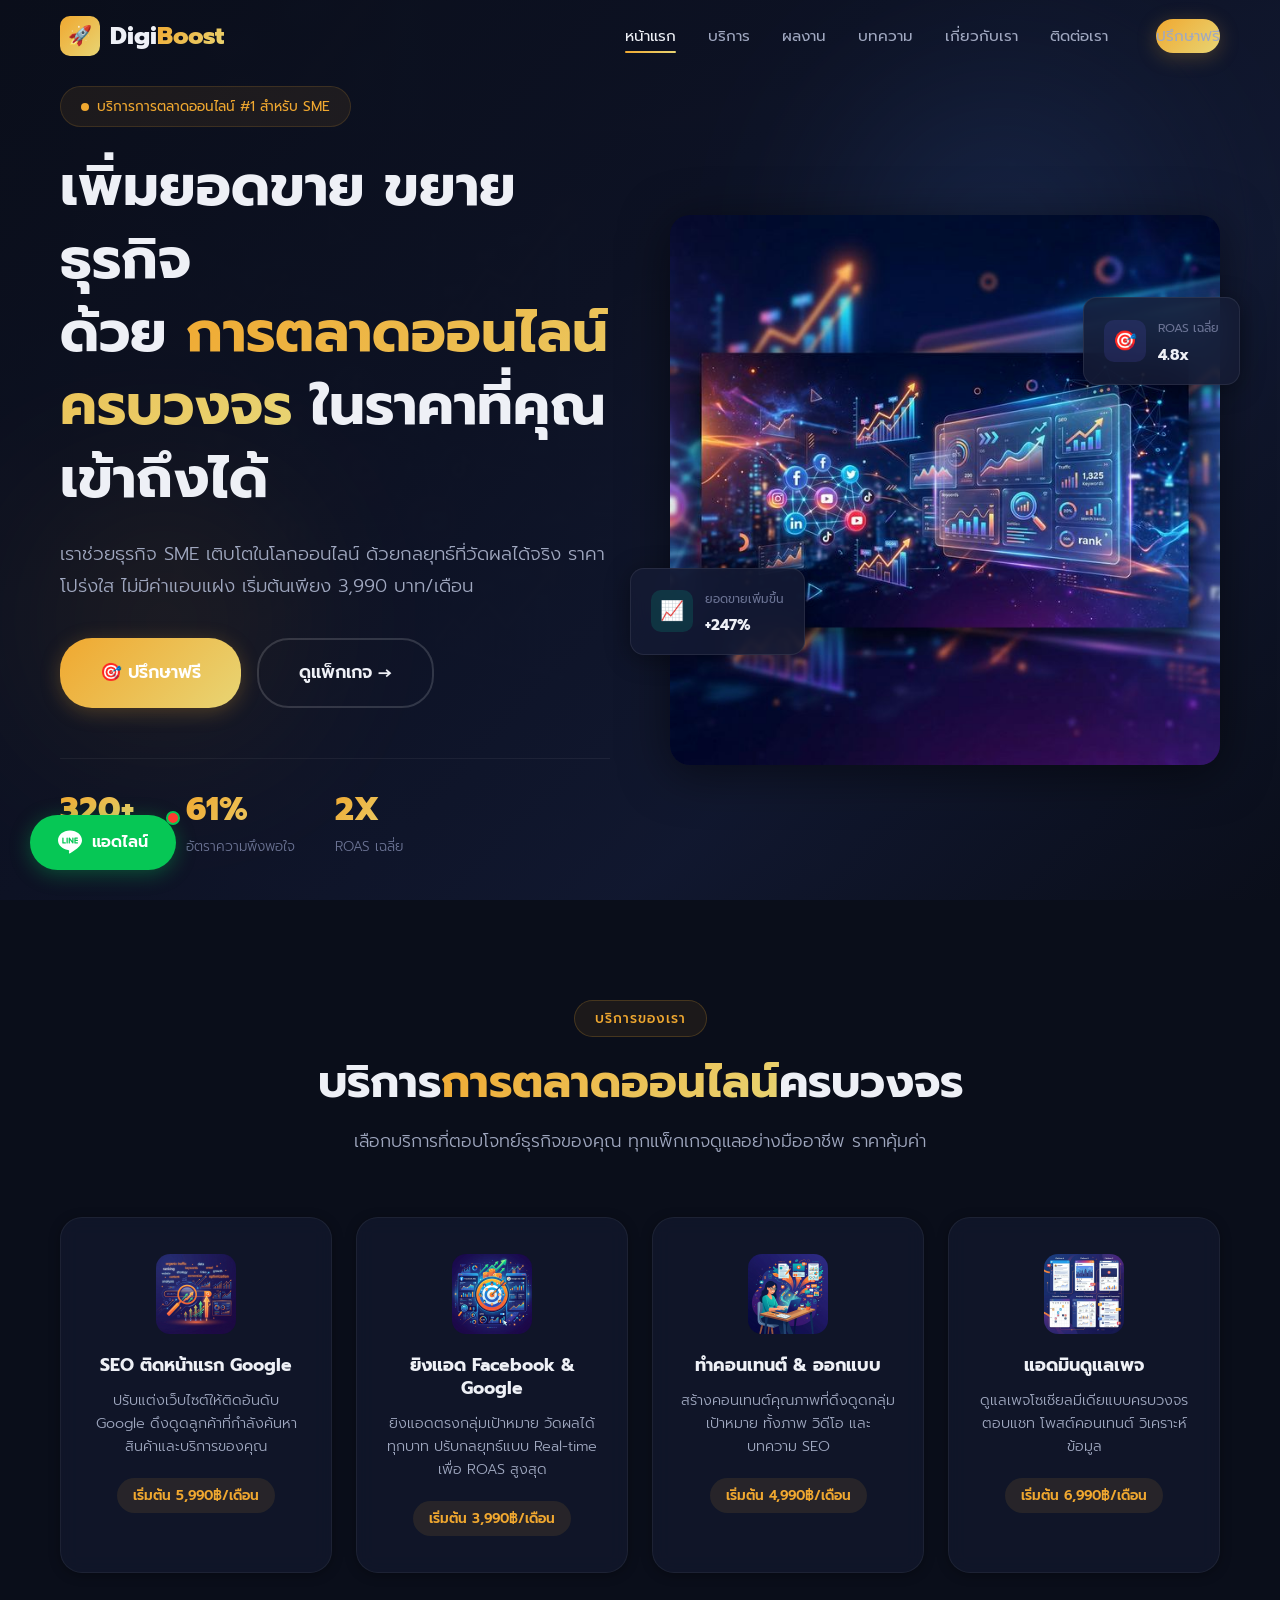
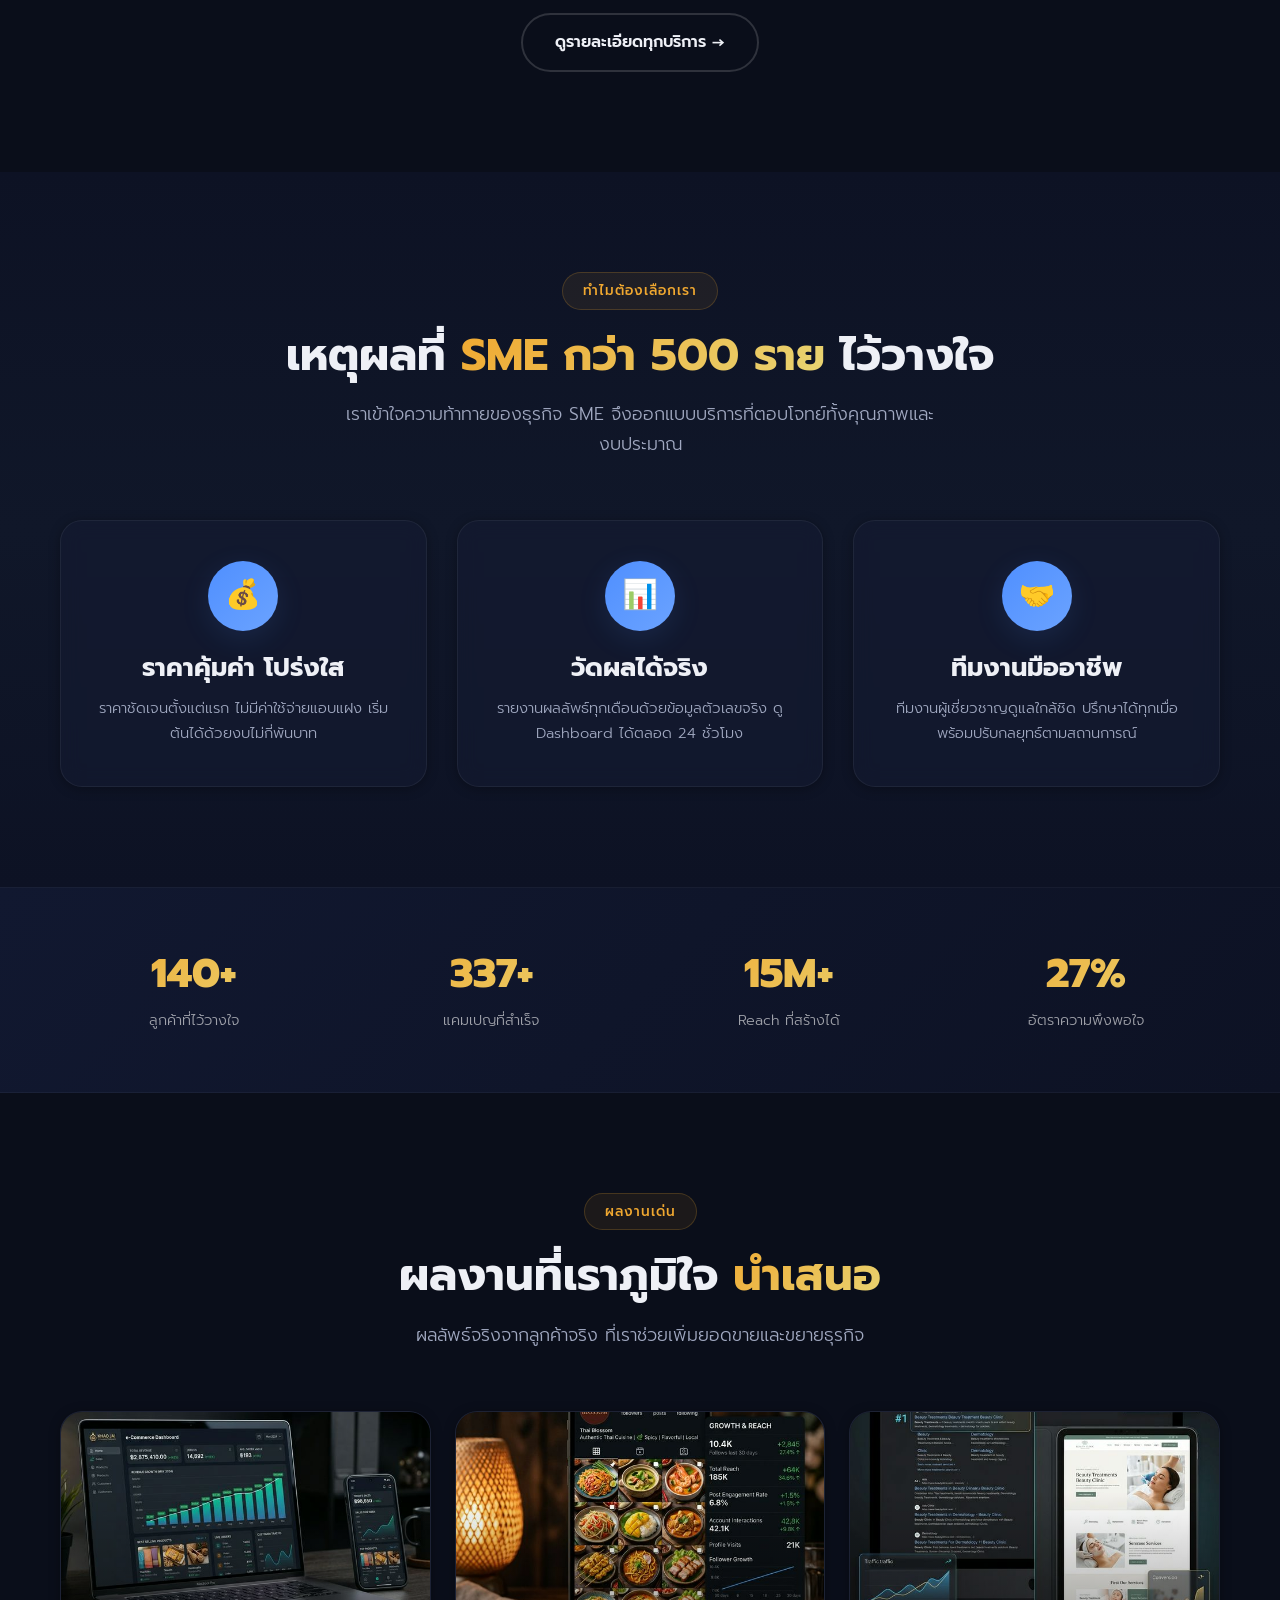
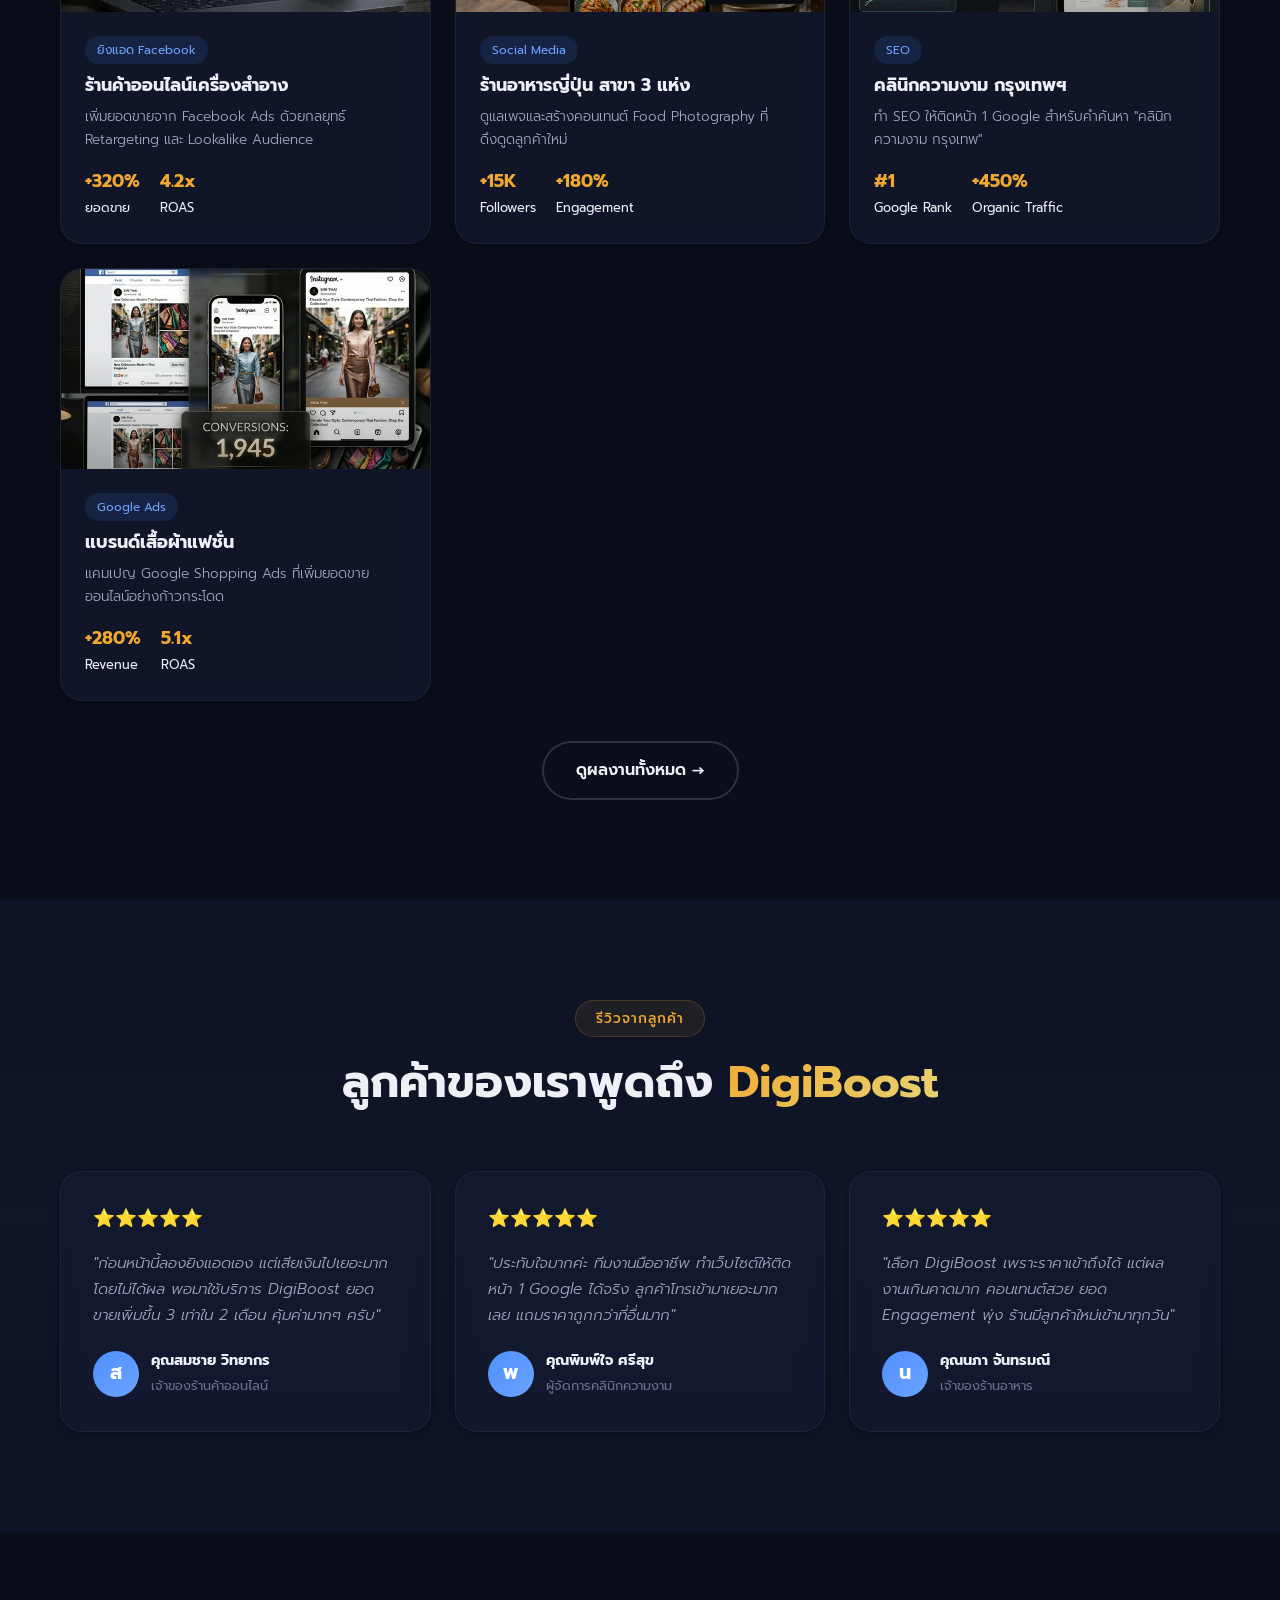
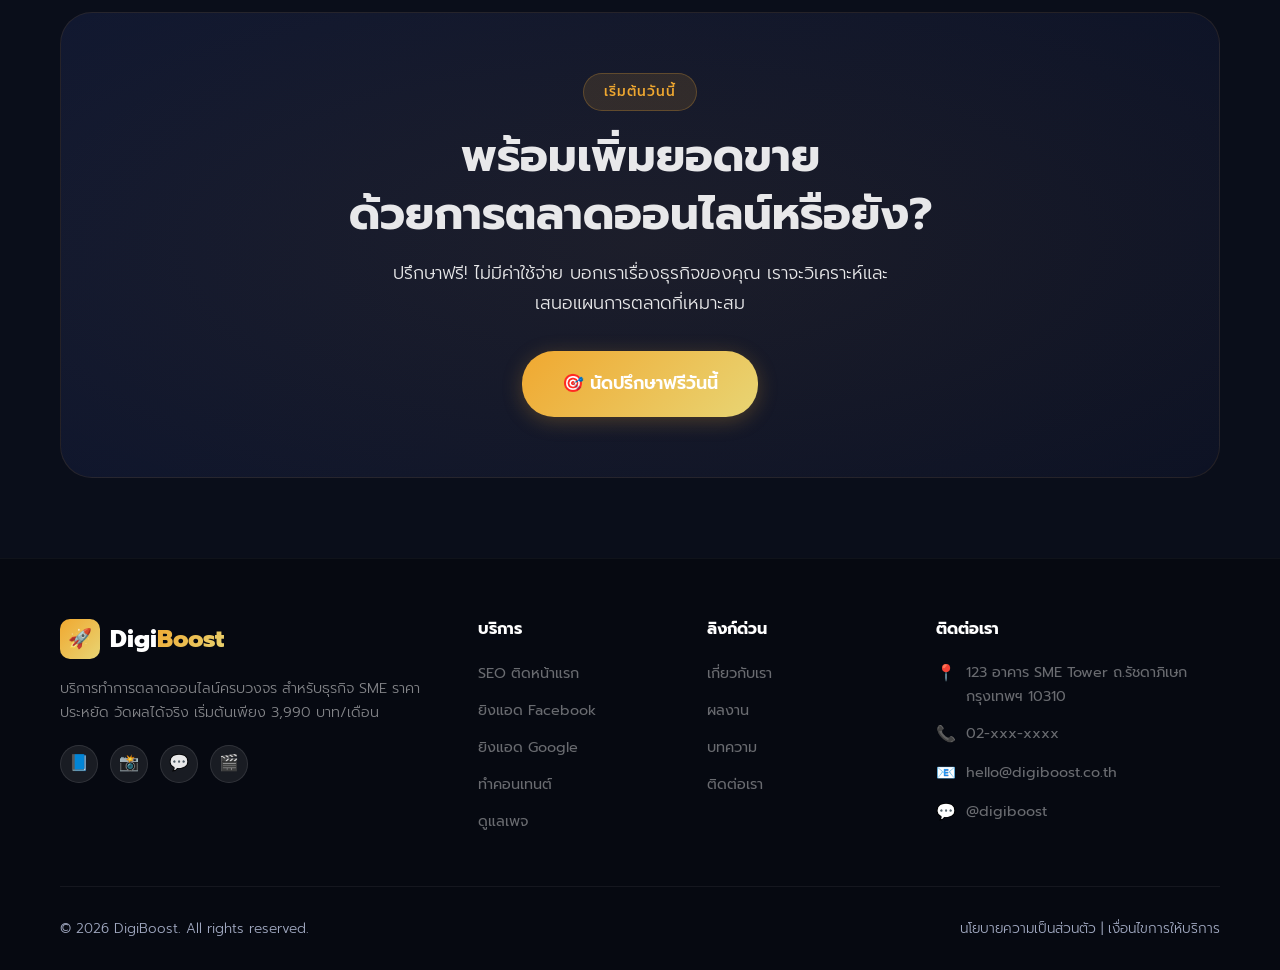
<file: index.html>
<!DOCTYPE html>
<html lang="th">
<head>
  <meta charset="UTF-8">
  <meta name="viewport" content="width=device-width, initial-scale=1.0">
  <title>DigiBoost — การตลาดออนไลน์ครบวงจร ราคาประหยัด สำหรับ SME</title>
  <meta name="description" content="บริการทำการตลาดออนไลน์ครบวงจร SEO, ยิงแอด Facebook/Google, ทำคอนเทนต์, ดูแลเพจ ราคาเริ่มต้น 3,990 บาท เพิ่มยอดขาย ขยายธุรกิจของคุณวันนี้">
  <meta name="keywords" content="รับทำการตลาดออนไลน์, รับยิงแอด ราคาถูก, บริษัทรับทำ SEO, การตลาดออนไลน์ SME, ดิจิทัลมาร์เก็ตติ้ง">
  <link rel="stylesheet" href="css/style.css">
  <link rel="icon" type="image/svg+xml" href="data:image/svg+xml,<svg xmlns='http://www.w3.org/2000/svg' viewBox='0 0 100 100'><text y='.9em' font-size='90'>🚀</text></svg>">
</head>
<body>

  <!-- Navigation -->
  <nav class="navbar" id="navbar">
    <div class="container">
      <a href="index.html" class="logo">
        <div class="logo-icon">🚀</div>
        <div class="logo-text">Digi<span class="highlight">Boost</span></div>
      </a>
      <ul class="nav-links" id="navLinks">
        <li><a href="index.html" class="active">หน้าแรก</a></li>
        <li><a href="services.html">บริการ</a></li>
        <li><a href="portfolio.html">ผลงาน</a></li>
        <li><a href="blog.html">บทความ</a></li>
        <li><a href="about.html">เกี่ยวกับเรา</a></li>
        <li><a href="contact.html">ติดต่อเรา</a></li>
        <li class="nav-cta"><a href="contact.html" class="btn btn-primary btn-sm">ปรึกษาฟรี</a></li>
      </ul>
      <div class="nav-toggle" id="navToggle">
        <span></span>
        <span></span>
        <span></span>
      </div>
    </div>
  </nav>

  <!-- Hero Section -->
  <section class="hero" id="hero">
    <div class="hero-bg">
      <img src="images/hero-bg.png" alt="Digital Marketing Background" loading="eager">
    </div>
    <div class="orb orb-1"></div>
    <div class="orb orb-2"></div>
    <div class="container">
      <div class="hero-content">
        <div class="hero-badge">
          <span class="dot"></span>
          <span>บริการการตลาดออนไลน์ #1 สำหรับ SME</span>
        </div>
        <h1>เพิ่มยอดขาย ขยายธุรกิจ<br>ด้วย<span class="gradient-text"> การตลาดออนไลน์<br>ครบวงจร</span> ในราคาที่คุณเข้าถึงได้</h1>
        <p>เราช่วยธุรกิจ SME เติบโตในโลกออนไลน์ ด้วยกลยุทธ์ที่วัดผลได้จริง ราคาโปร่งใส ไม่มีค่าแอบแฝง เริ่มต้นเพียง 3,990 บาท/เดือน</p>
        <div class="hero-buttons">
          <a href="contact.html" class="btn btn-primary btn-lg">🎯 ปรึกษาฟรี</a>
          <a href="services.html" class="btn btn-outline btn-lg">ดูแพ็กเกจ →</a>
        </div>
        <div class="hero-stats">
          <div class="stat-item">
            <h3><span data-target="500" class="counter-num">0</span>+</h3>
            <p>ลูกค้าที่ไว้วางใจ</p>
          </div>
          <div class="stat-item">
            <h3><span data-target="95" class="counter-num">0</span>%</h3>
            <p>อัตราความพึงพอใจ</p>
          </div>
          <div class="stat-item">
            <h3><span data-target="3" class="counter-num">0</span>X</h3>
            <p>ROAS เฉลี่ย</p>
          </div>
        </div>
      </div>
      <div class="hero-image">
        <img src="images/hero-bg.png" alt="Digital Marketing Analytics Dashboard" style="border-radius:20px;">
        <div class="hero-float-card card-1">
          <div class="icon green">📈</div>
          <div class="info">
            <span>ยอดขายเพิ่มขึ้น</span>
            <strong>+247%</strong>
          </div>
        </div>
        <div class="hero-float-card card-2">
          <div class="icon blue">🎯</div>
          <div class="info">
            <span>ROAS เฉลี่ย</span>
            <strong>4.8x</strong>
          </div>
        </div>
      </div>
    </div>
  </section>

  <!-- Services Overview -->
  <section class="services" id="services">
    <div class="container">
      <div class="section-header reveal">
        <span class="section-badge">บริการของเรา</span>
        <h2 class="section-title">บริการ<span class="gradient-text">การตลาดออนไลน์</span>ครบวงจร</h2>
        <p class="section-subtitle">เลือกบริการที่ตอบโจทย์ธุรกิจของคุณ ทุกแพ็กเกจดูแลอย่างมืออาชีพ ราคาคุ้มค่า</p>
      </div>
      <div class="services-grid">
        <div class="service-card reveal">
          <div class="icon-box">
            <img src="images/service-seo.png" alt="บริการ SEO">
          </div>
          <h3>SEO ติดหน้าแรก Google</h3>
          <p>ปรับแต่งเว็บไซต์ให้ติดอันดับ Google ดึงดูดลูกค้าที่กำลังค้นหาสินค้าและบริการของคุณ</p>
          <span class="price-tag">เริ่มต้น 5,990฿/เดือน</span>
        </div>
        <div class="service-card reveal">
          <div class="icon-box">
            <img src="images/service-ads.png" alt="บริการยิงแอด">
          </div>
          <h3>ยิงแอด Facebook & Google</h3>
          <p>ยิงแอดตรงกลุ่มเป้าหมาย วัดผลได้ทุกบาท ปรับกลยุทธ์แบบ Real-time เพื่อ ROAS สูงสุด</p>
          <span class="price-tag">เริ่มต้น 3,990฿/เดือน</span>
        </div>
        <div class="service-card reveal">
          <div class="icon-box">
            <img src="images/service-content.png" alt="บริการทำคอนเทนต์">
          </div>
          <h3>ทำคอนเทนต์ & ออกแบบ</h3>
          <p>สร้างคอนเทนต์คุณภาพที่ดึงดูดกลุ่มเป้าหมาย ทั้งภาพ วิดีโอ และบทความ SEO</p>
          <span class="price-tag">เริ่มต้น 4,990฿/เดือน</span>
        </div>
        <div class="service-card reveal">
          <div class="icon-box">
            <img src="images/service-social.png" alt="บริการดูแลเพจ">
          </div>
          <h3>แอดมินดูแลเพจ</h3>
          <p>ดูแลเพจโซเชียลมีเดียแบบครบวงจร ตอบแชท โพสต์คอนเทนต์ วิเคราะห์ข้อมูล</p>
          <span class="price-tag">เริ่มต้น 6,990฿/เดือน</span>
        </div>
      </div>
      <div style="text-align:center; margin-top:40px;" class="reveal">
        <a href="services.html" class="btn btn-outline">ดูรายละเอียดทุกบริการ →</a>
      </div>
    </div>
  </section>

  <!-- Why Choose Us -->
  <section class="why-us" id="why-us">
    <div class="container">
      <div class="section-header reveal">
        <span class="section-badge">ทำไมต้องเลือกเรา</span>
        <h2 class="section-title">เหตุผลที่ <span class="gradient-text">SME กว่า 500 ราย</span> ไว้วางใจ</h2>
        <p class="section-subtitle">เราเข้าใจความท้าทายของธุรกิจ SME จึงออกแบบบริการที่ตอบโจทย์ทั้งคุณภาพและงบประมาณ</p>
      </div>
      <div class="why-us-grid">
        <div class="why-card reveal">
          <div class="icon-circle">💰</div>
          <h3>ราคาคุ้มค่า โปร่งใส</h3>
          <p>ราคาชัดเจนตั้งแต่แรก ไม่มีค่าใช้จ่ายแอบแฝง เริ่มต้นได้ด้วยงบไม่กี่พันบาท</p>
        </div>
        <div class="why-card reveal">
          <div class="icon-circle">📊</div>
          <h3>วัดผลได้จริง</h3>
          <p>รายงานผลลัพธ์ทุกเดือนด้วยข้อมูลตัวเลขจริง ดู Dashboard ได้ตลอด 24 ชั่วโมง</p>
        </div>
        <div class="why-card reveal">
          <div class="icon-circle">🤝</div>
          <h3>ทีมงานมืออาชีพ</h3>
          <p>ทีมงานผู้เชี่ยวชาญดูแลใกล้ชิด ปรึกษาได้ทุกเมื่อ พร้อมปรับกลยุทธ์ตามสถานการณ์</p>
        </div>
      </div>
    </div>
  </section>

  <!-- Counter Section -->
  <section class="counter-section">
    <div class="container">
      <div class="counter-grid">
        <div class="counter-item reveal">
          <h3><span data-target="500" class="counter-num">0</span>+</h3>
          <p>ลูกค้าที่ไว้วางใจ</p>
        </div>
        <div class="counter-item reveal">
          <h3><span data-target="1200" class="counter-num">0</span>+</h3>
          <p>แคมเปญที่สำเร็จ</p>
        </div>
        <div class="counter-item reveal">
          <h3><span data-target="50" class="counter-num">0</span>M+</h3>
          <p>Reach ที่สร้างได้</p>
        </div>
        <div class="counter-item reveal">
          <h3><span data-target="95" class="counter-num">0</span>%</h3>
          <p>อัตราความพึงพอใจ</p>
        </div>
      </div>
    </div>
  </section>

  <!-- Portfolio Highlights -->
  <section class="portfolio" id="portfolio">
    <div class="container">
      <div class="section-header reveal">
        <span class="section-badge">ผลงานเด่น</span>
        <h2 class="section-title">ผลงานที่เราภูมิใจ<span class="gradient-text"> นำเสนอ</span></h2>
        <p class="section-subtitle">ผลลัพธ์จริงจากลูกค้าจริง ที่เราช่วยเพิ่มยอดขายและขยายธุรกิจ</p>
      </div>
      <div class="portfolio-grid">
        <div class="portfolio-card reveal">
          <div class="card-image">
            <img src="images/portfolio-ecommerce.png" alt="ผลงาน E-commerce">
            <div class="overlay"></div>
          </div>
          <div class="card-body">
            <span class="tag">ยิงแอด Facebook</span>
            <h3>ร้านค้าออนไลน์เครื่องสำอาง</h3>
            <p>เพิ่มยอดขายจาก Facebook Ads ด้วยกลยุทธ์ Retargeting และ Lookalike Audience</p>
            <div class="card-stats">
              <div class="stat">
                <strong>+320%</strong>
                <span>ยอดขาย</span>
              </div>
              <div class="stat">
                <strong>4.2x</strong>
                <span>ROAS</span>
              </div>
            </div>
          </div>
        </div>
        <div class="portfolio-card reveal">
          <div class="card-image">
            <img src="images/portfolio-restaurant.png" alt="ผลงานร้านอาหาร">
            <div class="overlay"></div>
          </div>
          <div class="card-body">
            <span class="tag">Social Media</span>
            <h3>ร้านอาหารญี่ปุ่น สาขา 3 แห่ง</h3>
            <p>ดูแลเพจและสร้างคอนเทนต์ Food Photography ที่ดึงดูดลูกค้าใหม่</p>
            <div class="card-stats">
              <div class="stat">
                <strong>+15K</strong>
                <span>Followers</span>
              </div>
              <div class="stat">
                <strong>+180%</strong>
                <span>Engagement</span>
              </div>
            </div>
          </div>
        </div>
        <div class="portfolio-card reveal">
          <div class="card-image">
            <img src="images/portfolio-clinic.png" alt="ผลงานคลินิกความงาม">
            <div class="overlay"></div>
          </div>
          <div class="card-body">
            <span class="tag">SEO</span>
            <h3>คลินิกความงาม กรุงเทพฯ</h3>
            <p>ทำ SEO ให้ติดหน้า 1 Google สำหรับคำค้นหา "คลินิกความงาม กรุงเทพ"</p>
            <div class="card-stats">
              <div class="stat">
                <strong>#1</strong>
                <span>Google Rank</span>
              </div>
              <div class="stat">
                <strong>+450%</strong>
                <span>Organic Traffic</span>
              </div>
            </div>
          </div>
        </div>
        <div class="portfolio-card reveal">
          <div class="card-image">
            <img src="images/portfolio-fashion.png" alt="ผลงานแฟชั่น">
            <div class="overlay"></div>
          </div>
          <div class="card-body">
            <span class="tag">Google Ads</span>
            <h3>แบรนด์เสื้อผ้าแฟชั่น</h3>
            <p>แคมเปญ Google Shopping Ads ที่เพิ่มยอดขายออนไลน์อย่างก้าวกระโดด</p>
            <div class="card-stats">
              <div class="stat">
                <strong>+280%</strong>
                <span>Revenue</span>
              </div>
              <div class="stat">
                <strong>5.1x</strong>
                <span>ROAS</span>
              </div>
            </div>
          </div>
        </div>
      </div>
      <div style="text-align:center; margin-top:40px;" class="reveal">
        <a href="portfolio.html" class="btn btn-outline">ดูผลงานทั้งหมด →</a>
      </div>
    </div>
  </section>

  <!-- Testimonials -->
  <section class="testimonials" id="testimonials">
    <div class="container">
      <div class="section-header reveal">
        <span class="section-badge">รีวิวจากลูกค้า</span>
        <h2 class="section-title">ลูกค้าของเราพูดถึง<span class="gradient-text"> DigiBoost</span></h2>
      </div>
      <div class="testimonials-grid">
        <div class="testimonial-card reveal">
          <div class="stars">⭐⭐⭐⭐⭐</div>
          <p class="quote">"ก่อนหน้านี้ลองยิงแอดเอง แต่เสียเงินไปเยอะมากโดยไม่ได้ผล พอมาใช้บริการ DigiBoost ยอดขายเพิ่มขึ้น 3 เท่าใน 2 เดือน คุ้มค่ามากๆ ครับ"</p>
          <div class="author">
            <div class="author-avatar">ส</div>
            <div class="author-info">
              <strong>คุณสมชาย วิทยากร</strong>
              <span>เจ้าของร้านค้าออนไลน์</span>
            </div>
          </div>
        </div>
        <div class="testimonial-card reveal">
          <div class="stars">⭐⭐⭐⭐⭐</div>
          <p class="quote">"ประทับใจมากค่ะ ทีมงานมืออาชีพ ทำเว็บไซต์ให้ติดหน้า 1 Google ได้จริง ลูกค้าโทรเข้ามาเยอะมากเลย แถมราคาถูกกว่าที่อื่นมาก"</p>
          <div class="author">
            <div class="author-avatar">พ</div>
            <div class="author-info">
              <strong>คุณพิมพ์ใจ ศรีสุข</strong>
              <span>ผู้จัดการคลินิกความงาม</span>
            </div>
          </div>
        </div>
        <div class="testimonial-card reveal">
          <div class="stars">⭐⭐⭐⭐⭐</div>
          <p class="quote">"เลือก DigiBoost เพราะราคาเข้าถึงได้ แต่ผลงานเกินคาดมาก คอนเทนต์สวย ยอด Engagement พุ่ง ร้านมีลูกค้าใหม่เข้ามาทุกวัน"</p>
          <div class="author">
            <div class="author-avatar">น</div>
            <div class="author-info">
              <strong>คุณนภา จันทรมณี</strong>
              <span>เจ้าของร้านอาหาร</span>
            </div>
          </div>
        </div>
      </div>
    </div>
  </section>

  <!-- CTA Section -->
  <section class="cta-section">
    <div class="container">
      <div class="cta-box reveal">
        <span class="section-badge">เริ่มต้นวันนี้</span>
        <h2>พร้อมเพิ่มยอดขาย<br><span class="gradient-text">ด้วยการตลาดออนไลน์</span>หรือยัง?</h2>
        <p>ปรึกษาฟรี! ไม่มีค่าใช้จ่าย บอกเราเรื่องธุรกิจของคุณ เราจะวิเคราะห์และเสนอแผนการตลาดที่เหมาะสม</p>
        <a href="contact.html" class="btn btn-primary btn-lg">🎯 นัดปรึกษาฟรีวันนี้</a>
      </div>
    </div>
  </section>

  <!-- Footer -->
  <footer class="footer">
    <div class="container">
      <div class="footer-grid">
        <div class="footer-brand">
          <a href="index.html" class="logo">
            <div class="logo-icon">🚀</div>
            <div class="logo-text">Digi<span class="highlight">Boost</span></div>
          </a>
          <p>บริการทำการตลาดออนไลน์ครบวงจร สำหรับธุรกิจ SME ราคาประหยัด วัดผลได้จริง เริ่มต้นเพียง 3,990 บาท/เดือน</p>
          <div class="footer-social">
            <a href="#" aria-label="Facebook">📘</a>
            <a href="#" aria-label="Instagram">📸</a>
            <a href="#" aria-label="Line">💬</a>
            <a href="#" aria-label="YouTube">🎬</a>
          </div>
        </div>
        <div>
          <h4>บริการ</h4>
          <ul class="footer-links">
            <li><a href="services.html">SEO ติดหน้าแรก</a></li>
            <li><a href="services.html">ยิงแอด Facebook</a></li>
            <li><a href="services.html">ยิงแอด Google</a></li>
            <li><a href="services.html">ทำคอนเทนต์</a></li>
            <li><a href="services.html">ดูแลเพจ</a></li>
          </ul>
        </div>
        <div>
          <h4>ลิงก์ด่วน</h4>
          <ul class="footer-links">
            <li><a href="about.html">เกี่ยวกับเรา</a></li>
            <li><a href="portfolio.html">ผลงาน</a></li>
            <li><a href="blog.html">บทความ</a></li>
            <li><a href="contact.html">ติดต่อเรา</a></li>
          </ul>
        </div>
        <div>
          <h4>ติดต่อเรา</h4>
          <ul class="footer-contact">
            <li><span class="icon">📍</span> 123 อาคาร SME Tower ถ.รัชดาภิเษก กรุงเทพฯ 10310</li>
            <li><span class="icon">📞</span> 02-xxx-xxxx</li>
            <li><span class="icon">📧</span> hello@digiboost.co.th</li>
            <li><span class="icon">💬</span> @digiboost</li>
          </ul>
        </div>
      </div>
      <div class="footer-bottom">
        <p>&copy; 2026 DigiBoost. All rights reserved.</p>
        <p>นโยบายความเป็นส่วนตัว | เงื่อนไขการให้บริการ</p>
      </div>
    </div>
  </footer>

  <!-- Back to Top -->
  <button class="back-to-top" id="backToTop" aria-label="Back to top">↑</button>

  <!-- LINE Floating Button -->
  <a href="https://line.me/R/ti/p/@digiboost" target="_blank" class="line-float-btn" id="lineBtn" aria-label="Add LINE">
    <span class="line-pulse"></span>
    <svg viewBox="0 0 24 24" xmlns="http://www.w3.org/2000/svg"><path d="M19.365 9.863c.349 0 .63.285.63.631 0 .345-.281.63-.63.63H17.61v1.125h1.755c.349 0 .63.283.63.63 0 .344-.281.629-.63.629h-2.386c-.345 0-.627-.285-.627-.629V8.108c0-.345.282-.63.63-.63h2.386c.346 0 .627.285.627.63 0 .349-.281.63-.63.63H17.61v1.125h1.755zm-3.855 3.016c0 .27-.174.51-.432.596-.064.021-.133.031-.199.031-.211 0-.391-.09-.51-.25l-2.443-3.317v2.94c0 .344-.279.629-.631.629-.346 0-.626-.285-.626-.629V8.108c0-.27.173-.51.43-.595.06-.023.136-.033.194-.033.195 0 .375.104.495.254l2.462 3.33V8.108c0-.345.282-.63.63-.63.345 0 .63.285.63.63v4.771zm-5.741 0c0 .344-.282.629-.631.629-.345 0-.627-.285-.627-.629V8.108c0-.345.282-.63.63-.63.346 0 .628.285.628.63v4.771zm-2.466.629H4.917c-.345 0-.63-.285-.63-.629V8.108c0-.345.285-.63.63-.63.348 0 .63.285.63.63v4.141h1.756c.348 0 .629.283.629.63 0 .344-.282.629-.629.629M24 10.314C24 4.943 18.615.572 12 .572S0 4.943 0 10.314c0 4.811 4.27 8.842 10.035 9.608.391.082.923.258 1.058.59.12.301.079.766.038 1.08l-.164 1.02c-.045.301-.24 1.186 1.049.645 1.291-.539 6.916-4.078 9.436-6.975C23.176 14.393 24 12.458 24 10.314"/></svg>
    แอดไลน์
  </a>

  <script src="js/script.js"></script>
</body>
</html>
</file>
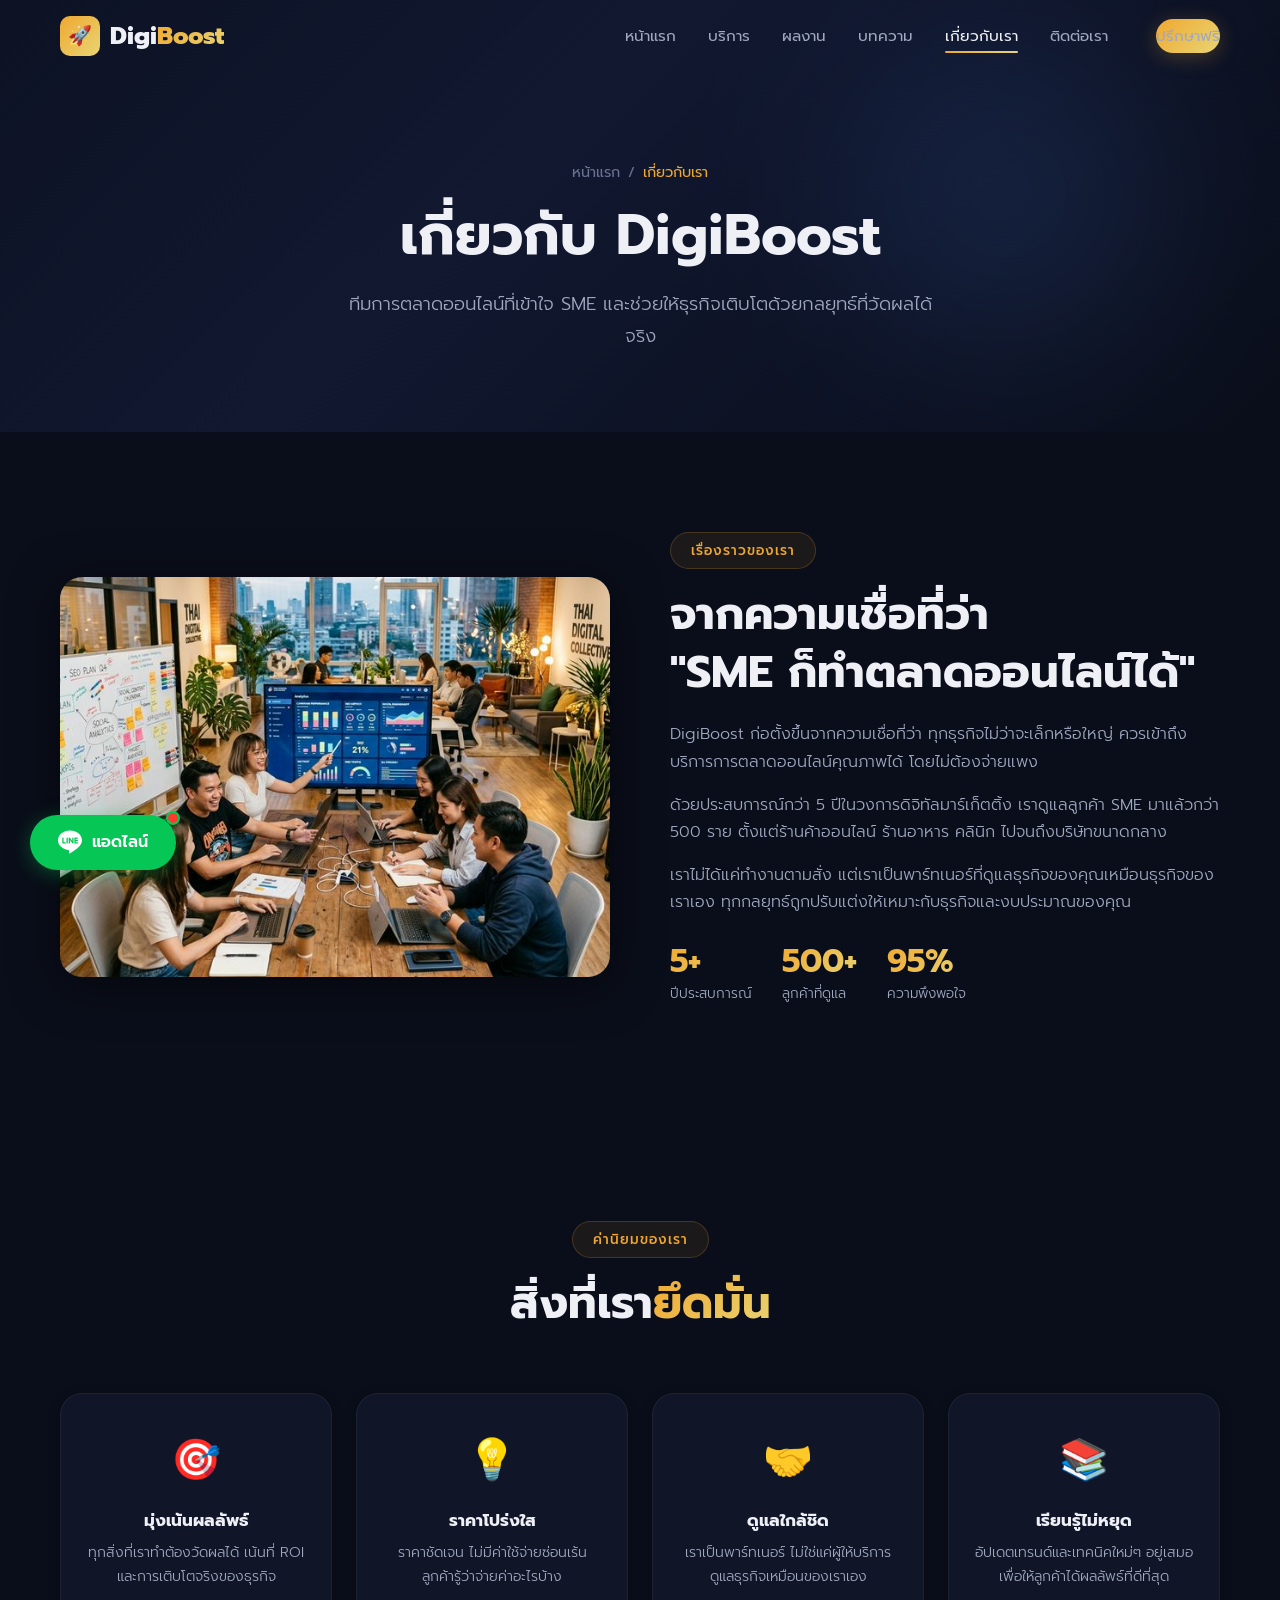
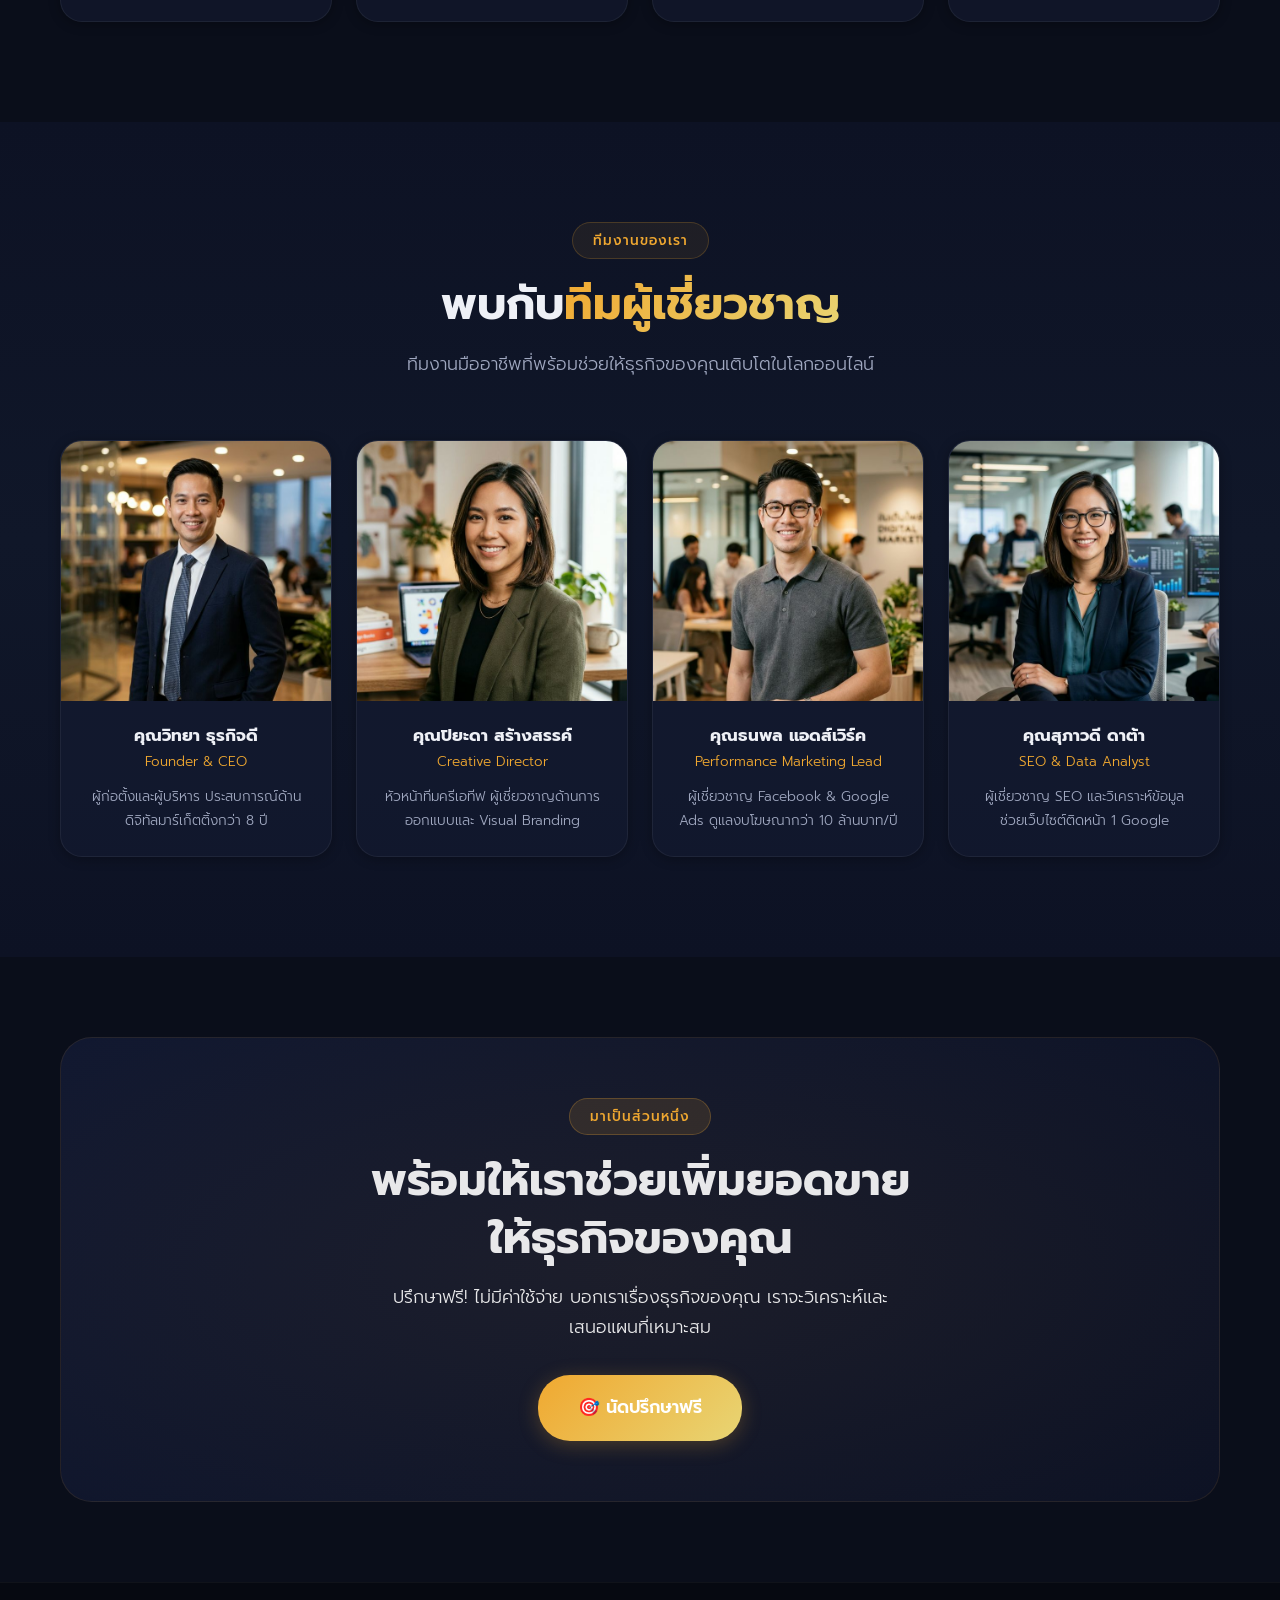
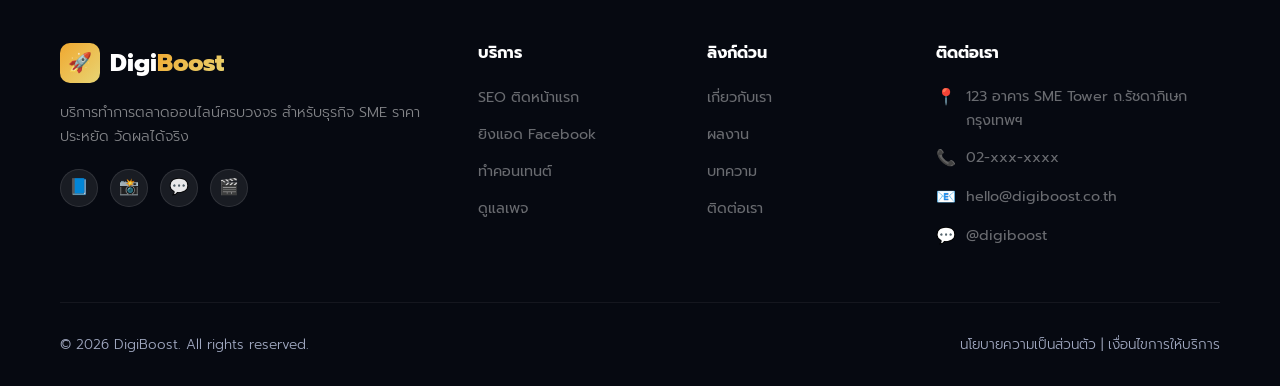
<file: about.html>
<!DOCTYPE html>
<html lang="th">
<head>
  <meta charset="UTF-8">
  <meta name="viewport" content="width=device-width, initial-scale=1.0">
  <title>เกี่ยวกับเรา — DigiBoost ทีมการตลาดออนไลน์มืออาชีพ</title>
  <meta name="description" content="ทำความรู้จัก DigiBoost ทีมการตลาดออนไลน์ที่ช่วย SME กว่า 500 ราย เพิ่มยอดขายด้วยกลยุทธ์ดิจิทัลมาร์เก็ตติ้งราคาประหยัด">
  <link rel="stylesheet" href="css/style.css">
  <link rel="icon" type="image/svg+xml" href="data:image/svg+xml,<svg xmlns='http://www.w3.org/2000/svg' viewBox='0 0 100 100'><text y='.9em' font-size='90'>🚀</text></svg>">
</head>
<body>

  <!-- Navigation -->
  <nav class="navbar" id="navbar">
    <div class="container">
      <a href="index.html" class="logo">
        <div class="logo-icon">🚀</div>
        <div class="logo-text">Digi<span class="highlight">Boost</span></div>
      </a>
      <ul class="nav-links" id="navLinks">
        <li><a href="index.html">หน้าแรก</a></li>
        <li><a href="services.html">บริการ</a></li>
        <li><a href="portfolio.html">ผลงาน</a></li>
        <li><a href="blog.html">บทความ</a></li>
        <li><a href="about.html" class="active">เกี่ยวกับเรา</a></li>
        <li><a href="contact.html">ติดต่อเรา</a></li>
        <li class="nav-cta"><a href="contact.html" class="btn btn-primary btn-sm">ปรึกษาฟรี</a></li>
      </ul>
      <div class="nav-toggle" id="navToggle">
        <span></span><span></span><span></span>
      </div>
    </div>
  </nav>

  <!-- Page Header -->
  <section class="page-header">
    <div class="orb orb-1"></div>
    <div class="container">
      <div class="breadcrumb">
        <a href="index.html">หน้าแรก</a>
        <span class="separator">/</span>
        <span class="current">เกี่ยวกับเรา</span>
      </div>
      <h1>เกี่ยวกับ<span class="gradient-text"> DigiBoost</span></h1>
      <p>ทีมการตลาดออนไลน์ที่เข้าใจ SME และช่วยให้ธุรกิจเติบโตด้วยกลยุทธ์ที่วัดผลได้จริง</p>
    </div>
  </section>

  <!-- About Story -->
  <section class="about-story">
    <div class="container">
      <div class="about-grid reveal">
        <div class="about-image">
          <img src="images/about-office.png" alt="ทีมงาน DigiBoost">
        </div>
        <div class="about-content">
          <span class="section-badge">เรื่องราวของเรา</span>
          <h2>จากความเชื่อที่ว่า<br><span class="gradient-text">"SME ก็ทำตลาดออนไลน์ได้"</span></h2>
          <p>DigiBoost ก่อตั้งขึ้นจากความเชื่อที่ว่า ทุกธุรกิจไม่ว่าจะเล็กหรือใหญ่ ควรเข้าถึงบริการการตลาดออนไลน์คุณภาพได้ โดยไม่ต้องจ่ายแพง</p>
          <p>ด้วยประสบการณ์กว่า 5 ปีในวงการดิจิทัลมาร์เก็ตติ้ง เราดูแลลูกค้า SME มาแล้วกว่า 500 ราย ตั้งแต่ร้านค้าออนไลน์ ร้านอาหาร คลินิก ไปจนถึงบริษัทขนาดกลาง</p>
          <p>เราไม่ได้แค่ทำงานตามสั่ง แต่เราเป็นพาร์ทเนอร์ที่ดูแลธุรกิจของคุณเหมือนธุรกิจของเราเอง ทุกกลยุทธ์ถูกปรับแต่งให้เหมาะกับธุรกิจและงบประมาณของคุณ</p>
          <div style="display:flex;gap:30px;margin-top:24px;">
            <div>
              <h3 style="font-size:2rem;background:var(--gradient-text);-webkit-background-clip:text;-webkit-text-fill-color:transparent;">5+</h3>
              <p style="font-size:0.85rem;">ปีประสบการณ์</p>
            </div>
            <div>
              <h3 style="font-size:2rem;background:var(--gradient-text);-webkit-background-clip:text;-webkit-text-fill-color:transparent;">500+</h3>
              <p style="font-size:0.85rem;">ลูกค้าที่ดูแล</p>
            </div>
            <div>
              <h3 style="font-size:2rem;background:var(--gradient-text);-webkit-background-clip:text;-webkit-text-fill-color:transparent;">95%</h3>
              <p style="font-size:0.85rem;">ความพึงพอใจ</p>
            </div>
          </div>
        </div>
      </div>
    </div>
  </section>

  <!-- Values -->
  <section class="values">
    <div class="container">
      <div class="section-header reveal">
        <span class="section-badge">ค่านิยมของเรา</span>
        <h2 class="section-title">สิ่งที่เรา<span class="gradient-text">ยึดมั่น</span></h2>
      </div>
      <div class="values-grid">
        <div class="value-card reveal">
          <div class="icon">🎯</div>
          <h3>มุ่งเน้นผลลัพธ์</h3>
          <p>ทุกสิ่งที่เราทำต้องวัดผลได้ เน้นที่ ROI และการเติบโตจริงของธุรกิจ</p>
        </div>
        <div class="value-card reveal">
          <div class="icon">💡</div>
          <h3>ราคาโปร่งใส</h3>
          <p>ราคาชัดเจน ไม่มีค่าใช้จ่ายซ่อนเร้น ลูกค้ารู้ว่าจ่ายค่าอะไรบ้าง</p>
        </div>
        <div class="value-card reveal">
          <div class="icon">🤝</div>
          <h3>ดูแลใกล้ชิด</h3>
          <p>เราเป็นพาร์ทเนอร์ ไม่ใช่แค่ผู้ให้บริการ ดูแลธุรกิจเหมือนของเราเอง</p>
        </div>
        <div class="value-card reveal">
          <div class="icon">📚</div>
          <h3>เรียนรู้ไม่หยุด</h3>
          <p>อัปเดตเทรนด์และเทคนิคใหม่ๆ อยู่เสมอ เพื่อให้ลูกค้าได้ผลลัพธ์ที่ดีที่สุด</p>
        </div>
      </div>
    </div>
  </section>

  <!-- Team -->
  <section class="team">
    <div class="container">
      <div class="section-header reveal">
        <span class="section-badge">ทีมงานของเรา</span>
        <h2 class="section-title">พบกับ<span class="gradient-text">ทีมผู้เชี่ยวชาญ</span></h2>
        <p class="section-subtitle">ทีมงานมืออาชีพที่พร้อมช่วยให้ธุรกิจของคุณเติบโตในโลกออนไลน์</p>
      </div>
      <div class="team-grid">
        <div class="team-card reveal">
          <div class="team-photo">
            <img src="images/team-ceo.png" alt="คุณวิทยา ดิจิทัลบูสต์">
          </div>
          <div class="team-info">
            <h3>คุณวิทยา ธุรกิจดี</h3>
            <p class="role">Founder & CEO</p>
            <p>ผู้ก่อตั้งและผู้บริหาร ประสบการณ์ด้านดิจิทัลมาร์เก็ตติ้งกว่า 8 ปี</p>
          </div>
        </div>
        <div class="team-card reveal">
          <div class="team-photo">
            <img src="images/team-designer.png" alt="คุณปิยะดา ครีเอทีฟ">
          </div>
          <div class="team-info">
            <h3>คุณปิยะดา สร้างสรรค์</h3>
            <p class="role">Creative Director</p>
            <p>หัวหน้าทีมครีเอทีฟ ผู้เชี่ยวชาญด้านการออกแบบและ Visual Branding</p>
          </div>
        </div>
        <div class="team-card reveal">
          <div class="team-photo">
            <img src="images/team-marketer.png" alt="คุณธนพล แอดส์">
          </div>
          <div class="team-info">
            <h3>คุณธนพล แอดส์เวิร์ค</h3>
            <p class="role">Performance Marketing Lead</p>
            <p>ผู้เชี่ยวชาญ Facebook & Google Ads ดูแลงบโฆษณากว่า 10 ล้านบาท/ปี</p>
          </div>
        </div>
        <div class="team-card reveal">
          <div class="team-photo">
            <img src="images/team-analyst.png" alt="คุณสุภาวดี เอสอีโอ">
          </div>
          <div class="team-info">
            <h3>คุณสุภาวดี ดาต้า</h3>
            <p class="role">SEO & Data Analyst</p>
            <p>ผู้เชี่ยวชาญ SEO และวิเคราะห์ข้อมูล ช่วยเว็บไซต์ติดหน้า 1 Google</p>
          </div>
        </div>
      </div>
    </div>
  </section>

  <!-- CTA -->
  <section class="cta-section">
    <div class="container">
      <div class="cta-box reveal">
        <span class="section-badge">มาเป็นส่วนหนึ่ง</span>
        <h2>พร้อมให้เรา<span class="gradient-text">ช่วยเพิ่มยอดขาย</span><br>ให้ธุรกิจของคุณ</h2>
        <p>ปรึกษาฟรี! ไม่มีค่าใช้จ่าย บอกเราเรื่องธุรกิจของคุณ เราจะวิเคราะห์และเสนอแผนที่เหมาะสม</p>
        <a href="contact.html" class="btn btn-primary btn-lg">🎯 นัดปรึกษาฟรี</a>
      </div>
    </div>
  </section>

  <!-- Footer -->
  <footer class="footer">
    <div class="container">
      <div class="footer-grid">
        <div class="footer-brand">
          <a href="index.html" class="logo">
            <div class="logo-icon">🚀</div>
            <div class="logo-text">Digi<span class="highlight">Boost</span></div>
          </a>
          <p>บริการทำการตลาดออนไลน์ครบวงจร สำหรับธุรกิจ SME ราคาประหยัด วัดผลได้จริง</p>
          <div class="footer-social">
            <a href="#" aria-label="Facebook">📘</a>
            <a href="#" aria-label="Instagram">📸</a>
            <a href="#" aria-label="Line">💬</a>
            <a href="#" aria-label="YouTube">🎬</a>
          </div>
        </div>
        <div>
          <h4>บริการ</h4>
          <ul class="footer-links">
            <li><a href="services.html">SEO ติดหน้าแรก</a></li>
            <li><a href="services.html">ยิงแอด Facebook</a></li>
            <li><a href="services.html">ทำคอนเทนต์</a></li>
            <li><a href="services.html">ดูแลเพจ</a></li>
          </ul>
        </div>
        <div>
          <h4>ลิงก์ด่วน</h4>
          <ul class="footer-links">
            <li><a href="about.html">เกี่ยวกับเรา</a></li>
            <li><a href="portfolio.html">ผลงาน</a></li>
            <li><a href="blog.html">บทความ</a></li>
            <li><a href="contact.html">ติดต่อเรา</a></li>
          </ul>
        </div>
        <div>
          <h4>ติดต่อเรา</h4>
          <ul class="footer-contact">
            <li><span class="icon">📍</span> 123 อาคาร SME Tower ถ.รัชดาภิเษก กรุงเทพฯ</li>
            <li><span class="icon">📞</span> 02-xxx-xxxx</li>
            <li><span class="icon">📧</span> hello@digiboost.co.th</li>
            <li><span class="icon">💬</span> @digiboost</li>
          </ul>
        </div>
      </div>
      <div class="footer-bottom">
        <p>&copy; 2026 DigiBoost. All rights reserved.</p>
        <p>นโยบายความเป็นส่วนตัว | เงื่อนไขการให้บริการ</p>
      </div>
    </div>
  </footer>

  <button class="back-to-top" id="backToTop" aria-label="Back to top">↑</button>
  <a href="https://line.me/R/ti/p/@digiboost" target="_blank" class="line-float-btn" aria-label="Add LINE"><span class="line-pulse"></span><svg viewBox="0 0 24 24" xmlns="http://www.w3.org/2000/svg"><path d="M19.365 9.863c.349 0 .63.285.63.631 0 .345-.281.63-.63.63H17.61v1.125h1.755c.349 0 .63.283.63.63 0 .344-.281.629-.63.629h-2.386c-.345 0-.627-.285-.627-.629V8.108c0-.345.282-.63.63-.63h2.386c.346 0 .627.285.627.63 0 .349-.281.63-.63.63H17.61v1.125h1.755zm-3.855 3.016c0 .27-.174.51-.432.596-.064.021-.133.031-.199.031-.211 0-.391-.09-.51-.25l-2.443-3.317v2.94c0 .344-.279.629-.631.629-.346 0-.626-.285-.626-.629V8.108c0-.27.173-.51.43-.595.06-.023.136-.033.194-.033.195 0 .375.104.495.254l2.462 3.33V8.108c0-.345.282-.63.63-.63.345 0 .63.285.63.63v4.771zm-5.741 0c0 .344-.282.629-.631.629-.345 0-.627-.285-.627-.629V8.108c0-.345.282-.63.63-.63.346 0 .628.285.628.63v4.771zm-2.466.629H4.917c-.345 0-.63-.285-.63-.629V8.108c0-.345.285-.63.63-.63.348 0 .63.285.63.63v4.141h1.756c.348 0 .629.283.629.63 0 .344-.282.629-.629.629M24 10.314C24 4.943 18.615.572 12 .572S0 4.943 0 10.314c0 4.811 4.27 8.842 10.035 9.608.391.082.923.258 1.058.59.12.301.079.766.038 1.08l-.164 1.02c-.045.301-.24 1.186 1.049.645 1.291-.539 6.916-4.078 9.436-6.975C23.176 14.393 24 12.458 24 10.314"/></svg>แอดไลน์</a>
  <script src="js/script.js"></script>
</body>
</html>
</file>
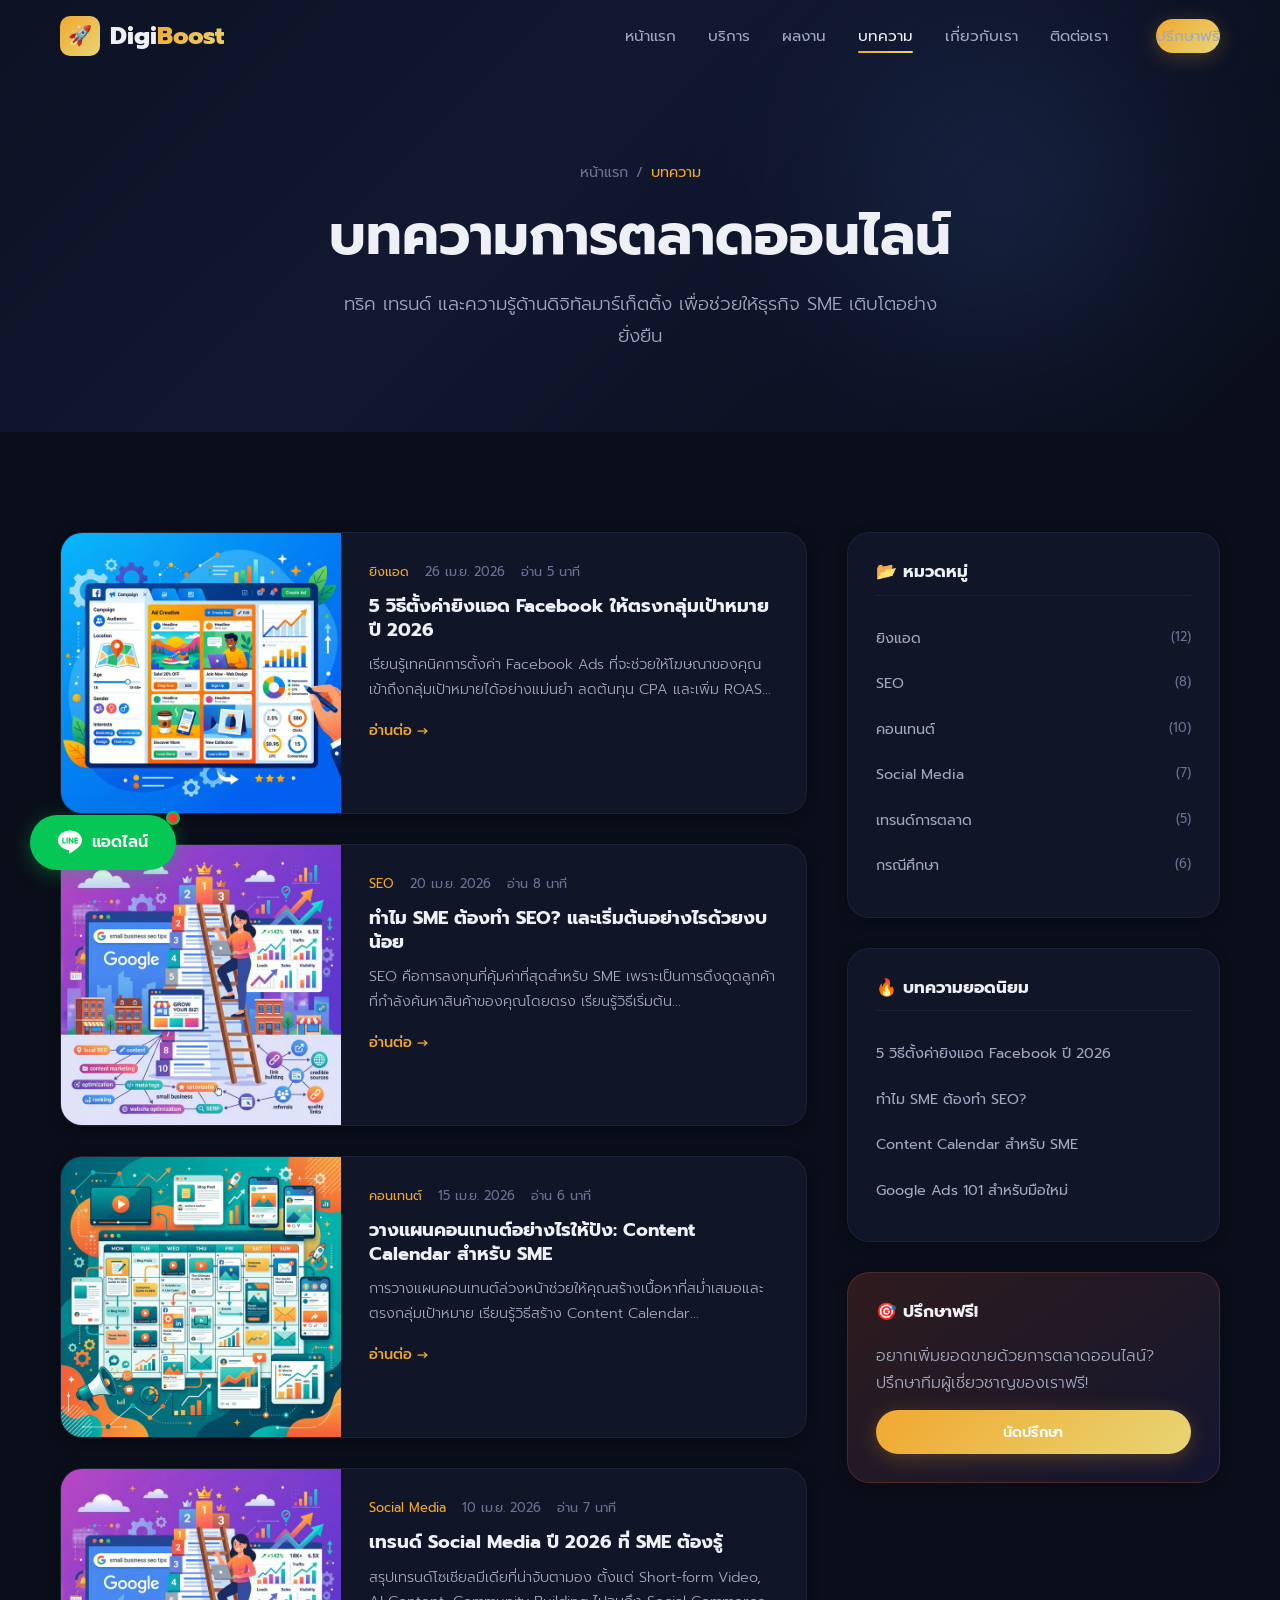
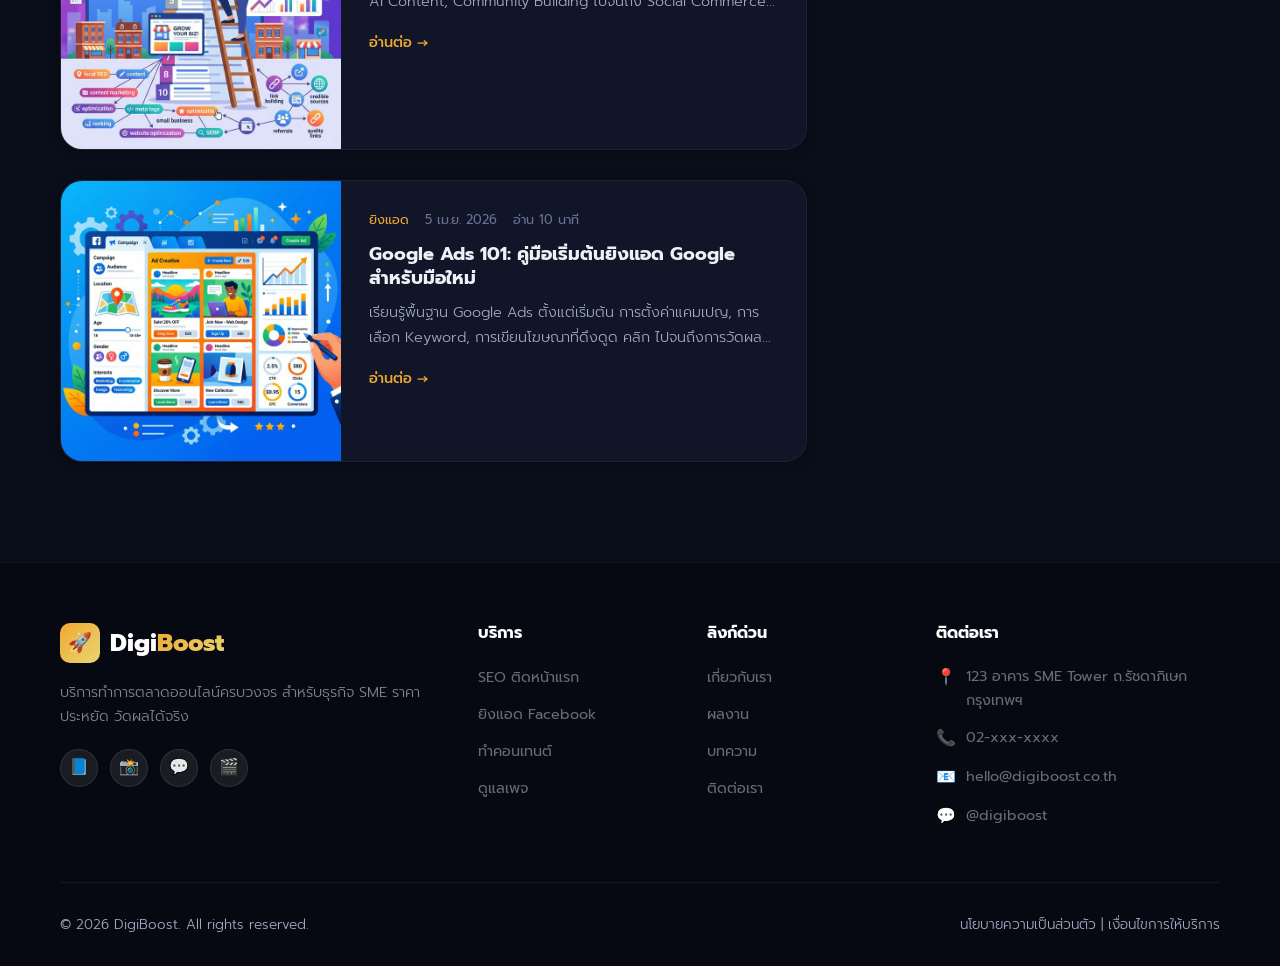
<file: blog.html>
<!DOCTYPE html>
<html lang="th">
<head>
  <meta charset="UTF-8">
  <meta name="viewport" content="width=device-width, initial-scale=1.0">
  <title>บทความและข่าวสาร — DigiBoost Blog การตลาดออนไลน์</title>
  <meta name="description" content="บทความ ทริค และเทรนด์การตลาดออนไลน์ SEO, ยิงแอด, คอนเทนต์ สำหรับ SME โดย DigiBoost">
  <link rel="stylesheet" href="css/style.css">
  <link rel="icon" type="image/svg+xml" href="data:image/svg+xml,<svg xmlns='http://www.w3.org/2000/svg' viewBox='0 0 100 100'><text y='.9em' font-size='90'>🚀</text></svg>">
</head>
<body>

  <!-- Navigation -->
  <nav class="navbar" id="navbar">
    <div class="container">
      <a href="index.html" class="logo">
        <div class="logo-icon">🚀</div>
        <div class="logo-text">Digi<span class="highlight">Boost</span></div>
      </a>
      <ul class="nav-links" id="navLinks">
        <li><a href="index.html">หน้าแรก</a></li>
        <li><a href="services.html">บริการ</a></li>
        <li><a href="portfolio.html">ผลงาน</a></li>
        <li><a href="blog.html" class="active">บทความ</a></li>
        <li><a href="about.html">เกี่ยวกับเรา</a></li>
        <li><a href="contact.html">ติดต่อเรา</a></li>
        <li class="nav-cta"><a href="contact.html" class="btn btn-primary btn-sm">ปรึกษาฟรี</a></li>
      </ul>
      <div class="nav-toggle" id="navToggle">
        <span></span><span></span><span></span>
      </div>
    </div>
  </nav>

  <!-- Page Header -->
  <section class="page-header">
    <div class="orb orb-1"></div>
    <div class="container">
      <div class="breadcrumb">
        <a href="index.html">หน้าแรก</a>
        <span class="separator">/</span>
        <span class="current">บทความ</span>
      </div>
      <h1>บทความ<span class="gradient-text">การตลาดออนไลน์</span></h1>
      <p>ทริค เทรนด์ และความรู้ด้านดิจิทัลมาร์เก็ตติ้ง เพื่อช่วยให้ธุรกิจ SME เติบโตอย่างยั่งยืน</p>
    </div>
  </section>

  <!-- Blog Section -->
  <section class="blog-section">
    <div class="container">
      <div class="blog-grid">
        <!-- Blog Posts -->
        <div class="blog-posts">
          <!-- Post 1 -->
          <article class="blog-card reveal">
            <div class="blog-image">
              <img src="images/blog-facebook-ads.png" alt="ตั้งค่ายิงแอด Facebook">
            </div>
            <div class="blog-content">
              <div class="blog-meta">
                <span class="category">ยิงแอด</span>
                <span>26 เม.ย. 2026</span>
                <span>อ่าน 5 นาที</span>
              </div>
              <h3>5 วิธีตั้งค่ายิงแอด Facebook ให้ตรงกลุ่มเป้าหมาย ปี 2026</h3>
              <p class="excerpt">เรียนรู้เทคนิคการตั้งค่า Facebook Ads ที่จะช่วยให้โฆษณาของคุณเข้าถึงกลุ่มเป้าหมายได้อย่างแม่นยำ ลดต้นทุน CPA และเพิ่ม ROAS...</p>
              <a href="#" class="read-more">อ่านต่อ →</a>
            </div>
          </article>

          <!-- Post 2 -->
          <article class="blog-card reveal">
            <div class="blog-image">
              <img src="images/blog-seo-tips.png" alt="SEO สำหรับ SME">
            </div>
            <div class="blog-content">
              <div class="blog-meta">
                <span class="category">SEO</span>
                <span>20 เม.ย. 2026</span>
                <span>อ่าน 8 นาที</span>
              </div>
              <h3>ทำไม SME ต้องทำ SEO? และเริ่มต้นอย่างไรด้วยงบน้อย</h3>
              <p class="excerpt">SEO คือการลงทุนที่คุ้มค่าที่สุดสำหรับ SME เพราะเป็นการดึงดูดลูกค้าที่กำลังค้นหาสินค้าของคุณโดยตรง เรียนรู้วิธีเริ่มต้น...</p>
              <a href="#" class="read-more">อ่านต่อ →</a>
            </div>
          </article>

          <!-- Post 3 -->
          <article class="blog-card reveal">
            <div class="blog-image">
              <img src="images/blog-content-strategy.png" alt="Content Strategy">
            </div>
            <div class="blog-content">
              <div class="blog-meta">
                <span class="category">คอนเทนต์</span>
                <span>15 เม.ย. 2026</span>
                <span>อ่าน 6 นาที</span>
              </div>
              <h3>วางแผนคอนเทนต์อย่างไรให้ปัง: Content Calendar สำหรับ SME</h3>
              <p class="excerpt">การวางแผนคอนเทนต์ล่วงหน้าช่วยให้คุณสร้างเนื้อหาที่สม่ำเสมอและตรงกลุ่มเป้าหมาย เรียนรู้วิธีสร้าง Content Calendar...</p>
              <a href="#" class="read-more">อ่านต่อ →</a>
            </div>
          </article>

          <!-- Post 4 -->
          <article class="blog-card reveal">
            <div class="blog-image">
              <img src="images/blog-seo-tips.png" alt="เทรนด์โซเชียลมีเดีย">
            </div>
            <div class="blog-content">
              <div class="blog-meta">
                <span class="category">Social Media</span>
                <span>10 เม.ย. 2026</span>
                <span>อ่าน 7 นาที</span>
              </div>
              <h3>เทรนด์ Social Media ปี 2026 ที่ SME ต้องรู้</h3>
              <p class="excerpt">สรุปเทรนด์โซเชียลมีเดียที่น่าจับตามอง ตั้งแต่ Short-form Video, AI Content, Community Building ไปจนถึง Social Commerce...</p>
              <a href="#" class="read-more">อ่านต่อ →</a>
            </div>
          </article>

          <!-- Post 5 -->
          <article class="blog-card reveal">
            <div class="blog-image">
              <img src="images/blog-facebook-ads.png" alt="Google Ads 101">
            </div>
            <div class="blog-content">
              <div class="blog-meta">
                <span class="category">ยิงแอด</span>
                <span>5 เม.ย. 2026</span>
                <span>อ่าน 10 นาที</span>
              </div>
              <h3>Google Ads 101: คู่มือเริ่มต้นยิงแอด Google สำหรับมือใหม่</h3>
              <p class="excerpt">เรียนรู้พื้นฐาน Google Ads ตั้งแต่เริ่มต้น การตั้งค่าแคมเปญ, การเลือก Keyword, การเขียนโฆษณาที่ดึงดูด คลิก ไปจนถึงการวัดผล...</p>
              <a href="#" class="read-more">อ่านต่อ →</a>
            </div>
          </article>
        </div>

        <!-- Sidebar -->
        <aside class="blog-sidebar">
          <div class="sidebar-widget reveal">
            <h4>📂 หมวดหมู่</h4>
            <ul class="category-list">
              <li><a href="#">ยิงแอด</a> <span class="count">(12)</span></li>
              <li><a href="#">SEO</a> <span class="count">(8)</span></li>
              <li><a href="#">คอนเทนต์</a> <span class="count">(10)</span></li>
              <li><a href="#">Social Media</a> <span class="count">(7)</span></li>
              <li><a href="#">เทรนด์การตลาด</a> <span class="count">(5)</span></li>
              <li><a href="#">กรณีศึกษา</a> <span class="count">(6)</span></li>
            </ul>
          </div>

          <div class="sidebar-widget reveal">
            <h4>🔥 บทความยอดนิยม</h4>
            <ul class="category-list">
              <li><a href="#">5 วิธีตั้งค่ายิงแอด Facebook ปี 2026</a></li>
              <li><a href="#">ทำไม SME ต้องทำ SEO?</a></li>
              <li><a href="#">Content Calendar สำหรับ SME</a></li>
              <li><a href="#">Google Ads 101 สำหรับมือใหม่</a></li>
            </ul>
          </div>

          <div class="sidebar-widget reveal" style="background: linear-gradient(145deg, rgba(255,107,53,0.15), rgba(108,92,231,0.1)); border-color: rgba(255,107,53,0.2);">
            <h4 style="border:none;padding:0;">🎯 ปรึกษาฟรี!</h4>
            <p style="margin: 12px 0;">อยากเพิ่มยอดขายด้วยการตลาดออนไลน์? ปรึกษาทีมผู้เชี่ยวชาญของเราฟรี!</p>
            <a href="contact.html" class="btn btn-primary btn-sm" style="width:100%;justify-content:center;">นัดปรึกษา</a>
          </div>
        </aside>
      </div>
    </div>
  </section>

  <!-- Footer -->
  <footer class="footer">
    <div class="container">
      <div class="footer-grid">
        <div class="footer-brand">
          <a href="index.html" class="logo">
            <div class="logo-icon">🚀</div>
            <div class="logo-text">Digi<span class="highlight">Boost</span></div>
          </a>
          <p>บริการทำการตลาดออนไลน์ครบวงจร สำหรับธุรกิจ SME ราคาประหยัด วัดผลได้จริง</p>
          <div class="footer-social">
            <a href="#" aria-label="Facebook">📘</a>
            <a href="#" aria-label="Instagram">📸</a>
            <a href="#" aria-label="Line">💬</a>
            <a href="#" aria-label="YouTube">🎬</a>
          </div>
        </div>
        <div>
          <h4>บริการ</h4>
          <ul class="footer-links">
            <li><a href="services.html">SEO ติดหน้าแรก</a></li>
            <li><a href="services.html">ยิงแอด Facebook</a></li>
            <li><a href="services.html">ทำคอนเทนต์</a></li>
            <li><a href="services.html">ดูแลเพจ</a></li>
          </ul>
        </div>
        <div>
          <h4>ลิงก์ด่วน</h4>
          <ul class="footer-links">
            <li><a href="about.html">เกี่ยวกับเรา</a></li>
            <li><a href="portfolio.html">ผลงาน</a></li>
            <li><a href="blog.html">บทความ</a></li>
            <li><a href="contact.html">ติดต่อเรา</a></li>
          </ul>
        </div>
        <div>
          <h4>ติดต่อเรา</h4>
          <ul class="footer-contact">
            <li><span class="icon">📍</span> 123 อาคาร SME Tower ถ.รัชดาภิเษก กรุงเทพฯ</li>
            <li><span class="icon">📞</span> 02-xxx-xxxx</li>
            <li><span class="icon">📧</span> hello@digiboost.co.th</li>
            <li><span class="icon">💬</span> @digiboost</li>
          </ul>
        </div>
      </div>
      <div class="footer-bottom">
        <p>&copy; 2026 DigiBoost. All rights reserved.</p>
        <p>นโยบายความเป็นส่วนตัว | เงื่อนไขการให้บริการ</p>
      </div>
    </div>
  </footer>

  <button class="back-to-top" id="backToTop" aria-label="Back to top">↑</button>
  <a href="https://line.me/R/ti/p/@digiboost" target="_blank" class="line-float-btn" aria-label="Add LINE"><span class="line-pulse"></span><svg viewBox="0 0 24 24" xmlns="http://www.w3.org/2000/svg"><path d="M19.365 9.863c.349 0 .63.285.63.631 0 .345-.281.63-.63.63H17.61v1.125h1.755c.349 0 .63.283.63.63 0 .344-.281.629-.63.629h-2.386c-.345 0-.627-.285-.627-.629V8.108c0-.345.282-.63.63-.63h2.386c.346 0 .627.285.627.63 0 .349-.281.63-.63.63H17.61v1.125h1.755zm-3.855 3.016c0 .27-.174.51-.432.596-.064.021-.133.031-.199.031-.211 0-.391-.09-.51-.25l-2.443-3.317v2.94c0 .344-.279.629-.631.629-.346 0-.626-.285-.626-.629V8.108c0-.27.173-.51.43-.595.06-.023.136-.033.194-.033.195 0 .375.104.495.254l2.462 3.33V8.108c0-.345.282-.63.63-.63.345 0 .63.285.63.63v4.771zm-5.741 0c0 .344-.282.629-.631.629-.345 0-.627-.285-.627-.629V8.108c0-.345.282-.63.63-.63.346 0 .628.285.628.63v4.771zm-2.466.629H4.917c-.345 0-.63-.285-.63-.629V8.108c0-.345.285-.63.63-.63.348 0 .63.285.63.63v4.141h1.756c.348 0 .629.283.629.63 0 .344-.282.629-.629.629M24 10.314C24 4.943 18.615.572 12 .572S0 4.943 0 10.314c0 4.811 4.27 8.842 10.035 9.608.391.082.923.258 1.058.59.12.301.079.766.038 1.08l-.164 1.02c-.045.301-.24 1.186 1.049.645 1.291-.539 6.916-4.078 9.436-6.975C23.176 14.393 24 12.458 24 10.314"/></svg>แอดไลน์</a>
  <script src="js/script.js"></script>
</body>
</html>
</file>
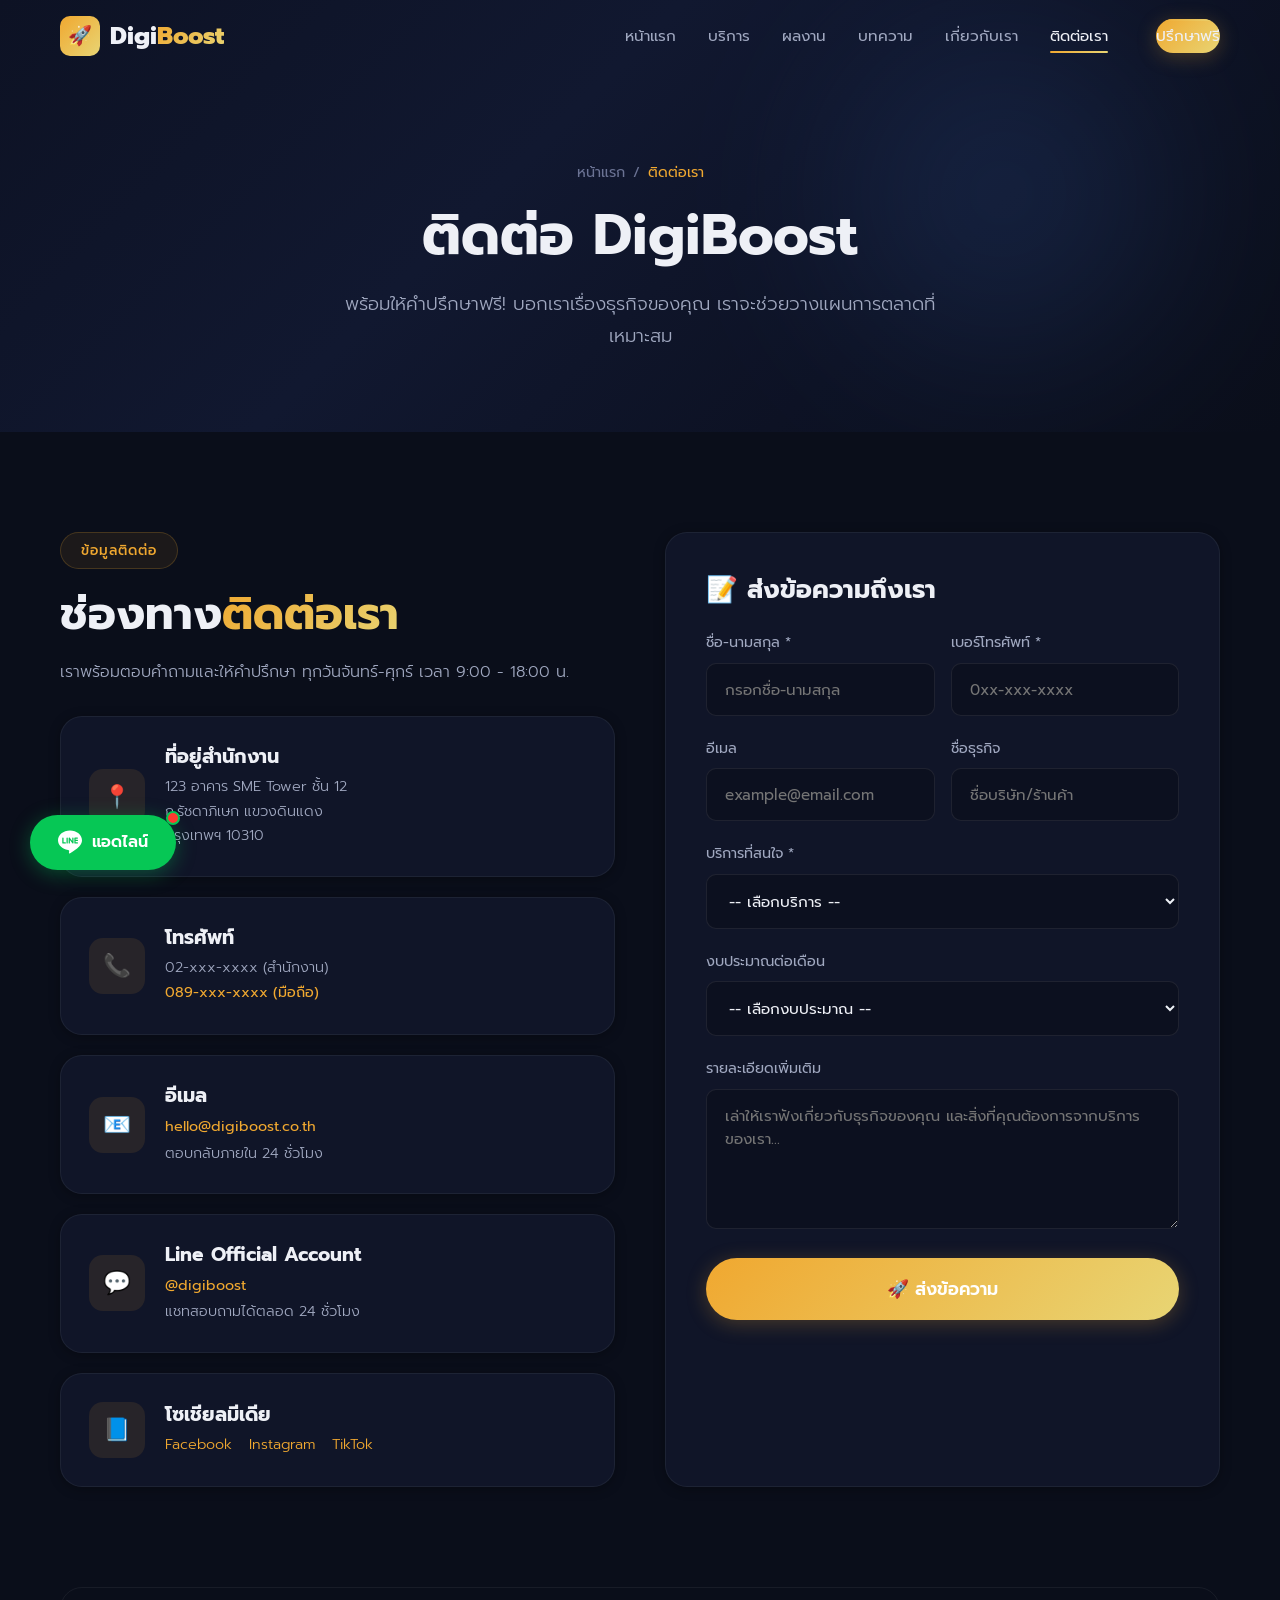
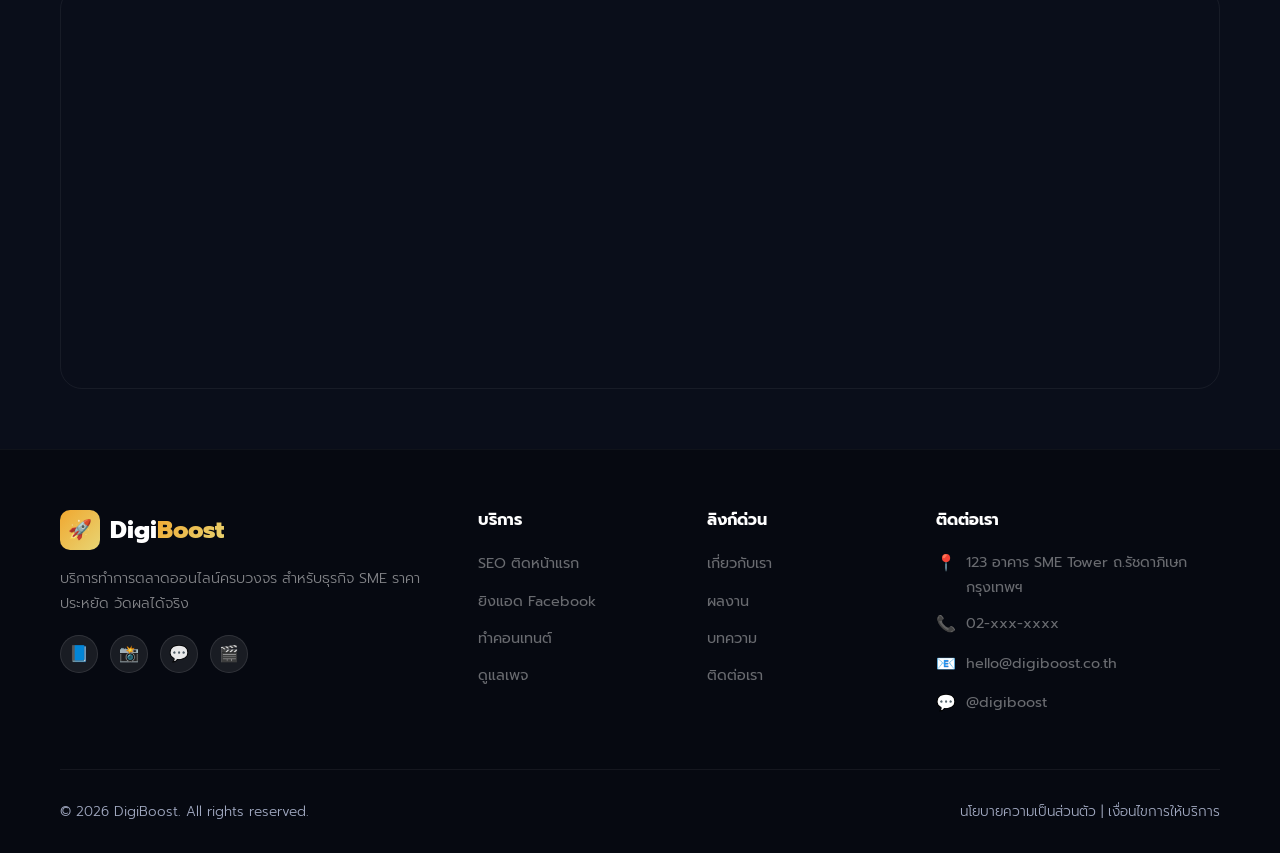
<file: contact.html>
<!DOCTYPE html>
<html lang="th">
<head>
  <meta charset="UTF-8">
  <meta name="viewport" content="width=device-width, initial-scale=1.0">
  <title>ติดต่อเรา — DigiBoost ปรึกษาการตลาดออนไลน์ฟรี</title>
  <meta name="description" content="ติดต่อ DigiBoost ปรึกษาการตลาดออนไลน์ฟรี! SEO, ยิงแอด, ทำคอนเทนต์ ราคาประหยัด โทร 02-xxx-xxxx หรือ Line @digiboost">
  <link rel="stylesheet" href="css/style.css">
  <link rel="icon" type="image/svg+xml" href="data:image/svg+xml,<svg xmlns='http://www.w3.org/2000/svg' viewBox='0 0 100 100'><text y='.9em' font-size='90'>🚀</text></svg>">
</head>
<body>

  <!-- Navigation -->
  <nav class="navbar" id="navbar">
    <div class="container">
      <a href="index.html" class="logo">
        <div class="logo-icon">🚀</div>
        <div class="logo-text">Digi<span class="highlight">Boost</span></div>
      </a>
      <ul class="nav-links" id="navLinks">
        <li><a href="index.html">หน้าแรก</a></li>
        <li><a href="services.html">บริการ</a></li>
        <li><a href="portfolio.html">ผลงาน</a></li>
        <li><a href="blog.html">บทความ</a></li>
        <li><a href="about.html">เกี่ยวกับเรา</a></li>
        <li><a href="contact.html" class="active">ติดต่อเรา</a></li>
        <li class="nav-cta"><a href="contact.html" class="btn btn-primary btn-sm">ปรึกษาฟรี</a></li>
      </ul>
      <div class="nav-toggle" id="navToggle">
        <span></span><span></span><span></span>
      </div>
    </div>
  </nav>

  <!-- Page Header -->
  <section class="page-header">
    <div class="orb orb-1"></div>
    <div class="container">
      <div class="breadcrumb">
        <a href="index.html">หน้าแรก</a>
        <span class="separator">/</span>
        <span class="current">ติดต่อเรา</span>
      </div>
      <h1>ติดต่อ<span class="gradient-text"> DigiBoost</span></h1>
      <p>พร้อมให้คำปรึกษาฟรี! บอกเราเรื่องธุรกิจของคุณ เราจะช่วยวางแผนการตลาดที่เหมาะสม</p>
    </div>
  </section>

  <!-- Contact Section -->
  <section class="contact-section">
    <div class="container">
      <div class="contact-grid">
        <!-- Contact Info -->
        <div>
          <div class="section-header reveal" style="text-align:left;margin-bottom:30px;">
            <span class="section-badge">ข้อมูลติดต่อ</span>
            <h2 class="section-title">ช่องทาง<span class="gradient-text">ติดต่อเรา</span></h2>
            <p style="max-width:100%;">เราพร้อมตอบคำถามและให้คำปรึกษา ทุกวันจันทร์-ศุกร์ เวลา 9:00 - 18:00 น.</p>
          </div>
          <div class="contact-info-cards">
            <div class="contact-card reveal">
              <div class="icon">📍</div>
              <div>
                <h4>ที่อยู่สำนักงาน</h4>
                <p>123 อาคาร SME Tower ชั้น 12<br>ถ.รัชดาภิเษก แขวงดินแดง<br>กรุงเทพฯ 10310</p>
              </div>
            </div>
            <div class="contact-card reveal">
              <div class="icon">📞</div>
              <div>
                <h4>โทรศัพท์</h4>
                <p>02-xxx-xxxx (สำนักงาน)</p>
                <a href="tel:0891234567">089-xxx-xxxx (มือถือ)</a>
              </div>
            </div>
            <div class="contact-card reveal">
              <div class="icon">📧</div>
              <div>
                <h4>อีเมล</h4>
                <a href="mailto:hello@digiboost.co.th">hello@digiboost.co.th</a>
                <p>ตอบกลับภายใน 24 ชั่วโมง</p>
              </div>
            </div>
            <div class="contact-card reveal">
              <div class="icon">💬</div>
              <div>
                <h4>Line Official Account</h4>
                <a href="#">@digiboost</a>
                <p>แชทสอบถามได้ตลอด 24 ชั่วโมง</p>
              </div>
            </div>
            <div class="contact-card reveal">
              <div class="icon">📘</div>
              <div>
                <h4>โซเชียลมีเดีย</h4>
                <p>
                  <a href="#" style="margin-right:12px;">Facebook</a>
                  <a href="#" style="margin-right:12px;">Instagram</a>
                  <a href="#">TikTok</a>
                </p>
              </div>
            </div>
          </div>
        </div>

        <!-- Contact Form -->
        <div class="contact-form-wrapper reveal">
          <h3>📝 ส่งข้อความถึงเรา</h3>
          <form id="contactForm">
            <div class="form-row">
              <div class="form-group">
                <label for="name">ชื่อ-นามสกุล *</label>
                <input type="text" id="name" name="name" placeholder="กรอกชื่อ-นามสกุล" required>
              </div>
              <div class="form-group">
                <label for="phone">เบอร์โทรศัพท์ *</label>
                <input type="tel" id="phone" name="phone" placeholder="0xx-xxx-xxxx" required>
              </div>
            </div>
            <div class="form-row">
              <div class="form-group">
                <label for="email">อีเมล</label>
                <input type="email" id="email" name="email" placeholder="example@email.com">
              </div>
              <div class="form-group">
                <label for="company">ชื่อธุรกิจ</label>
                <input type="text" id="company" name="company" placeholder="ชื่อบริษัท/ร้านค้า">
              </div>
            </div>
            <div class="form-group">
              <label for="service">บริการที่สนใจ *</label>
              <select id="service" name="service" required>
                <option value="">-- เลือกบริการ --</option>
                <option value="seo">SEO ติดหน้าแรก Google</option>
                <option value="facebook-ads">ยิงแอด Facebook</option>
                <option value="google-ads">ยิงแอด Google</option>
                <option value="content">ทำคอนเทนต์ & ออกแบบ</option>
                <option value="social-media">ดูแลเพจ Social Media</option>
                <option value="all">ต้องการทุกบริการ (แพ็กเกจ)</option>
                <option value="other">อื่นๆ</option>
              </select>
            </div>
            <div class="form-group">
              <label for="budget">งบประมาณต่อเดือน</label>
              <select id="budget" name="budget">
                <option value="">-- เลือกงบประมาณ --</option>
                <option value="3000-5000">3,000 - 5,000 บาท</option>
                <option value="5000-10000">5,000 - 10,000 บาท</option>
                <option value="10000-20000">10,000 - 20,000 บาท</option>
                <option value="20000+">20,000 บาทขึ้นไป</option>
              </select>
            </div>
            <div class="form-group">
              <label for="message">รายละเอียดเพิ่มเติม</label>
              <textarea id="message" name="message" placeholder="เล่าให้เราฟังเกี่ยวกับธุรกิจของคุณ และสิ่งที่คุณต้องการจากบริการของเรา..."></textarea>
            </div>
            <button type="submit" class="btn btn-primary btn-lg" style="width:100%;justify-content:center;" id="submitBtn">🚀 ส่งข้อความ</button>
          </form>
          <div class="form-success" id="formSuccess">
            <div class="icon">✅</div>
            <h3>ส่งข้อความสำเร็จ!</h3>
            <p>ขอบคุณที่ติดต่อเรา ทีมงานจะติดต่อกลับภายใน 24 ชั่วโมง</p>
          </div>
        </div>
      </div>
    </div>
  </section>

  <!-- Map Section -->
  <section style="padding: 0 0 60px;">
    <div class="container">
      <div class="reveal" style="border-radius:var(--radius-lg);overflow:hidden;border:1px solid var(--card-border);">
        <iframe src="https://www.google.com/maps/embed?pb=!1m18!1m12!1m3!1d3875.3559836309815!2d100.5567!3d13.7563!2m3!1f0!2f0!3f0!3m2!1i1024!2i768!4f13.1!3m3!1m2!1s0x0%3A0x0!2z!5e0!3m2!1sth!2sth!4v1" width="100%" height="400" style="border:0;display:block;" allowfullscreen="" loading="lazy" title="แผนที่ DigiBoost"></iframe>
      </div>
    </div>
  </section>

  <!-- Footer -->
  <footer class="footer">
    <div class="container">
      <div class="footer-grid">
        <div class="footer-brand">
          <a href="index.html" class="logo">
            <div class="logo-icon">🚀</div>
            <div class="logo-text">Digi<span class="highlight">Boost</span></div>
          </a>
          <p>บริการทำการตลาดออนไลน์ครบวงจร สำหรับธุรกิจ SME ราคาประหยัด วัดผลได้จริง</p>
          <div class="footer-social">
            <a href="#" aria-label="Facebook">📘</a>
            <a href="#" aria-label="Instagram">📸</a>
            <a href="#" aria-label="Line">💬</a>
            <a href="#" aria-label="YouTube">🎬</a>
          </div>
        </div>
        <div>
          <h4>บริการ</h4>
          <ul class="footer-links">
            <li><a href="services.html">SEO ติดหน้าแรก</a></li>
            <li><a href="services.html">ยิงแอด Facebook</a></li>
            <li><a href="services.html">ทำคอนเทนต์</a></li>
            <li><a href="services.html">ดูแลเพจ</a></li>
          </ul>
        </div>
        <div>
          <h4>ลิงก์ด่วน</h4>
          <ul class="footer-links">
            <li><a href="about.html">เกี่ยวกับเรา</a></li>
            <li><a href="portfolio.html">ผลงาน</a></li>
            <li><a href="blog.html">บทความ</a></li>
            <li><a href="contact.html">ติดต่อเรา</a></li>
          </ul>
        </div>
        <div>
          <h4>ติดต่อเรา</h4>
          <ul class="footer-contact">
            <li><span class="icon">📍</span> 123 อาคาร SME Tower ถ.รัชดาภิเษก กรุงเทพฯ</li>
            <li><span class="icon">📞</span> 02-xxx-xxxx</li>
            <li><span class="icon">📧</span> hello@digiboost.co.th</li>
            <li><span class="icon">💬</span> @digiboost</li>
          </ul>
        </div>
      </div>
      <div class="footer-bottom">
        <p>&copy; 2026 DigiBoost. All rights reserved.</p>
        <p>นโยบายความเป็นส่วนตัว | เงื่อนไขการให้บริการ</p>
      </div>
    </div>
  </footer>

  <button class="back-to-top" id="backToTop" aria-label="Back to top">↑</button>
  <a href="https://line.me/R/ti/p/@digiboost" target="_blank" class="line-float-btn" aria-label="Add LINE"><span class="line-pulse"></span><svg viewBox="0 0 24 24" xmlns="http://www.w3.org/2000/svg"><path d="M19.365 9.863c.349 0 .63.285.63.631 0 .345-.281.63-.63.63H17.61v1.125h1.755c.349 0 .63.283.63.63 0 .344-.281.629-.63.629h-2.386c-.345 0-.627-.285-.627-.629V8.108c0-.345.282-.63.63-.63h2.386c.346 0 .627.285.627.63 0 .349-.281.63-.63.63H17.61v1.125h1.755zm-3.855 3.016c0 .27-.174.51-.432.596-.064.021-.133.031-.199.031-.211 0-.391-.09-.51-.25l-2.443-3.317v2.94c0 .344-.279.629-.631.629-.346 0-.626-.285-.626-.629V8.108c0-.27.173-.51.43-.595.06-.023.136-.033.194-.033.195 0 .375.104.495.254l2.462 3.33V8.108c0-.345.282-.63.63-.63.345 0 .63.285.63.63v4.771zm-5.741 0c0 .344-.282.629-.631.629-.345 0-.627-.285-.627-.629V8.108c0-.345.282-.63.63-.63.346 0 .628.285.628.63v4.771zm-2.466.629H4.917c-.345 0-.63-.285-.63-.629V8.108c0-.345.285-.63.63-.63.348 0 .63.285.63.63v4.141h1.756c.348 0 .629.283.629.63 0 .344-.282.629-.629.629M24 10.314C24 4.943 18.615.572 12 .572S0 4.943 0 10.314c0 4.811 4.27 8.842 10.035 9.608.391.082.923.258 1.058.59.12.301.079.766.038 1.08l-.164 1.02c-.045.301-.24 1.186 1.049.645 1.291-.539 6.916-4.078 9.436-6.975C23.176 14.393 24 12.458 24 10.314"/></svg>แอดไลน์</a>
  <script src="js/script.js"></script>
</body>
</html>
</file>
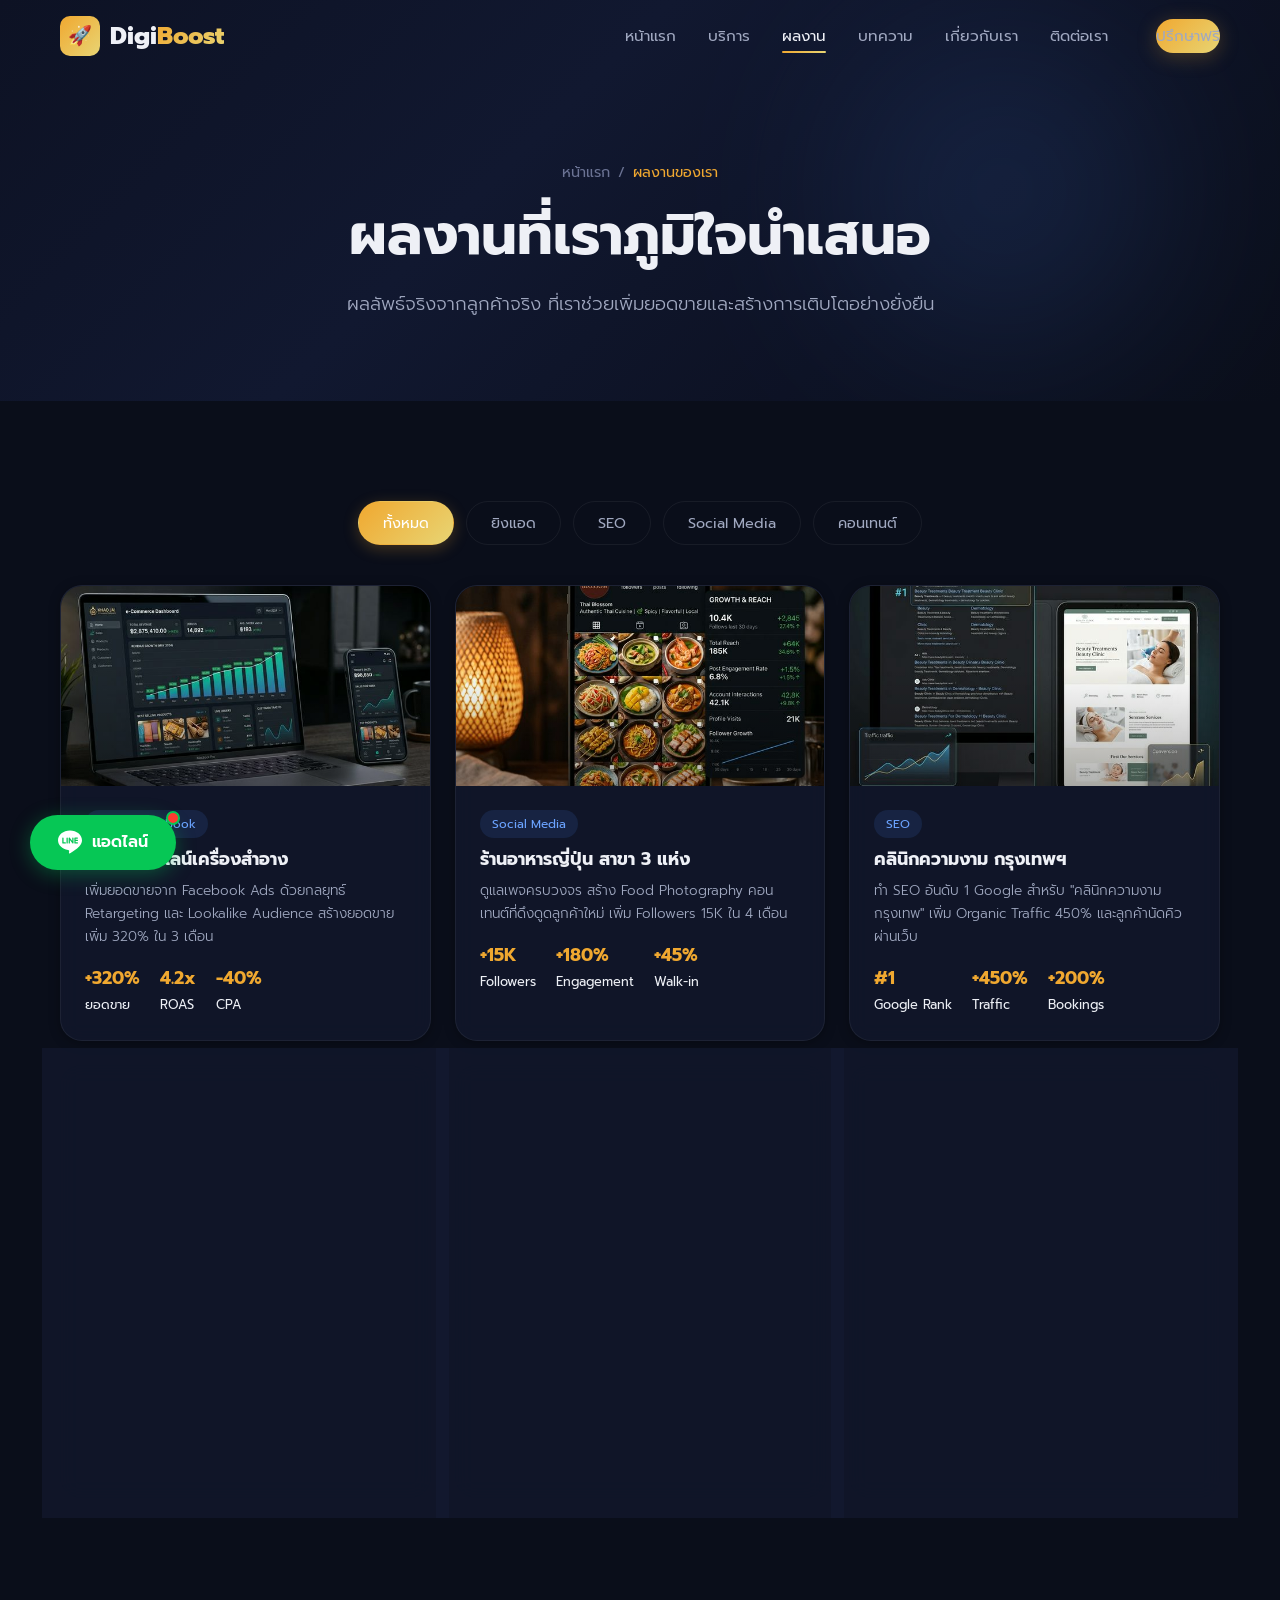
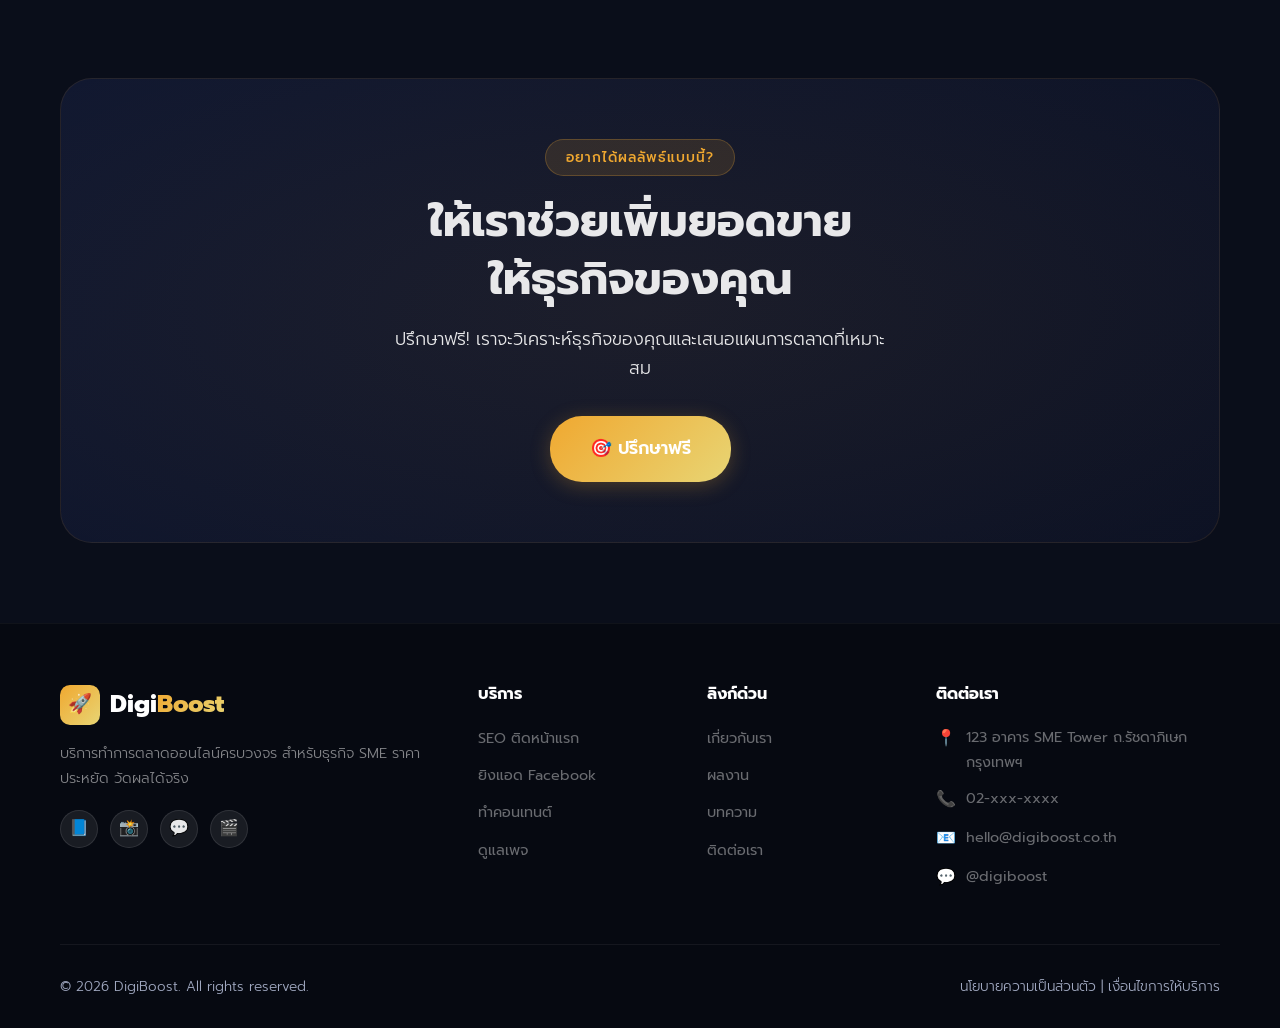
<file: portfolio.html>
<!DOCTYPE html>
<html lang="th">
<head>
  <meta charset="UTF-8">
  <meta name="viewport" content="width=device-width, initial-scale=1.0">
  <title>ผลงานของเรา — DigiBoost Portfolio & Case Studies</title>
  <meta name="description" content="ผลงานการตลาดออนไลน์จริงจากลูกค้าจริง ดูผลลัพธ์ SEO, ยิงแอด, คอนเทนต์ ที่เราสร้างให้ SME">
  <link rel="stylesheet" href="css/style.css">
  <link rel="icon" type="image/svg+xml" href="data:image/svg+xml,<svg xmlns='http://www.w3.org/2000/svg' viewBox='0 0 100 100'><text y='.9em' font-size='90'>🚀</text></svg>">
</head>
<body>

  <!-- Navigation -->
  <nav class="navbar" id="navbar">
    <div class="container">
      <a href="index.html" class="logo">
        <div class="logo-icon">🚀</div>
        <div class="logo-text">Digi<span class="highlight">Boost</span></div>
      </a>
      <ul class="nav-links" id="navLinks">
        <li><a href="index.html">หน้าแรก</a></li>
        <li><a href="services.html">บริการ</a></li>
        <li><a href="portfolio.html" class="active">ผลงาน</a></li>
        <li><a href="blog.html">บทความ</a></li>
        <li><a href="about.html">เกี่ยวกับเรา</a></li>
        <li><a href="contact.html">ติดต่อเรา</a></li>
        <li class="nav-cta"><a href="contact.html" class="btn btn-primary btn-sm">ปรึกษาฟรี</a></li>
      </ul>
      <div class="nav-toggle" id="navToggle">
        <span></span><span></span><span></span>
      </div>
    </div>
  </nav>

  <!-- Page Header -->
  <section class="page-header">
    <div class="orb orb-1"></div>
    <div class="container">
      <div class="breadcrumb">
        <a href="index.html">หน้าแรก</a>
        <span class="separator">/</span>
        <span class="current">ผลงานของเรา</span>
      </div>
      <h1>ผลงาน<span class="gradient-text">ที่เราภูมิใจ</span>นำเสนอ</h1>
      <p>ผลลัพธ์จริงจากลูกค้าจริง ที่เราช่วยเพิ่มยอดขายและสร้างการเติบโตอย่างยั่งยืน</p>
    </div>
  </section>

  <!-- Portfolio Section -->
  <section class="portfolio-showcase">
    <div class="container">
      <!-- Filters -->
      <div class="portfolio-filters reveal">
        <button class="filter-btn active" data-filter="all">ทั้งหมด</button>
        <button class="filter-btn" data-filter="ads">ยิงแอด</button>
        <button class="filter-btn" data-filter="seo">SEO</button>
        <button class="filter-btn" data-filter="social">Social Media</button>
        <button class="filter-btn" data-filter="content">คอนเทนต์</button>
      </div>

      <!-- Portfolio Grid -->
      <div class="portfolio-grid">
        <!-- Card 1 -->
        <div class="portfolio-card reveal" data-category="ads">
          <div class="card-image">
            <img src="images/portfolio-ecommerce.png" alt="ร้านค้าออนไลน์เครื่องสำอาง">
            <div class="overlay"></div>
          </div>
          <div class="card-body">
            <span class="tag">ยิงแอด Facebook</span>
            <h3>ร้านค้าออนไลน์เครื่องสำอาง</h3>
            <p>เพิ่มยอดขายจาก Facebook Ads ด้วยกลยุทธ์ Retargeting และ Lookalike Audience สร้างยอดขายเพิ่ม 320% ใน 3 เดือน</p>
            <div class="card-stats">
              <div class="stat"><strong>+320%</strong><span>ยอดขาย</span></div>
              <div class="stat"><strong>4.2x</strong><span>ROAS</span></div>
              <div class="stat"><strong>-40%</strong><span>CPA</span></div>
            </div>
          </div>
        </div>

        <!-- Card 2 -->
        <div class="portfolio-card reveal" data-category="social">
          <div class="card-image">
            <img src="images/portfolio-restaurant.png" alt="ร้านอาหารญี่ปุ่น">
            <div class="overlay"></div>
          </div>
          <div class="card-body">
            <span class="tag">Social Media</span>
            <h3>ร้านอาหารญี่ปุ่น สาขา 3 แห่ง</h3>
            <p>ดูแลเพจครบวงจร สร้าง Food Photography คอนเทนต์ที่ดึงดูดลูกค้าใหม่ เพิ่ม Followers 15K ใน 4 เดือน</p>
            <div class="card-stats">
              <div class="stat"><strong>+15K</strong><span>Followers</span></div>
              <div class="stat"><strong>+180%</strong><span>Engagement</span></div>
              <div class="stat"><strong>+45%</strong><span>Walk-in</span></div>
            </div>
          </div>
        </div>

        <!-- Card 3 -->
        <div class="portfolio-card reveal" data-category="seo">
          <div class="card-image">
            <img src="images/portfolio-clinic.png" alt="คลินิกความงาม">
            <div class="overlay"></div>
          </div>
          <div class="card-body">
            <span class="tag">SEO</span>
            <h3>คลินิกความงาม กรุงเทพฯ</h3>
            <p>ทำ SEO อันดับ 1 Google สำหรับ "คลินิกความงาม กรุงเทพ" เพิ่ม Organic Traffic 450% และลูกค้านัดคิวผ่านเว็บ</p>
            <div class="card-stats">
              <div class="stat"><strong>#1</strong><span>Google Rank</span></div>
              <div class="stat"><strong>+450%</strong><span>Traffic</span></div>
              <div class="stat"><strong>+200%</strong><span>Bookings</span></div>
            </div>
          </div>
        </div>

        <!-- Card 4 -->
        <div class="portfolio-card reveal" data-category="ads">
          <div class="card-image">
            <img src="images/portfolio-fashion.png" alt="แบรนด์แฟชั่น">
            <div class="overlay"></div>
          </div>
          <div class="card-body">
            <span class="tag">Google Ads</span>
            <h3>แบรนด์เสื้อผ้าแฟชั่น</h3>
            <p>แคมเปญ Google Shopping Ads ที่สร้างยอดขายออนไลน์เพิ่มขึ้น 280% ด้วยต้นทุนที่ต่ำกว่าเดิม</p>
            <div class="card-stats">
              <div class="stat"><strong>+280%</strong><span>Revenue</span></div>
              <div class="stat"><strong>5.1x</strong><span>ROAS</span></div>
              <div class="stat"><strong>-35%</strong><span>CPC</span></div>
            </div>
          </div>
        </div>

        <!-- Card 5 -->
        <div class="portfolio-card reveal" data-category="content">
          <div class="card-image">
            <img src="images/portfolio-ecommerce.png" alt="สถาบันภาษา">
            <div class="overlay"></div>
          </div>
          <div class="card-body">
            <span class="tag">คอนเทนต์</span>
            <h3>สถาบันภาษาออนไลน์</h3>
            <p>สร้างคอนเทนต์ Blog + วิดีโอ สอนภาษาอังกฤษฟรี ดึงดูดกลุ่มเป้าหมายที่ต้องการเรียนภาษา</p>
            <div class="card-stats">
              <div class="stat"><strong>+800%</strong><span>Traffic</span></div>
              <div class="stat"><strong>+120%</strong><span>Enrollments</span></div>
              <div class="stat"><strong>50K</strong><span>Views/เดือน</span></div>
            </div>
          </div>
        </div>

        <!-- Card 6 -->
        <div class="portfolio-card reveal" data-category="seo">
          <div class="card-image">
            <img src="images/portfolio-restaurant.png" alt="โรงแรม Boutique">
            <div class="overlay"></div>
          </div>
          <div class="card-body">
            <span class="tag">SEO + Content</span>
            <h3>โรงแรม Boutique หัวหิน</h3>
            <p>ทำ SEO + เขียน Blog รีวิวสถานที่ท่องเที่ยว ให้ติดอันดับ Google สำหรับคำค้นเรื่องที่พักหัวหิน</p>
            <div class="card-stats">
              <div class="stat"><strong>#3</strong><span>Google Rank</span></div>
              <div class="stat"><strong>+300%</strong><span>Bookings</span></div>
              <div class="stat"><strong>+500%</strong><span>Traffic</span></div>
            </div>
          </div>
        </div>
      </div>
    </div>
  </section>

  <!-- CTA -->
  <section class="cta-section">
    <div class="container">
      <div class="cta-box reveal">
        <span class="section-badge">อยากได้ผลลัพธ์แบบนี้?</span>
        <h2>ให้เราช่วย<span class="gradient-text">เพิ่มยอดขาย</span><br>ให้ธุรกิจของคุณ</h2>
        <p>ปรึกษาฟรี! เราจะวิเคราะห์ธุรกิจของคุณและเสนอแผนการตลาดที่เหมาะสม</p>
        <a href="contact.html" class="btn btn-primary btn-lg">🎯 ปรึกษาฟรี</a>
      </div>
    </div>
  </section>

  <!-- Footer -->
  <footer class="footer">
    <div class="container">
      <div class="footer-grid">
        <div class="footer-brand">
          <a href="index.html" class="logo">
            <div class="logo-icon">🚀</div>
            <div class="logo-text">Digi<span class="highlight">Boost</span></div>
          </a>
          <p>บริการทำการตลาดออนไลน์ครบวงจร สำหรับธุรกิจ SME ราคาประหยัด วัดผลได้จริง</p>
          <div class="footer-social">
            <a href="#" aria-label="Facebook">📘</a>
            <a href="#" aria-label="Instagram">📸</a>
            <a href="#" aria-label="Line">💬</a>
            <a href="#" aria-label="YouTube">🎬</a>
          </div>
        </div>
        <div>
          <h4>บริการ</h4>
          <ul class="footer-links">
            <li><a href="services.html">SEO ติดหน้าแรก</a></li>
            <li><a href="services.html">ยิงแอด Facebook</a></li>
            <li><a href="services.html">ทำคอนเทนต์</a></li>
            <li><a href="services.html">ดูแลเพจ</a></li>
          </ul>
        </div>
        <div>
          <h4>ลิงก์ด่วน</h4>
          <ul class="footer-links">
            <li><a href="about.html">เกี่ยวกับเรา</a></li>
            <li><a href="portfolio.html">ผลงาน</a></li>
            <li><a href="blog.html">บทความ</a></li>
            <li><a href="contact.html">ติดต่อเรา</a></li>
          </ul>
        </div>
        <div>
          <h4>ติดต่อเรา</h4>
          <ul class="footer-contact">
            <li><span class="icon">📍</span> 123 อาคาร SME Tower ถ.รัชดาภิเษก กรุงเทพฯ</li>
            <li><span class="icon">📞</span> 02-xxx-xxxx</li>
            <li><span class="icon">📧</span> hello@digiboost.co.th</li>
            <li><span class="icon">💬</span> @digiboost</li>
          </ul>
        </div>
      </div>
      <div class="footer-bottom">
        <p>&copy; 2026 DigiBoost. All rights reserved.</p>
        <p>นโยบายความเป็นส่วนตัว | เงื่อนไขการให้บริการ</p>
      </div>
    </div>
  </footer>

  <button class="back-to-top" id="backToTop" aria-label="Back to top">↑</button>
  <a href="https://line.me/R/ti/p/@digiboost" target="_blank" class="line-float-btn" aria-label="Add LINE"><span class="line-pulse"></span><svg viewBox="0 0 24 24" xmlns="http://www.w3.org/2000/svg"><path d="M19.365 9.863c.349 0 .63.285.63.631 0 .345-.281.63-.63.63H17.61v1.125h1.755c.349 0 .63.283.63.63 0 .344-.281.629-.63.629h-2.386c-.345 0-.627-.285-.627-.629V8.108c0-.345.282-.63.63-.63h2.386c.346 0 .627.285.627.63 0 .349-.281.63-.63.63H17.61v1.125h1.755zm-3.855 3.016c0 .27-.174.51-.432.596-.064.021-.133.031-.199.031-.211 0-.391-.09-.51-.25l-2.443-3.317v2.94c0 .344-.279.629-.631.629-.346 0-.626-.285-.626-.629V8.108c0-.27.173-.51.43-.595.06-.023.136-.033.194-.033.195 0 .375.104.495.254l2.462 3.33V8.108c0-.345.282-.63.63-.63.345 0 .63.285.63.63v4.771zm-5.741 0c0 .344-.282.629-.631.629-.345 0-.627-.285-.627-.629V8.108c0-.345.282-.63.63-.63.346 0 .628.285.628.63v4.771zm-2.466.629H4.917c-.345 0-.63-.285-.63-.629V8.108c0-.345.285-.63.63-.63.348 0 .63.285.63.63v4.141h1.756c.348 0 .629.283.629.63 0 .344-.282.629-.629.629M24 10.314C24 4.943 18.615.572 12 .572S0 4.943 0 10.314c0 4.811 4.27 8.842 10.035 9.608.391.082.923.258 1.058.59.12.301.079.766.038 1.08l-.164 1.02c-.045.301-.24 1.186 1.049.645 1.291-.539 6.916-4.078 9.436-6.975C23.176 14.393 24 12.458 24 10.314"/></svg>แอดไลน์</a>
  <script src="js/script.js"></script>
</body>
</html>
</file>
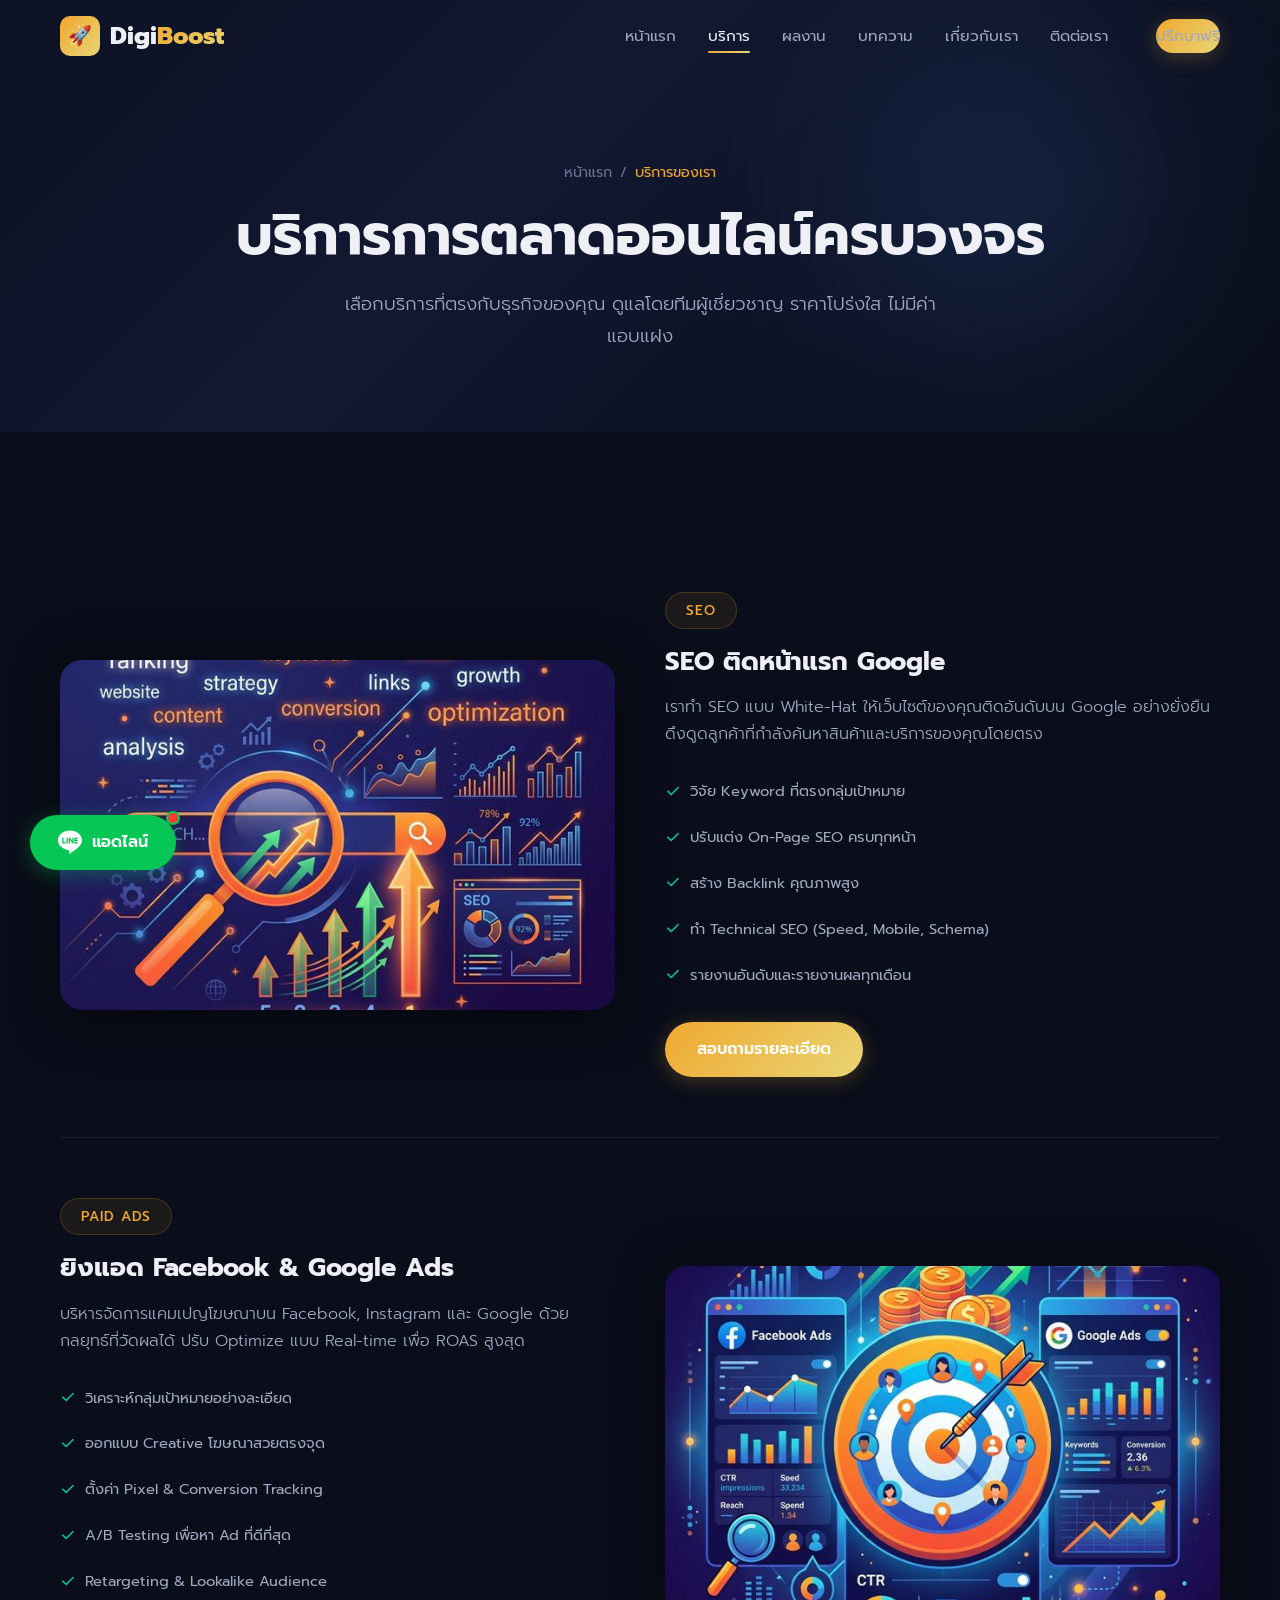
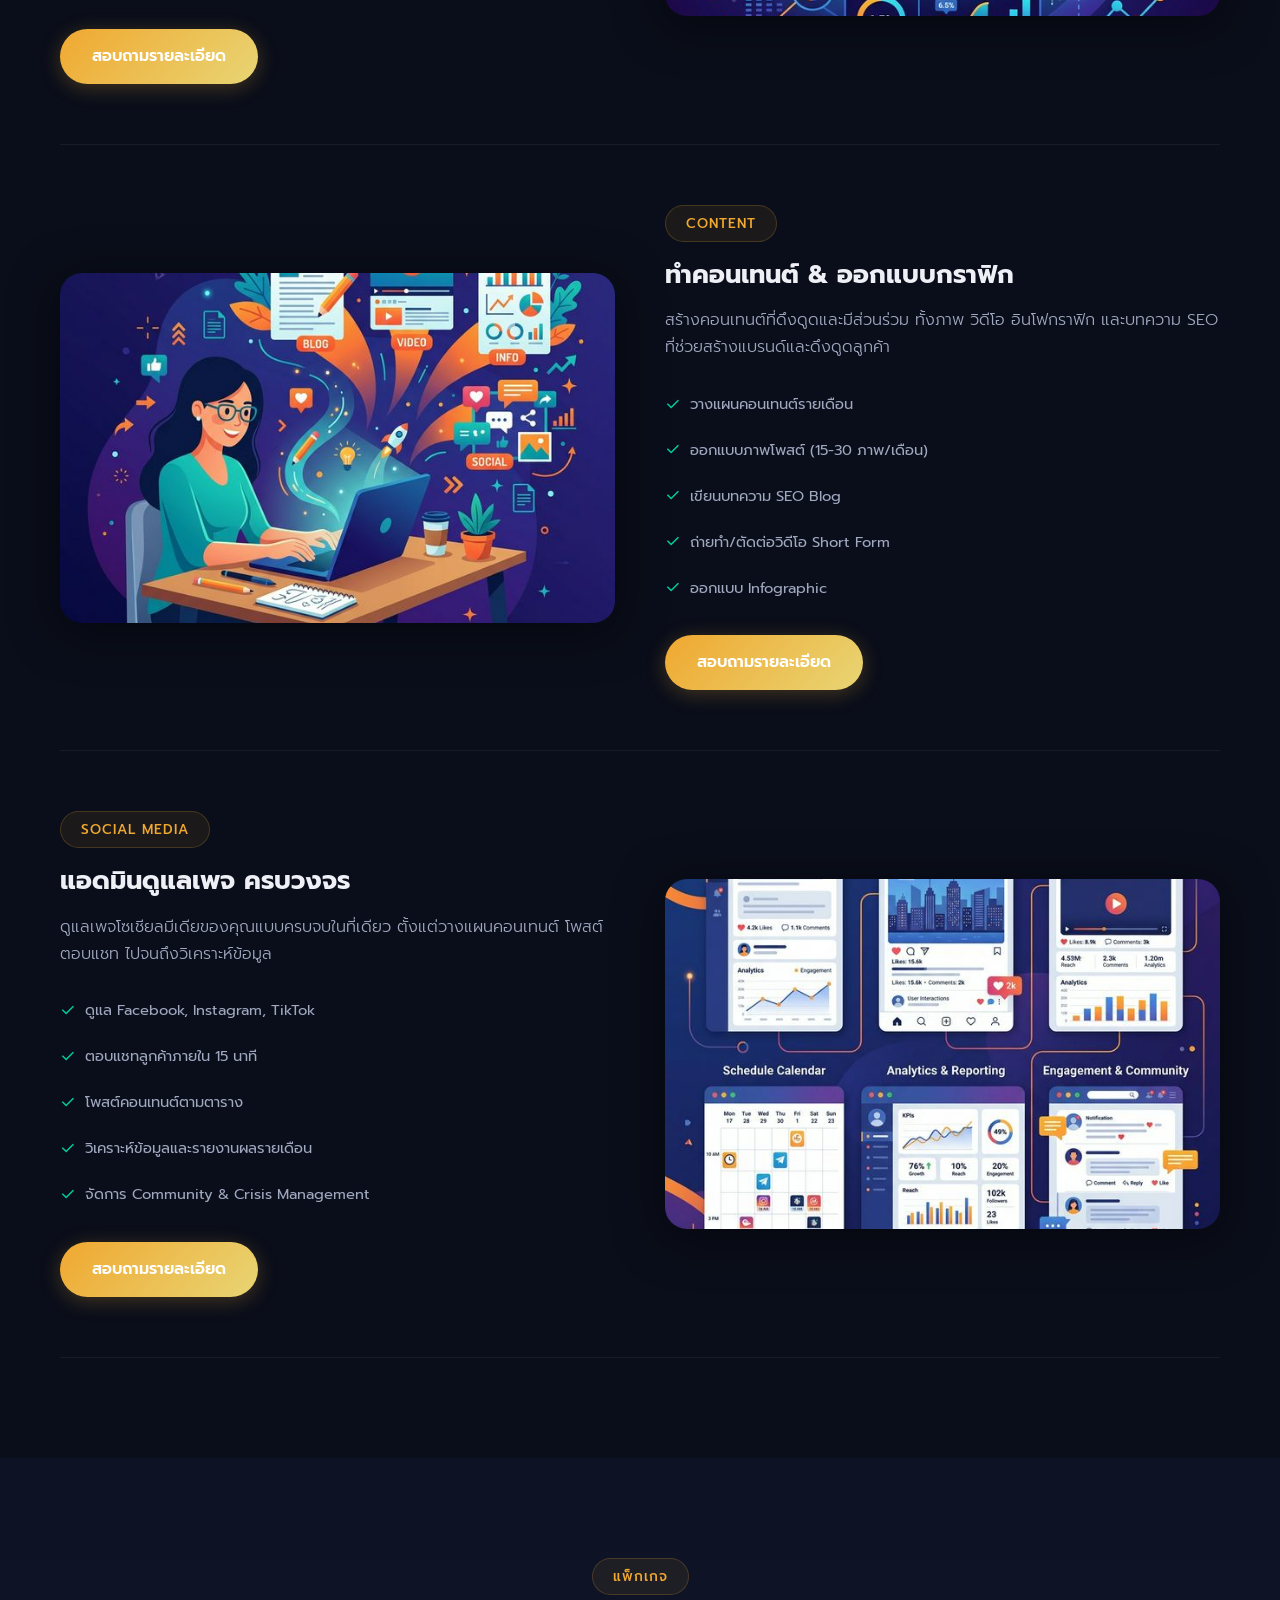
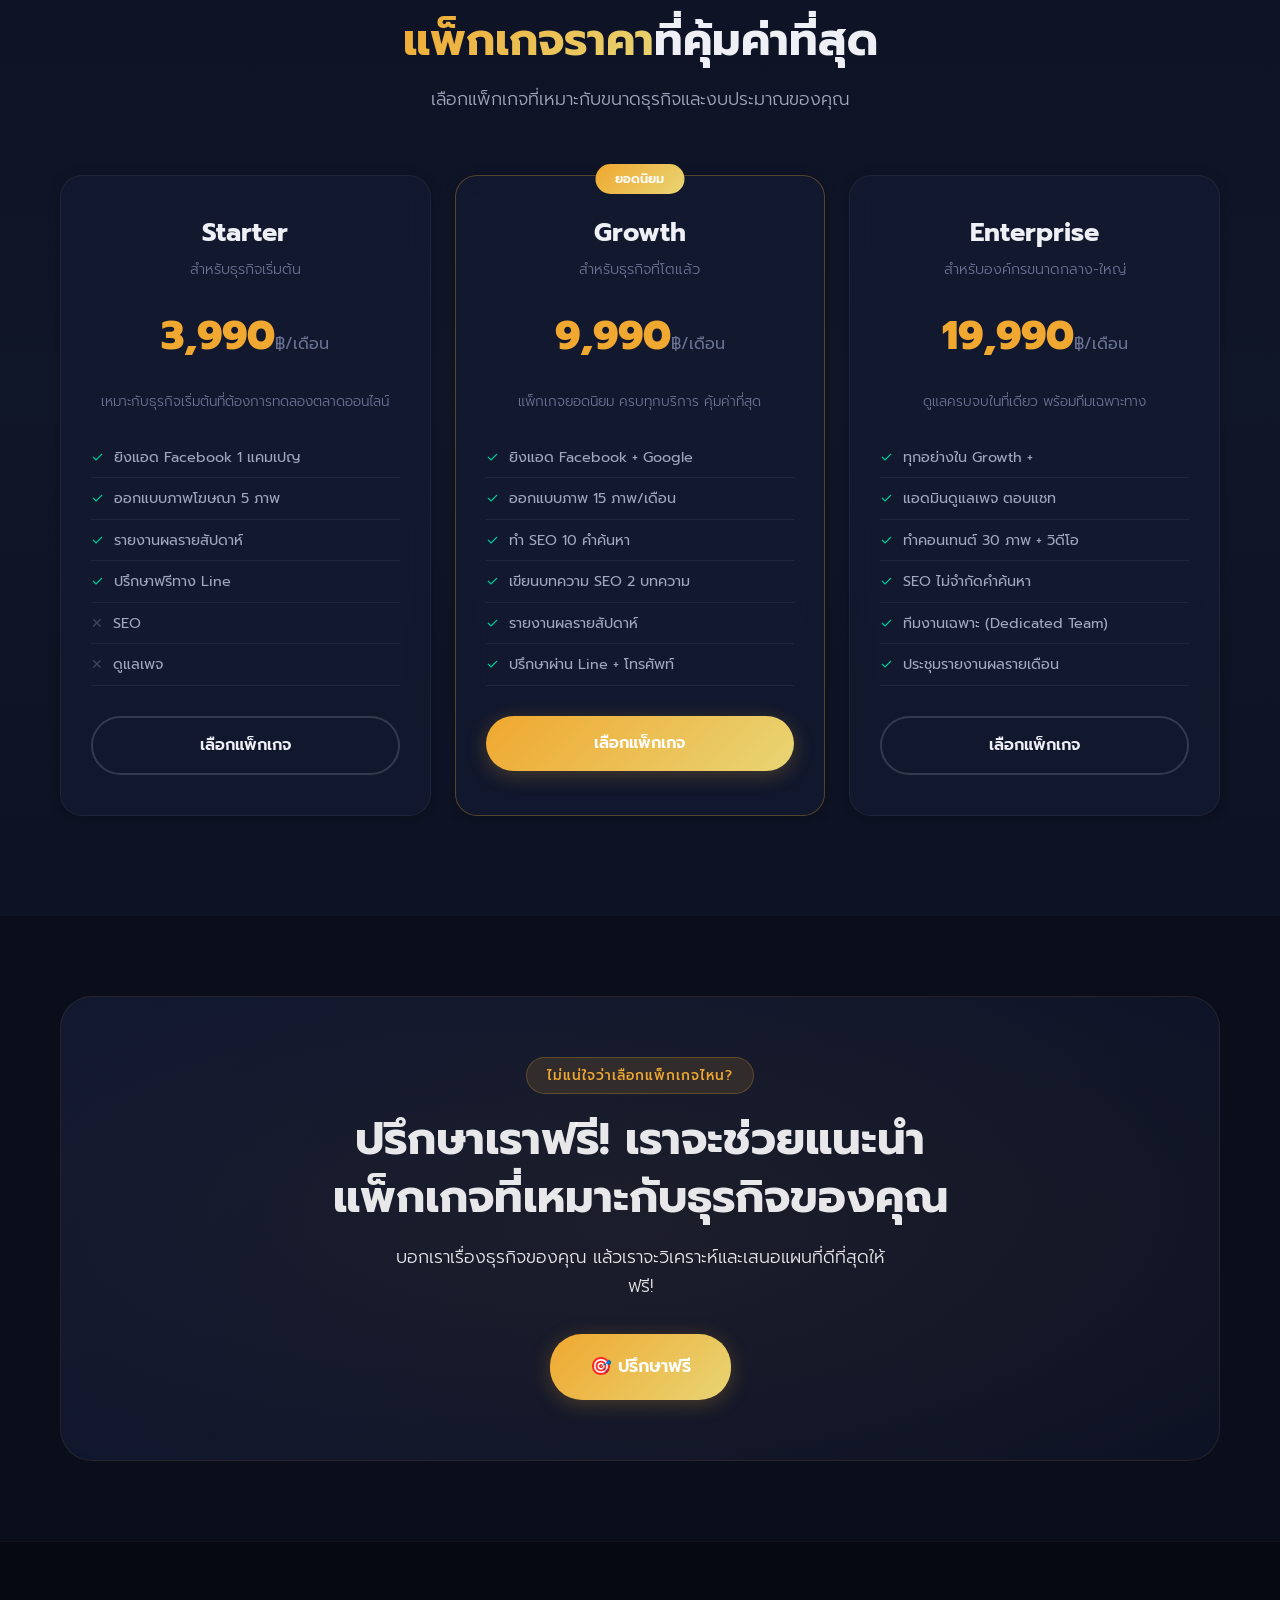
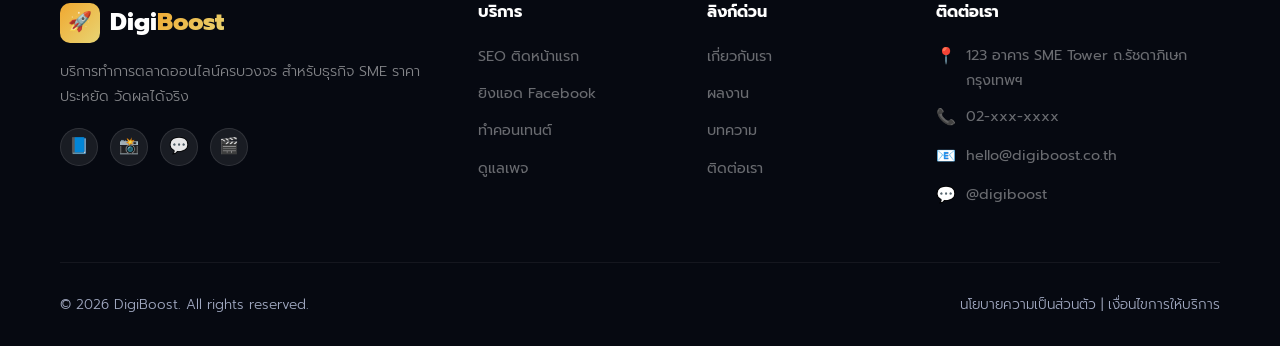
<file: services.html>
<!DOCTYPE html>
<html lang="th">
<head>
  <meta charset="UTF-8">
  <meta name="viewport" content="width=device-width, initial-scale=1.0">
  <title>บริการของเรา — DigiBoost การตลาดออนไลน์ครบวงจร</title>
  <meta name="description" content="บริการ SEO, ยิงแอด Facebook/Google, ทำคอนเทนต์, ดูแลเพจ แพ็กเกจราคาประหยัด เริ่มต้น 3,990 บาท สำหรับ SME">
  <link rel="stylesheet" href="css/style.css">
  <link rel="icon" type="image/svg+xml" href="data:image/svg+xml,<svg xmlns='http://www.w3.org/2000/svg' viewBox='0 0 100 100'><text y='.9em' font-size='90'>🚀</text></svg>">
</head>
<body>

  <!-- Navigation -->
  <nav class="navbar" id="navbar">
    <div class="container">
      <a href="index.html" class="logo">
        <div class="logo-icon">🚀</div>
        <div class="logo-text">Digi<span class="highlight">Boost</span></div>
      </a>
      <ul class="nav-links" id="navLinks">
        <li><a href="index.html">หน้าแรก</a></li>
        <li><a href="services.html" class="active">บริการ</a></li>
        <li><a href="portfolio.html">ผลงาน</a></li>
        <li><a href="blog.html">บทความ</a></li>
        <li><a href="about.html">เกี่ยวกับเรา</a></li>
        <li><a href="contact.html">ติดต่อเรา</a></li>
        <li class="nav-cta"><a href="contact.html" class="btn btn-primary btn-sm">ปรึกษาฟรี</a></li>
      </ul>
      <div class="nav-toggle" id="navToggle">
        <span></span><span></span><span></span>
      </div>
    </div>
  </nav>

  <!-- Page Header -->
  <section class="page-header">
    <div class="orb orb-1"></div>
    <div class="container">
      <div class="breadcrumb">
        <a href="index.html">หน้าแรก</a>
        <span class="separator">/</span>
        <span class="current">บริการของเรา</span>
      </div>
      <h1>บริการ<span class="gradient-text">การตลาดออนไลน์</span>ครบวงจร</h1>
      <p>เลือกบริการที่ตรงกับธุรกิจของคุณ ดูแลโดยทีมผู้เชี่ยวชาญ ราคาโปร่งใส ไม่มีค่าแอบแฝง</p>
    </div>
  </section>

  <!-- Service Details -->
  <section class="service-detail">
    <div class="container">
      <!-- SEO -->
      <div class="service-detail-card reveal">
        <div class="detail-image">
          <img src="images/service-seo.png" alt="บริการ SEO">
        </div>
        <div class="detail-content">
          <span class="section-badge">SEO</span>
          <h3>SEO ติดหน้าแรก Google</h3>
          <p>เราทำ SEO แบบ White-Hat ให้เว็บไซต์ของคุณติดอันดับบน Google อย่างยั่งยืน ดึงดูดลูกค้าที่กำลังค้นหาสินค้าและบริการของคุณโดยตรง</p>
          <ul class="feature-list">
            <li><span class="check">✓</span> วิจัย Keyword ที่ตรงกลุ่มเป้าหมาย</li>
            <li><span class="check">✓</span> ปรับแต่ง On-Page SEO ครบทุกหน้า</li>
            <li><span class="check">✓</span> สร้าง Backlink คุณภาพสูง</li>
            <li><span class="check">✓</span> ทำ Technical SEO (Speed, Mobile, Schema)</li>
            <li><span class="check">✓</span> รายงานอันดับและรายงานผลทุกเดือน</li>
          </ul>
          <a href="contact.html" class="btn btn-primary">สอบถามรายละเอียด</a>
        </div>
      </div>

      <!-- Facebook/Google Ads -->
      <div class="service-detail-card reveal">
        <div class="detail-image">
          <img src="images/service-ads.png" alt="บริการยิงแอด">
        </div>
        <div class="detail-content">
          <span class="section-badge">Paid Ads</span>
          <h3>ยิงแอด Facebook & Google Ads</h3>
          <p>บริหารจัดการแคมเปญโฆษณาบน Facebook, Instagram และ Google ด้วยกลยุทธ์ที่วัดผลได้ ปรับ Optimize แบบ Real-time เพื่อ ROAS สูงสุด</p>
          <ul class="feature-list">
            <li><span class="check">✓</span> วิเคราะห์กลุ่มเป้าหมายอย่างละเอียด</li>
            <li><span class="check">✓</span> ออกแบบ Creative โฆษณาสวยตรงจุด</li>
            <li><span class="check">✓</span> ตั้งค่า Pixel & Conversion Tracking</li>
            <li><span class="check">✓</span> A/B Testing เพื่อหา Ad ที่ดีที่สุด</li>
            <li><span class="check">✓</span> Retargeting & Lookalike Audience</li>
          </ul>
          <a href="contact.html" class="btn btn-primary">สอบถามรายละเอียด</a>
        </div>
      </div>

      <!-- Content Marketing -->
      <div class="service-detail-card reveal">
        <div class="detail-image">
          <img src="images/service-content.png" alt="บริการทำคอนเทนต์">
        </div>
        <div class="detail-content">
          <span class="section-badge">Content</span>
          <h3>ทำคอนเทนต์ & ออกแบบกราฟิก</h3>
          <p>สร้างคอนเทนต์ที่ดึงดูดและมีส่วนร่วม ทั้งภาพ วิดีโอ อินโฟกราฟิก และบทความ SEO ที่ช่วยสร้างแบรนด์และดึงดูดลูกค้า</p>
          <ul class="feature-list">
            <li><span class="check">✓</span> วางแผนคอนเทนต์รายเดือน</li>
            <li><span class="check">✓</span> ออกแบบภาพโพสต์ (15-30 ภาพ/เดือน)</li>
            <li><span class="check">✓</span> เขียนบทความ SEO Blog</li>
            <li><span class="check">✓</span> ถ่ายทำ/ตัดต่อวิดีโอ Short Form</li>
            <li><span class="check">✓</span> ออกแบบ Infographic</li>
          </ul>
          <a href="contact.html" class="btn btn-primary">สอบถามรายละเอียด</a>
        </div>
      </div>

      <!-- Social Media Management -->
      <div class="service-detail-card reveal">
        <div class="detail-image">
          <img src="images/service-social.png" alt="บริการดูแลเพจ">
        </div>
        <div class="detail-content">
          <span class="section-badge">Social Media</span>
          <h3>แอดมินดูแลเพจ ครบวงจร</h3>
          <p>ดูแลเพจโซเชียลมีเดียของคุณแบบครบจบในที่เดียว ตั้งแต่วางแผนคอนเทนต์ โพสต์ ตอบแชท ไปจนถึงวิเคราะห์ข้อมูล</p>
          <ul class="feature-list">
            <li><span class="check">✓</span> ดูแล Facebook, Instagram, TikTok</li>
            <li><span class="check">✓</span> ตอบแชทลูกค้าภายใน 15 นาที</li>
            <li><span class="check">✓</span> โพสต์คอนเทนต์ตามตาราง</li>
            <li><span class="check">✓</span> วิเคราะห์ข้อมูลและรายงานผลรายเดือน</li>
            <li><span class="check">✓</span> จัดการ Community & Crisis Management</li>
          </ul>
          <a href="contact.html" class="btn btn-primary">สอบถามรายละเอียด</a>
        </div>
      </div>
    </div>
  </section>

  <!-- Pricing -->
  <section class="pricing" id="pricing">
    <div class="container">
      <div class="section-header reveal">
        <span class="section-badge">แพ็กเกจ</span>
        <h2 class="section-title"><span class="gradient-text">แพ็กเกจราคา</span>ที่คุ้มค่าที่สุด</h2>
        <p class="section-subtitle">เลือกแพ็กเกจที่เหมาะกับขนาดธุรกิจและงบประมาณของคุณ</p>
      </div>
      <div class="pricing-grid">
        <!-- Starter -->
        <div class="pricing-card reveal">
          <h3>Starter</h3>
          <p style="color:var(--text-muted);font-size:0.9rem;">สำหรับธุรกิจเริ่มต้น</p>
          <div class="price">3,990<span>฿/เดือน</span></div>
          <p class="price-desc">เหมาะกับธุรกิจเริ่มต้นที่ต้องการทดลองตลาดออนไลน์</p>
          <ul class="features">
            <li><span class="check">✓</span> ยิงแอด Facebook 1 แคมเปญ</li>
            <li><span class="check">✓</span> ออกแบบภาพโฆษณา 5 ภาพ</li>
            <li><span class="check">✓</span> รายงานผลรายสัปดาห์</li>
            <li><span class="check">✓</span> ปรึกษาฟรีทาง Line</li>
            <li><span class="cross">✕</span> SEO</li>
            <li><span class="cross">✕</span> ดูแลเพจ</li>
          </ul>
          <a href="contact.html" class="btn btn-outline" style="width:100%;justify-content:center;">เลือกแพ็กเกจ</a>
        </div>

        <!-- Growth (Featured) -->
        <div class="pricing-card featured reveal">
          <h3>Growth</h3>
          <p style="color:var(--text-muted);font-size:0.9rem;">สำหรับธุรกิจที่โตแล้ว</p>
          <div class="price">9,990<span>฿/เดือน</span></div>
          <p class="price-desc">แพ็กเกจยอดนิยม ครบทุกบริการ คุ้มค่าที่สุด</p>
          <ul class="features">
            <li><span class="check">✓</span> ยิงแอด Facebook + Google</li>
            <li><span class="check">✓</span> ออกแบบภาพ 15 ภาพ/เดือน</li>
            <li><span class="check">✓</span> ทำ SEO 10 คำค้นหา</li>
            <li><span class="check">✓</span> เขียนบทความ SEO 2 บทความ</li>
            <li><span class="check">✓</span> รายงานผลรายสัปดาห์</li>
            <li><span class="check">✓</span> ปรึกษาผ่าน Line + โทรศัพท์</li>
          </ul>
          <a href="contact.html" class="btn btn-primary" style="width:100%;justify-content:center;">เลือกแพ็กเกจ</a>
        </div>

        <!-- Enterprise -->
        <div class="pricing-card reveal">
          <h3>Enterprise</h3>
          <p style="color:var(--text-muted);font-size:0.9rem;">สำหรับองค์กรขนาดกลาง-ใหญ่</p>
          <div class="price">19,990<span>฿/เดือน</span></div>
          <p class="price-desc">ดูแลครบจบในที่เดียว พร้อมทีมเฉพาะทาง</p>
          <ul class="features">
            <li><span class="check">✓</span> ทุกอย่างใน Growth +</li>
            <li><span class="check">✓</span> แอดมินดูแลเพจ ตอบแชท</li>
            <li><span class="check">✓</span> ทำคอนเทนต์ 30 ภาพ + วิดีโอ</li>
            <li><span class="check">✓</span> SEO ไม่จำกัดคำค้นหา</li>
            <li><span class="check">✓</span> ทีมงานเฉพาะ (Dedicated Team)</li>
            <li><span class="check">✓</span> ประชุมรายงานผลรายเดือน</li>
          </ul>
          <a href="contact.html" class="btn btn-outline" style="width:100%;justify-content:center;">เลือกแพ็กเกจ</a>
        </div>
      </div>
    </div>
  </section>

  <!-- CTA -->
  <section class="cta-section">
    <div class="container">
      <div class="cta-box reveal">
        <span class="section-badge">ไม่แน่ใจว่าเลือกแพ็กเกจไหน?</span>
        <h2>ปรึกษาเราฟรี! เราจะช่วยแนะนำ<br><span class="gradient-text">แพ็กเกจที่เหมาะกับธุรกิจ</span>ของคุณ</h2>
        <p>บอกเราเรื่องธุรกิจของคุณ แล้วเราจะวิเคราะห์และเสนอแผนที่ดีที่สุดให้ ฟรี!</p>
        <a href="contact.html" class="btn btn-primary btn-lg">🎯 ปรึกษาฟรี</a>
      </div>
    </div>
  </section>

  <!-- Footer -->
  <footer class="footer">
    <div class="container">
      <div class="footer-grid">
        <div class="footer-brand">
          <a href="index.html" class="logo">
            <div class="logo-icon">🚀</div>
            <div class="logo-text">Digi<span class="highlight">Boost</span></div>
          </a>
          <p>บริการทำการตลาดออนไลน์ครบวงจร สำหรับธุรกิจ SME ราคาประหยัด วัดผลได้จริง</p>
          <div class="footer-social">
            <a href="#" aria-label="Facebook">📘</a>
            <a href="#" aria-label="Instagram">📸</a>
            <a href="#" aria-label="Line">💬</a>
            <a href="#" aria-label="YouTube">🎬</a>
          </div>
        </div>
        <div>
          <h4>บริการ</h4>
          <ul class="footer-links">
            <li><a href="services.html">SEO ติดหน้าแรก</a></li>
            <li><a href="services.html">ยิงแอด Facebook</a></li>
            <li><a href="services.html">ทำคอนเทนต์</a></li>
            <li><a href="services.html">ดูแลเพจ</a></li>
          </ul>
        </div>
        <div>
          <h4>ลิงก์ด่วน</h4>
          <ul class="footer-links">
            <li><a href="about.html">เกี่ยวกับเรา</a></li>
            <li><a href="portfolio.html">ผลงาน</a></li>
            <li><a href="blog.html">บทความ</a></li>
            <li><a href="contact.html">ติดต่อเรา</a></li>
          </ul>
        </div>
        <div>
          <h4>ติดต่อเรา</h4>
          <ul class="footer-contact">
            <li><span class="icon">📍</span> 123 อาคาร SME Tower ถ.รัชดาภิเษก กรุงเทพฯ</li>
            <li><span class="icon">📞</span> 02-xxx-xxxx</li>
            <li><span class="icon">📧</span> hello@digiboost.co.th</li>
            <li><span class="icon">💬</span> @digiboost</li>
          </ul>
        </div>
      </div>
      <div class="footer-bottom">
        <p>&copy; 2026 DigiBoost. All rights reserved.</p>
        <p>นโยบายความเป็นส่วนตัว | เงื่อนไขการให้บริการ</p>
      </div>
    </div>
  </footer>

  <button class="back-to-top" id="backToTop" aria-label="Back to top">↑</button>
  <a href="https://line.me/R/ti/p/@digiboost" target="_blank" class="line-float-btn" aria-label="Add LINE">
    <span class="line-pulse"></span>
    <svg viewBox="0 0 24 24" xmlns="http://www.w3.org/2000/svg"><path d="M19.365 9.863c.349 0 .63.285.63.631 0 .345-.281.63-.63.63H17.61v1.125h1.755c.349 0 .63.283.63.63 0 .344-.281.629-.63.629h-2.386c-.345 0-.627-.285-.627-.629V8.108c0-.345.282-.63.63-.63h2.386c.346 0 .627.285.627.63 0 .349-.281.63-.63.63H17.61v1.125h1.755zm-3.855 3.016c0 .27-.174.51-.432.596-.064.021-.133.031-.199.031-.211 0-.391-.09-.51-.25l-2.443-3.317v2.94c0 .344-.279.629-.631.629-.346 0-.626-.285-.626-.629V8.108c0-.27.173-.51.43-.595.06-.023.136-.033.194-.033.195 0 .375.104.495.254l2.462 3.33V8.108c0-.345.282-.63.63-.63.345 0 .63.285.63.63v4.771zm-5.741 0c0 .344-.282.629-.631.629-.345 0-.627-.285-.627-.629V8.108c0-.345.282-.63.63-.63.346 0 .628.285.628.63v4.771zm-2.466.629H4.917c-.345 0-.63-.285-.63-.629V8.108c0-.345.285-.63.63-.63.348 0 .63.285.63.63v4.141h1.756c.348 0 .629.283.629.63 0 .344-.282.629-.629.629M24 10.314C24 4.943 18.615.572 12 .572S0 4.943 0 10.314c0 4.811 4.27 8.842 10.035 9.608.391.082.923.258 1.058.59.12.301.079.766.038 1.08l-.164 1.02c-.045.301-.24 1.186 1.049.645 1.291-.539 6.916-4.078 9.436-6.975C23.176 14.393 24 12.458 24 10.314"/></svg>
    แอดไลน์
  </a>
  <script src="js/script.js"></script>
</body>
</html>
</file>
<file: css/style.css>
/* ============================================
   DIGITAL MARKETING AGENCY - DESIGN SYSTEM
   คอนเซปต์: ราคาประหยัด สำหรับ SME
   ============================================ */

/* Google Fonts */
@import url('https://fonts.googleapis.com/css2?family=Inter:wght@300;400;500;600;700;800;900&family=Prompt:wght@300;400;500;600;700;800&display=swap');

/* ============================================
   CSS CUSTOM PROPERTIES
   ============================================ */
:root {
  /* Primary Colors - Deep Luxury Navy */
  --primary-dark: #0a0e1a;
  --primary: #0d1224;
  --primary-light: #141b33;
  
  /* Accent Colors - Premium Gold/Amber */
  --accent: #f0a830;
  --accent-hover: #f4bc5c;
  --accent-glow: rgba(240, 168, 48, 0.25);
  --accent-gradient: linear-gradient(135deg, #f0a830, #e8d574);
  
  /* Secondary Colors - Electric Blue */
  --secondary: #4f8fff;
  --secondary-light: #6ba3ff;
  --secondary-glow: rgba(79, 143, 255, 0.15);
  
  /* Neutral Colors - Dark Glass */
  --dark-bg: #0a0e1a;
  --card-bg: rgba(20, 27, 51, 0.6);
  --card-border: rgba(255, 255, 255, 0.06);
  --card-hover: rgba(30, 40, 70, 0.8);
  
  /* Text Colors */
  --text-primary: #eef0f6;
  --text-secondary: #a0a8c0;
  --text-muted: #6b7394;
  
  /* Gradients */
  --gradient-hero: linear-gradient(135deg, #0a0e1a 0%, #0d1224 40%, #111830 70%, #0a0e1a 100%);
  --gradient-section: linear-gradient(180deg, #0d1224 0%, #101729 50%, #0d1224 100%);
  --gradient-card: linear-gradient(145deg, rgba(20,27,51,0.7), rgba(15,20,40,0.5));
  --gradient-text: linear-gradient(135deg, #f0a830, #e8d574);
  --gradient-purple: linear-gradient(135deg, #4f8fff, #6ba3ff);
  
  /* Shadows */
  --shadow-sm: 0 2px 12px rgba(0, 0, 0, 0.3);
  --shadow-md: 0 4px 24px rgba(0, 0, 0, 0.4);
  --shadow-lg: 0 8px 48px rgba(0, 0, 0, 0.5);
  --shadow-glow: 0 8px 30px rgba(240, 168, 48, 0.15);
  --shadow-purple: 0 8px 30px rgba(79, 143, 255, 0.12);
  
  /* Spacing */
  --section-padding: 100px 0;
  --container-padding: 0 20px;
  
  /* Border Radius */
  --radius-sm: 10px;
  --radius-md: 14px;
  --radius-lg: 22px;
  --radius-xl: 32px;
  
  /* Transitions */
  --transition: all 0.3s cubic-bezier(0.4, 0, 0.2, 1);
  --transition-slow: all 0.6s cubic-bezier(0.4, 0, 0.2, 1);
}

/* ============================================
   CSS RESET & BASE
   ============================================ */
*, *::before, *::after {
  margin: 0;
  padding: 0;
  box-sizing: border-box;
}

html {
  scroll-behavior: smooth;
  font-size: 16px;
}

body {
  font-family: 'Prompt', 'Inter', sans-serif;
  background: var(--dark-bg);
  color: var(--text-primary);
  line-height: 1.7;
  overflow-x: hidden;
  -webkit-font-smoothing: antialiased;
  -moz-osx-font-smoothing: grayscale;
}

a {
  text-decoration: none;
  color: inherit;
  transition: var(--transition);
}

ul, ol {
  list-style: none;
}

img {
  max-width: 100%;
  height: auto;
  display: block;
}

.container {
  max-width: 1200px;
  margin: 0 auto;
  padding: var(--container-padding);
}

/* ============================================
   TYPOGRAPHY
   ============================================ */
h1, h2, h3, h4, h5, h6 {
  font-weight: 700;
  line-height: 1.3;
}

h1 { font-size: clamp(2.2rem, 5vw, 3.5rem); }
h2 { font-size: clamp(1.8rem, 4vw, 2.8rem); }
h3 { font-size: clamp(1.3rem, 2.5vw, 1.6rem); }
h4 { font-size: 1.2rem; }

p {
  color: var(--text-secondary);
  font-weight: 300;
}

.section-badge {
  display: inline-block;
  padding: 6px 20px;
  background: rgba(240, 168, 48, 0.08);
  border: 1px solid rgba(240, 168, 48, 0.2);
  border-radius: 50px;
  font-size: 0.85rem;
  font-weight: 500;
  color: var(--accent);
  letter-spacing: 1px;
  text-transform: uppercase;
  margin-bottom: 16px;
}

.section-title {
  margin-bottom: 16px;
}

.section-title .gradient-text {
  background: var(--gradient-text);
  -webkit-background-clip: text;
  -webkit-text-fill-color: transparent;
  background-clip: text;
}

.section-subtitle {
  font-size: 1.1rem;
  color: var(--text-secondary);
  max-width: 600px;
  margin: 0 auto 50px;
}

.section-header {
  text-align: center;
  margin-bottom: 60px;
}

/* ============================================
   BUTTONS
   ============================================ */
.btn {
  display: inline-flex;
  align-items: center;
  gap: 8px;
  padding: 14px 32px;
  border-radius: var(--radius-xl);
  font-family: 'Prompt', sans-serif;
  font-size: 1rem;
  font-weight: 600;
  border: none;
  cursor: pointer;
  transition: var(--transition);
  position: relative;
  overflow: hidden;
}

.btn-primary {
  background: var(--accent-gradient);
  color: white;
  box-shadow: 0 4px 20px var(--accent-glow);
}

.btn-primary:hover {
  transform: translateY(-3px);
  box-shadow: 0 8px 30px rgba(240, 168, 48, 0.4);
}

.btn-primary::after {
  content: '';
  position: absolute;
  top: 0;
  left: -100%;
  width: 100%;
  height: 100%;
  background: linear-gradient(90deg, transparent, rgba(255,255,255,0.2), transparent);
  transition: 0.5s;
}

.btn-primary:hover::after {
  left: 100%;
}

.btn-outline {
  background: transparent;
  color: var(--text-primary);
  border: 2px solid rgba(255, 255, 255, 0.15);
}

.btn-outline:hover {
  border-color: var(--accent);
  color: var(--accent);
  transform: translateY(-3px);
}

.btn-sm {
  padding: 10px 24px;
  font-size: 0.9rem;
}

.btn-lg {
  padding: 18px 40px;
  font-size: 1.1rem;
}

/* ============================================
   NAVIGATION
   ============================================ */
.navbar {
  position: fixed;
  top: 0;
  left: 0;
  right: 0;
  z-index: 1000;
  padding: 16px 0;
  transition: var(--transition);
}

.navbar.scrolled {
  background: rgba(10, 14, 26, 0.92);
  backdrop-filter: blur(20px);
  -webkit-backdrop-filter: blur(20px);
  border-bottom: 1px solid rgba(255,255,255,0.06);
  padding: 10px 0;
  box-shadow: 0 2px 20px rgba(0,0,0,0.4);
}

.navbar .container {
  display: flex;
  justify-content: space-between;
  align-items: center;
}

.logo {
  display: flex;
  align-items: center;
  gap: 10px;
  font-size: 1.5rem;
  font-weight: 800;
}

.logo-icon {
  width: 40px;
  height: 40px;
  background: var(--accent-gradient);
  border-radius: var(--radius-sm);
  display: flex;
  align-items: center;
  justify-content: center;
  font-size: 1.2rem;
}

.logo-text .highlight {
  background: var(--gradient-text);
  -webkit-background-clip: text;
  -webkit-text-fill-color: transparent;
  background-clip: text;
}

.nav-links {
  display: flex;
  gap: 32px;
  align-items: center;
}

.nav-links a {
  font-size: 0.95rem;
  font-weight: 400;
  color: var(--text-secondary);
  position: relative;
  padding: 4px 0;
}

.nav-links a:hover,
.nav-links a.active {
  color: var(--text-primary);
}

.nav-links a::after {
  content: '';
  position: absolute;
  bottom: -2px;
  left: 0;
  width: 0;
  height: 2px;
  background: var(--accent-gradient);
  transition: var(--transition);
  border-radius: 2px;
}

.nav-links a:hover::after,
.nav-links a.active::after {
  width: 100%;
}

.nav-cta {
  margin-left: 16px;
}

/* Mobile Nav Toggle */
.nav-toggle {
  display: none;
  flex-direction: column;
  gap: 5px;
  cursor: pointer;
  padding: 5px;
  z-index: 1001;
}

.nav-toggle span {
  width: 28px;
  height: 2px;
  background: var(--text-primary);
  border-radius: 2px;
  transition: var(--transition);
}

.nav-toggle.active span:nth-child(1) {
  transform: rotate(45deg) translate(5px, 5px);
}

.nav-toggle.active span:nth-child(2) {
  opacity: 0;
}

.nav-toggle.active span:nth-child(3) {
  transform: rotate(-45deg) translate(5px, -5px);
}

/* ============================================
   HERO SECTION
   ============================================ */
.hero {
  min-height: 100vh;
  display: flex;
  align-items: center;
  position: relative;
  overflow: hidden;
  padding-top: 80px;
}

.hero-bg {
  position: absolute;
  inset: 0;
  z-index: 0;
}

.hero-bg img {
  width: 100%;
  height: 100%;
  object-fit: cover;
  opacity: 0.08;
}

.hero-bg::after {
  content: '';
  position: absolute;
  inset: 0;
  background: var(--gradient-hero);
  opacity: 0.95;
}

.hero .container {
  position: relative;
  z-index: 1;
  display: grid;
  grid-template-columns: 1fr 1fr;
  gap: 60px;
  align-items: center;
}

.hero-content {
  max-width: 600px;
}

.hero-badge {
  display: inline-flex;
  align-items: center;
  gap: 8px;
  padding: 8px 20px;
  background: rgba(240, 168, 48, 0.08);
  border: 1px solid rgba(240, 168, 48, 0.15);
  border-radius: 50px;
  font-size: 0.85rem;
  color: var(--accent);
  margin-bottom: 24px;
  animation: fadeInUp 0.8s ease;
}

.hero-badge .dot {
  width: 8px;
  height: 8px;
  background: var(--accent);
  border-radius: 50%;
  animation: pulse 2s infinite;
}

.hero h1 {
  margin-bottom: 24px;
  animation: fadeInUp 0.8s ease 0.1s both;
}

.hero h1 .gradient-text {
  background: var(--gradient-text);
  -webkit-background-clip: text;
  -webkit-text-fill-color: transparent;
  background-clip: text;
}

.hero p {
  font-size: 1.15rem;
  margin-bottom: 36px;
  animation: fadeInUp 0.8s ease 0.2s both;
}

.hero-buttons {
  display: flex;
  gap: 16px;
  flex-wrap: wrap;
  animation: fadeInUp 0.8s ease 0.3s both;
}

.hero-stats {
  display: flex;
  gap: 40px;
  margin-top: 50px;
  padding-top: 30px;
  border-top: 1px solid var(--card-border);
  animation: fadeInUp 0.8s ease 0.4s both;
}

.stat-item h3 {
  font-size: 2rem;
  font-weight: 800;
  background: var(--gradient-text);
  -webkit-background-clip: text;
  -webkit-text-fill-color: transparent;
  background-clip: text;
}

.stat-item p {
  font-size: 0.85rem;
  color: var(--text-muted);
  margin-top: 4px;
}

.hero-image {
  position: relative;
  animation: fadeInRight 1s ease 0.3s both;
}

.hero-image img {
  border-radius: var(--radius-lg);
  box-shadow: var(--shadow-lg);
}

.hero-float-card {
  position: absolute;
  background: rgba(20, 27, 51, 0.85);
  backdrop-filter: blur(20px);
  border: 1px solid rgba(255,255,255,0.08);
  border-radius: var(--radius-md);
  padding: 16px 20px;
  display: flex;
  align-items: center;
  gap: 12px;
  animation: float 3s ease-in-out infinite;
  box-shadow: var(--shadow-md);
}

.hero-float-card.card-1 {
  bottom: 20%;
  left: -40px;
  animation-delay: 0s;
}

.hero-float-card.card-2 {
  top: 15%;
  right: -20px;
  animation-delay: 1.5s;
}

.hero-float-card .icon {
  width: 42px;
  height: 42px;
  border-radius: var(--radius-sm);
  display: flex;
  align-items: center;
  justify-content: center;
  font-size: 1.2rem;
}

.hero-float-card .icon.green {
  background: rgba(0, 206, 158, 0.15);
  color: #00ce9e;
}

.hero-float-card .icon.blue {
  background: rgba(108, 92, 231, 0.15);
  color: var(--secondary-light);
}

.hero-float-card .info span {
  font-size: 0.75rem;
  color: var(--text-muted);
}

.hero-float-card .info strong {
  display: block;
  font-size: 0.95rem;
}

/* Floating orbs */
.orb {
  position: absolute;
  border-radius: 50%;
  filter: blur(100px);
  opacity: 0.15;
  animation: orbFloat 8s ease-in-out infinite;
}

.orb-1 {
  width: 300px;
  height: 300px;
  background: var(--secondary);
  top: 10%;
  right: 10%;
  animation-delay: 0s;
}

.orb-2 {
  width: 200px;
  height: 200px;
  background: var(--accent);
  bottom: 20%;
  left: 5%;
  animation-delay: 4s;
}

/* ============================================
   SERVICES SECTION
   ============================================ */
.services {
  padding: var(--section-padding);
  position: relative;
}

.services-grid {
  display: grid;
  grid-template-columns: repeat(4, 1fr);
  gap: 24px;
}

.service-card {
  background: rgba(20, 27, 51, 0.6);
  backdrop-filter: blur(10px);
  border: 1px solid rgba(255,255,255,0.06);
  border-radius: var(--radius-lg);
  padding: 36px 28px;
  text-align: center;
  transition: var(--transition);
  position: relative;
  overflow: hidden;
  box-shadow: var(--shadow-sm);
}

.service-card::before {
  content: '';
  position: absolute;
  top: 0;
  left: 0;
  right: 0;
  height: 3px;
  background: var(--accent-gradient);
  transform: scaleX(0);
  transition: var(--transition);
}

.service-card:hover {
  transform: translateY(-8px);
  border-color: rgba(240, 168, 48, 0.2);
  box-shadow: var(--shadow-glow);
}

.service-card:hover::before {
  transform: scaleX(1);
}

.service-card .icon-box {
  width: 80px;
  height: 80px;
  margin: 0 auto 20px;
  border-radius: var(--radius-md);
  overflow: hidden;
}

.service-card .icon-box img {
  width: 100%;
  height: 100%;
  object-fit: cover;
}

.service-card h3 {
  margin-bottom: 12px;
  font-size: 1.1rem;
}

.service-card p {
  font-size: 0.9rem;
  line-height: 1.6;
  margin-bottom: 20px;
}

.service-card .price-tag {
  display: inline-block;
  padding: 6px 16px;
  background: rgba(240, 168, 48, 0.1);
  border-radius: 50px;
  font-size: 0.85rem;
  color: var(--accent);
  font-weight: 600;
}

/* ============================================
   WHY CHOOSE US
   ============================================ */
.why-us {
  padding: var(--section-padding);
  background: var(--gradient-section);
}

.why-us-grid {
  display: grid;
  grid-template-columns: repeat(3, 1fr);
  gap: 30px;
}

.why-card {
  background: rgba(20, 27, 51, 0.6);
  backdrop-filter: blur(10px);
  border: 1px solid rgba(255,255,255,0.06);
  border-radius: var(--radius-lg);
  padding: 40px 30px;
  text-align: center;
  transition: var(--transition);
  position: relative;
  box-shadow: var(--shadow-sm);
}

.why-card:hover {
  transform: translateY(-5px);
  box-shadow: var(--shadow-purple);
  border-color: rgba(79, 143, 255, 0.2);
}

.why-card .icon-circle {
  width: 70px;
  height: 70px;
  margin: 0 auto 20px;
  border-radius: 50%;
  display: flex;
  align-items: center;
  justify-content: center;
  font-size: 1.8rem;
  background: var(--gradient-purple);
  box-shadow: var(--shadow-purple);
}

.why-card h3 {
  margin-bottom: 12px;
}

.why-card p {
  font-size: 0.92rem;
}

/* ============================================
   PORTFOLIO SECTION
   ============================================ */
.portfolio {
  padding: var(--section-padding);
}

.portfolio-filters {
  display: flex;
  justify-content: center;
  gap: 12px;
  margin-bottom: 40px;
  flex-wrap: wrap;
}

.filter-btn {
  padding: 10px 24px;
  border: 1px solid var(--card-border);
  border-radius: 50px;
  background: transparent;
  color: var(--text-secondary);
  font-family: 'Prompt', sans-serif;
  font-size: 0.9rem;
  cursor: pointer;
  transition: var(--transition);
}

.filter-btn:hover,
.filter-btn.active {
  background: var(--accent-gradient);
  color: white;
  border-color: transparent;
  box-shadow: 0 4px 15px var(--accent-glow);
}

.portfolio-grid {
  display: grid;
  grid-template-columns: repeat(auto-fill, minmax(280px, 1fr));
  gap: 24px;
}

.portfolio-card {
  background: rgba(20, 27, 51, 0.6);
  backdrop-filter: blur(10px);
  border: 1px solid rgba(255,255,255,0.06);
  border-radius: var(--radius-lg);
  overflow: hidden;
  transition: var(--transition);
  cursor: pointer;
  box-shadow: var(--shadow-sm);
}

.portfolio-card:hover {
  transform: translateY(-5px);
  box-shadow: var(--shadow-glow);
}

.portfolio-card .card-image {
  width: 100%;
  height: 200px;
  overflow: hidden;
  position: relative;
}

.portfolio-card .card-image img {
  width: 100%;
  height: 100%;
  object-fit: cover;
  transition: var(--transition-slow);
}

.portfolio-card:hover .card-image img {
  transform: scale(1.08);
}

.portfolio-card .card-image .overlay {
  position: absolute;
  inset: 0;
  background: linear-gradient(180deg, transparent 40%, rgba(0,0,0,0.3) 100%);
}

.portfolio-card .card-body {
  padding: 24px;
}

.portfolio-card .card-body .tag {
  display: inline-block;
  padding: 4px 12px;
  background: rgba(79, 143, 255, 0.12);
  border-radius: 50px;
  font-size: 0.75rem;
  color: var(--secondary-light);
  margin-bottom: 10px;
}

.portfolio-card .card-body h3 {
  font-size: 1.1rem;
  margin-bottom: 8px;
}

.portfolio-card .card-body p {
  font-size: 0.85rem;
  margin-bottom: 16px;
}

.portfolio-card .card-stats {
  display: flex;
  gap: 20px;
}

.portfolio-card .card-stats .stat {
  font-size: 0.8rem;
}

.portfolio-card .card-stats .stat strong {
  color: var(--accent);
  display: block;
  font-size: 1.1rem;
}

/* ============================================
   TESTIMONIALS
   ============================================ */
.testimonials {
  padding: var(--section-padding);
  background: var(--gradient-section);
}

.testimonials-grid {
  display: grid;
  grid-template-columns: repeat(3, 1fr);
  gap: 24px;
}

.testimonial-card {
  background: rgba(20, 27, 51, 0.6);
  backdrop-filter: blur(10px);
  border: 1px solid rgba(255,255,255,0.06);
  border-radius: var(--radius-lg);
  padding: 32px;
  transition: var(--transition);
  box-shadow: var(--shadow-sm);
}

.testimonial-card:hover {
  transform: translateY(-4px);
  box-shadow: var(--shadow-md);
}

.testimonial-card .stars {
  color: #ffa500;
  font-size: 1.1rem;
  margin-bottom: 16px;
}

.testimonial-card .quote {
  font-size: 0.95rem;
  color: var(--text-secondary);
  font-style: italic;
  margin-bottom: 20px;
  line-height: 1.7;
}

.testimonial-card .author {
  display: flex;
  align-items: center;
  gap: 12px;
}

.testimonial-card .author-avatar {
  width: 46px;
  height: 46px;
  border-radius: 50%;
  background: var(--gradient-purple);
  display: flex;
  align-items: center;
  justify-content: center;
  font-size: 1.2rem;
  font-weight: 700;
  color: white;
}

.testimonial-card .author-info strong {
  font-size: 0.9rem;
  display: block;
}

.testimonial-card .author-info span {
  font-size: 0.8rem;
  color: var(--text-muted);
}

/* ============================================
   CTA SECTION
   ============================================ */
.cta-section {
  padding: 80px 0;
  position: relative;
  overflow: hidden;
}

.cta-box {
  background: linear-gradient(135deg, #111830, #0d1224);
  border: 1px solid rgba(240, 168, 48, 0.1);
  border-radius: var(--radius-xl);
  padding: 60px;
  text-align: center;
  position: relative;
  overflow: hidden;
  color: white;
}

.cta-box h2,
.cta-box p {
  color: rgba(255,255,255,0.9);
}

.cta-box .section-badge {
  background: rgba(240, 168, 48, 0.12);
  border-color: rgba(240, 168, 48, 0.25);
}

.cta-box::before {
  content: '';
  position: absolute;
  top: -50%;
  left: -50%;
  width: 200%;
  height: 200%;
  background: radial-gradient(ellipse, rgba(240,168,48,0.06), transparent 50%);
  animation: rotate 20s linear infinite;
}

.cta-box h2 {
  margin-bottom: 16px;
  position: relative;
}

.cta-box p {
  font-size: 1.1rem;
  margin-bottom: 32px;
  max-width: 500px;
  margin-left: auto;
  margin-right: auto;
  position: relative;
}

.cta-box .btn {
  position: relative;
}

/* ============================================
   FOOTER
   ============================================ */
.footer {
  padding: 60px 0 30px;
  background: #060911;
  border-top: 1px solid rgba(255,255,255,0.04);
  color: rgba(255,255,255,0.9);
}

.footer h4 {
  color: white !important;
}

.footer-brand p {
  color: rgba(255,255,255,0.5) !important;
}

.footer-links li a {
  color: rgba(255,255,255,0.4) !important;
}

.footer-links li a:hover {
  color: var(--accent) !important;
}

.footer-contact li {
  color: rgba(255,255,255,0.4) !important;
}

.footer-bottom {
  color: rgba(255,255,255,0.3) !important;
  border-top-color: rgba(255,255,255,0.06) !important;
}

.footer .logo-text {
  color: white;
}

.footer-grid {
  display: grid;
  grid-template-columns: 2fr 1fr 1fr 1.5fr;
  gap: 40px;
  margin-bottom: 40px;
}

.footer-brand p {
  font-size: 0.9rem;
  margin-top: 16px;
  line-height: 1.7;
}

.footer-social {
  display: flex;
  gap: 12px;
  margin-top: 20px;
}

.footer-social a {
  width: 38px;
  height: 38px;
  border-radius: 50%;
  background: rgba(255, 255, 255, 0.08);
  border: 1px solid rgba(255,255,255,0.1);
  display: flex;
  align-items: center;
  justify-content: center;
  font-size: 1rem;
  transition: var(--transition);
}

.footer-social a:hover {
  background: var(--accent-gradient);
  border-color: transparent;
  transform: translateY(-3px);
}

.footer h4 {
  margin-bottom: 20px;
  font-size: 1rem;
  color: var(--text-primary);
}

.footer-links li {
  margin-bottom: 10px;
}

.footer-links li a {
  color: var(--text-muted);
  font-size: 0.9rem;
}

.footer-links li a:hover {
  color: var(--accent);
  padding-left: 5px;
}

.footer-contact li {
  display: flex;
  gap: 10px;
  margin-bottom: 12px;
  font-size: 0.9rem;
  color: var(--text-muted);
}

.footer-contact li .icon {
  color: var(--accent);
  font-size: 1rem;
  min-width: 20px;
}

.footer-bottom {
  padding-top: 30px;
  border-top: 1px solid var(--card-border);
  display: flex;
  justify-content: space-between;
  align-items: center;
  font-size: 0.85rem;
  color: var(--text-muted);
}

/* ============================================
   PAGE HEADER (for inner pages)
   ============================================ */
.page-header {
  padding: 160px 0 80px;
  position: relative;
  overflow: hidden;
  text-align: center;
}

.page-header::before {
  content: '';
  position: absolute;
  inset: 0;
  background: linear-gradient(135deg, #0d1224 0%, #111830 40%, #0d1224 70%, #0a0e1a 100%);
}

.page-header .container {
  position: relative;
  z-index: 1;
}

.page-header h1 {
  margin-bottom: 16px;
}

.page-header p {
  font-size: 1.15rem;
  max-width: 600px;
  margin: 0 auto;
}

.breadcrumb {
  display: flex;
  justify-content: center;
  gap: 8px;
  margin-bottom: 16px;
  font-size: 0.9rem;
}

.breadcrumb a {
  color: var(--text-muted);
}

.breadcrumb a:hover {
  color: var(--accent);
}

.breadcrumb .separator {
  color: var(--text-muted);
}

.breadcrumb .current {
  color: var(--accent);
}

/* ============================================
   SERVICES DETAIL PAGE
   ============================================ */
.service-detail {
  padding: var(--section-padding);
}

.service-detail-card {
  display: grid;
  grid-template-columns: 1fr 1fr;
  gap: 50px;
  align-items: center;
  padding: 60px 0;
  border-bottom: 1px solid var(--card-border);
}

.service-detail-card:nth-child(even) {
  direction: rtl;
}

.service-detail-card:nth-child(even) > * {
  direction: ltr;
}

.service-detail-card .detail-image {
  border-radius: var(--radius-lg);
  overflow: hidden;
  box-shadow: var(--shadow-lg);
}

.service-detail-card .detail-image img {
  width: 100%;
  height: 350px;
  object-fit: cover;
  transition: var(--transition-slow);
}

.service-detail-card:hover .detail-image img {
  transform: scale(1.03);
}

.service-detail-card .detail-content h3 {
  font-size: 1.6rem;
  margin-bottom: 16px;
}

.service-detail-card .detail-content p {
  margin-bottom: 20px;
}

.service-detail-card .feature-list {
  margin-bottom: 24px;
}

.service-detail-card .feature-list li {
  display: flex;
  align-items: center;
  gap: 10px;
  padding: 8px 0;
  font-size: 0.92rem;
  color: var(--text-secondary);
}

.service-detail-card .feature-list li .check {
  color: #00ce9e;
  font-size: 1.1rem;
}

/* Pricing Section */
.pricing {
  padding: var(--section-padding);
  background: var(--gradient-section);
}

.pricing-grid {
  display: grid;
  grid-template-columns: repeat(3, 1fr);
  gap: 24px;
}

.pricing-card {
  background: rgba(20, 27, 51, 0.6);
  backdrop-filter: blur(10px);
  border: 1px solid rgba(255,255,255,0.06);
  border-radius: var(--radius-lg);
  padding: 40px 30px;
  text-align: center;
  transition: var(--transition);
  position: relative;
  box-shadow: var(--shadow-sm);
}

.pricing-card.featured {
  border-color: rgba(240, 168, 48, 0.3);
  transform: scale(1.05);
}

.pricing-card.featured::before {
  content: 'ยอดนิยม';
  position: absolute;
  top: -12px;
  left: 50%;
  transform: translateX(-50%);
  padding: 4px 20px;
  background: var(--accent-gradient);
  border-radius: 50px;
  font-size: 0.8rem;
  font-weight: 600;
  color: white;
}

.pricing-card:hover {
  transform: translateY(-5px);
  box-shadow: var(--shadow-glow);
}

.pricing-card.featured:hover {
  transform: scale(1.05) translateY(-5px);
}

.pricing-card h3 {
  margin-bottom: 8px;
}

.pricing-card .price {
  font-size: 2.5rem;
  font-weight: 800;
  color: var(--accent);
  margin: 20px 0;
}

.pricing-card .price span {
  font-size: 1rem;
  font-weight: 400;
  color: var(--text-muted);
}

.pricing-card .price-desc {
  font-size: 0.85rem;
  color: var(--text-muted);
  margin-bottom: 24px;
}

.pricing-card .features {
  text-align: left;
  margin-bottom: 30px;
}

.pricing-card .features li {
  display: flex;
  align-items: center;
  gap: 10px;
  padding: 8px 0;
  font-size: 0.9rem;
  color: var(--text-secondary);
  border-bottom: 1px solid rgba(255,255,255,0.06);
}

.pricing-card .features li .check {
  color: #00ce9e;
}

.pricing-card .features li .cross {
  color: rgba(255,255,255,0.2);
}

/* ============================================
   PORTFOLIO DETAIL PAGE
   ============================================ */
.portfolio-showcase {
  padding: var(--section-padding);
}

.portfolio-tabs {
  display: flex;
  justify-content: center;
  gap: 12px;
  margin-bottom: 40px;
  flex-wrap: wrap;
}

/* ============================================
   BLOG PAGE
   ============================================ */
.blog-section {
  padding: var(--section-padding);
}

.blog-grid {
  display: grid;
  grid-template-columns: 2fr 1fr;
  gap: 40px;
}

.blog-posts {
  display: flex;
  flex-direction: column;
  gap: 30px;
}

.blog-card {
  display: grid;
  grid-template-columns: 280px 1fr;
  background: rgba(20, 27, 51, 0.6);
  border: 1px solid rgba(255,255,255,0.06);
  border-radius: var(--radius-lg);
  overflow: hidden;
  transition: var(--transition);
  box-shadow: var(--shadow-sm);
}

.blog-card:hover {
  transform: translateY(-4px);
  box-shadow: var(--shadow-glow);
}

.blog-card .blog-image {
  width: 100%;
  height: 100%;
  min-height: 200px;
}

.blog-card .blog-image img {
  width: 100%;
  height: 100%;
  object-fit: cover;
}

.blog-card .blog-content {
  padding: 28px;
}

.blog-card .blog-meta {
  display: flex;
  gap: 16px;
  margin-bottom: 12px;
  font-size: 0.8rem;
  color: var(--text-muted);
}

.blog-card .blog-meta .category {
  color: var(--accent);
}

.blog-card h3 {
  font-size: 1.15rem;
  margin-bottom: 10px;
  transition: var(--transition);
}

.blog-card:hover h3 {
  color: var(--accent);
}

.blog-card .excerpt {
  font-size: 0.9rem;
  margin-bottom: 16px;
}

.blog-card .read-more {
  font-size: 0.9rem;
  color: var(--accent);
  font-weight: 500;
  display: inline-flex;
  align-items: center;
  gap: 6px;
}

.blog-card .read-more:hover {
  gap: 12px;
}

/* Blog Sidebar */
.blog-sidebar {
  display: flex;
  flex-direction: column;
  gap: 30px;
}

.sidebar-widget {
  background: rgba(20, 27, 51, 0.6);
  border: 1px solid rgba(255,255,255,0.06);
  border-radius: var(--radius-lg);
  padding: 28px;
  box-shadow: var(--shadow-sm);
}

.sidebar-widget h4 {
  margin-bottom: 20px;
  font-size: 1.05rem;
  padding-bottom: 12px;
  border-bottom: 1px solid var(--card-border);
}

.sidebar-widget .category-list li {
  display: flex;
  justify-content: space-between;
  padding: 10px 0;
  border-bottom: 1px solid rgba(0,0,0,0.06);
  font-size: 0.9rem;
}

.sidebar-widget .category-list li a {
  color: var(--text-secondary);
}

.sidebar-widget .category-list li a:hover {
  color: var(--accent);
}

.sidebar-widget .category-list li .count {
  color: var(--text-muted);
  font-size: 0.8rem;
}

/* ============================================
   ABOUT PAGE
   ============================================ */
.about-story {
  padding: var(--section-padding);
}

.about-grid {
  display: grid;
  grid-template-columns: 1fr 1fr;
  gap: 60px;
  align-items: center;
}

.about-image {
  border-radius: var(--radius-lg);
  overflow: hidden;
  box-shadow: var(--shadow-lg);
}

.about-image img {
  width: 100%;
  height: 400px;
  object-fit: cover;
}

.about-content h2 {
  margin-bottom: 20px;
}

.about-content p {
  margin-bottom: 16px;
}

/* Team Section */
.team {
  padding: var(--section-padding);
  background: var(--gradient-section);
}

.team-grid {
  display: grid;
  grid-template-columns: repeat(4, 1fr);
  gap: 24px;
}

.team-card {
  background: rgba(20, 27, 51, 0.6);
  border: 1px solid rgba(255,255,255,0.06);
  border-radius: var(--radius-lg);
  overflow: hidden;
  text-align: center;
  transition: var(--transition);
  box-shadow: var(--shadow-sm);
}

.team-card:hover {
  transform: translateY(-6px);
  box-shadow: var(--shadow-md);
}

.team-card .team-photo {
  width: 100%;
  height: 260px;
  overflow: hidden;
}

.team-card .team-photo img {
  width: 100%;
  height: 100%;
  object-fit: cover;
  transition: var(--transition-slow);
}

.team-card:hover .team-photo img {
  transform: scale(1.05);
}

.team-card .team-info {
  padding: 24px;
}

.team-card .team-info h3 {
  font-size: 1.05rem;
  margin-bottom: 4px;
}

.team-card .team-info .role {
  font-size: 0.85rem;
  color: var(--accent);
  margin-bottom: 12px;
}

.team-card .team-info p {
  font-size: 0.85rem;
}

/* Values */
.values {
  padding: var(--section-padding);
}

.values-grid {
  display: grid;
  grid-template-columns: repeat(4, 1fr);
  gap: 24px;
}

.value-card {
  background: rgba(20, 27, 51, 0.6);
  border: 1px solid rgba(255,255,255,0.06);
  border-radius: var(--radius-lg);
  padding: 32px 24px;
  text-align: center;
  transition: var(--transition);
  box-shadow: var(--shadow-sm);
}

.value-card:hover {
  transform: translateY(-5px);
  border-color: rgba(240, 168, 48, 0.15);
  box-shadow: var(--shadow-glow);
}

.value-card .icon {
  font-size: 2.5rem;
  margin-bottom: 16px;
}

.value-card h3 {
  margin-bottom: 10px;
  font-size: 1.05rem;
}

.value-card p {
  font-size: 0.88rem;
}

/* ============================================
   CONTACT PAGE
   ============================================ */
.contact-section {
  padding: var(--section-padding);
}

.contact-grid {
  display: grid;
  grid-template-columns: 1fr 1fr;
  gap: 50px;
}

.contact-info-cards {
  display: flex;
  flex-direction: column;
  gap: 20px;
}

.contact-card {
  background: rgba(20, 27, 51, 0.6);
  border: 1px solid rgba(255,255,255,0.06);
  border-radius: var(--radius-lg);
  padding: 28px;
  display: flex;
  align-items: center;
  gap: 20px;
  transition: var(--transition);
  box-shadow: var(--shadow-sm);
}

.contact-card:hover {
  transform: translateX(5px);
  border-color: rgba(240, 168, 48, 0.15);
  box-shadow: var(--shadow-glow);
}

.contact-card .icon {
  width: 56px;
  height: 56px;
  border-radius: var(--radius-md);
  background: rgba(240, 168, 48, 0.1);
  display: flex;
  align-items: center;
  justify-content: center;
  font-size: 1.4rem;
  flex-shrink: 0;
}

.contact-card h4 {
  margin-bottom: 4px;
}

.contact-card p {
  font-size: 0.9rem;
}

.contact-card a {
  color: var(--accent);
  font-size: 0.9rem;
}

.contact-form-wrapper {
  background: rgba(20, 27, 51, 0.6);
  border: 1px solid rgba(255,255,255,0.06);
  border-radius: var(--radius-lg);
  padding: 40px;
  box-shadow: var(--shadow-sm);
}

.contact-form-wrapper h3 {
  margin-bottom: 24px;
}

.form-group {
  margin-bottom: 20px;
}

.form-group label {
  display: block;
  margin-bottom: 8px;
  font-size: 0.9rem;
  color: var(--text-secondary);
}

.form-group input,
.form-group select,
.form-group textarea {
  width: 100%;
  padding: 14px 18px;
  background: rgba(10, 14, 26, 0.6);
  border: 1px solid rgba(255,255,255,0.08);
  border-radius: var(--radius-sm);
  color: var(--text-primary);
  font-family: 'Prompt', sans-serif;
  font-size: 0.95rem;
  transition: var(--transition);
}

.form-group input:focus,
.form-group select:focus,
.form-group textarea:focus {
  outline: none;
  border-color: var(--accent);
  box-shadow: 0 0 0 3px rgba(240, 168, 48, 0.15);
}

.form-group textarea {
  height: 140px;
  resize: vertical;
}

.form-row {
  display: grid;
  grid-template-columns: 1fr 1fr;
  gap: 16px;
}

.form-success {
  display: none;
  text-align: center;
  padding: 40px;
}

.form-success .icon {
  font-size: 3rem;
  margin-bottom: 16px;
}

.form-success h3 {
  margin-bottom: 8px;
  color: #00ce9e;
}

/* ============================================
   COUNTER ANIMATION
   ============================================ */
.counter-section {
  padding: 60px 0;
  background: linear-gradient(135deg, #111830, #0d1224);
  border-top: 1px solid rgba(255,255,255,0.04);
  border-bottom: 1px solid rgba(255,255,255,0.04);
  color: white;
}

.counter-item p {
  color: rgba(255,255,255,0.6) !important;
}

.counter-grid {
  display: grid;
  grid-template-columns: repeat(4, 1fr);
  gap: 30px;
  text-align: center;
}

.counter-item h3 {
  font-size: 2.5rem;
  font-weight: 800;
  background: var(--gradient-text);
  -webkit-background-clip: text;
  -webkit-text-fill-color: transparent;
  background-clip: text;
}

.counter-item p {
  margin-top: 8px;
  font-size: 0.9rem;
}

/* ============================================
   SCROLL REVEAL ANIMATION
   ============================================ */
.reveal {
  opacity: 0;
  transform: translateY(30px);
  transition: all 0.8s cubic-bezier(0.4, 0, 0.2, 1);
}

.reveal.active {
  opacity: 1;
  transform: translateY(0);
}

/* ============================================
   KEYFRAMES
   ============================================ */
@keyframes fadeInUp {
  from {
    opacity: 0;
    transform: translateY(30px);
  }
  to {
    opacity: 1;
    transform: translateY(0);
  }
}

@keyframes fadeInRight {
  from {
    opacity: 0;
    transform: translateX(30px);
  }
  to {
    opacity: 1;
    transform: translateX(0);
  }
}

@keyframes float {
  0%, 100% { transform: translateY(0); }
  50% { transform: translateY(-12px); }
}

@keyframes pulse {
  0%, 100% { opacity: 1; }
  50% { opacity: 0.3; }
}

@keyframes orbFloat {
  0%, 100% { transform: translate(0, 0); }
  25% { transform: translate(20px, -20px); }
  50% { transform: translate(-10px, 20px); }
  75% { transform: translate(15px, -10px); }
}

@keyframes rotate {
  from { transform: rotate(0deg); }
  to { transform: rotate(360deg); }
}

/* ============================================
   BACK TO TOP
   ============================================ */
.back-to-top {
  position: fixed;
  bottom: 30px;
  right: 30px;
  width: 48px;
  height: 48px;
  border-radius: 50%;
  background: var(--accent-gradient);
  color: #0a0e1a;
  border: none;
  cursor: pointer;
  display: flex;
  align-items: center;
  justify-content: center;
  font-size: 1.2rem;
  font-weight: 700;
  opacity: 0;
  visibility: hidden;
  transition: var(--transition);
  box-shadow: 0 4px 15px var(--accent-glow);
  z-index: 999;
}

.back-to-top.visible {
  opacity: 1;
  visibility: visible;
}

.back-to-top:hover {
  transform: translateY(-3px);
}

/* ============================================
   LINE FLOATING BUTTON
   ============================================ */
.line-float-btn {
  position: fixed;
  bottom: 30px;
  left: 30px;
  display: flex;
  align-items: center;
  gap: 10px;
  padding: 14px 28px;
  background: #06c755;
  color: white;
  border-radius: var(--radius-xl);
  font-family: 'Prompt', sans-serif;
  font-size: 1rem;
  font-weight: 600;
  text-decoration: none;
  z-index: 999;
  box-shadow: 0 4px 20px rgba(6, 199, 85, 0.35);
  transition: var(--transition);
  animation: lineFloat 3s ease-in-out infinite;
}

.line-float-btn:hover {
  transform: translateY(-4px) scale(1.05);
  box-shadow: 0 8px 32px rgba(6, 199, 85, 0.5);
}

.line-float-btn svg {
  width: 24px;
  height: 24px;
  fill: white;
}

.line-float-btn .line-pulse {
  position: absolute;
  top: -4px;
  right: -4px;
  width: 14px;
  height: 14px;
  background: #ff3b30;
  border-radius: 50%;
  border: 2px solid #06c755;
  animation: pulse 1.5s infinite;
}

@keyframes lineFloat {
  0%, 100% { transform: translateY(0); }
  50% { transform: translateY(-6px); }
}

/* ============================================
   RESPONSIVE DESIGN
   ============================================ */
@media (max-width: 1024px) {
  .hero .container {
    grid-template-columns: 1fr;
    text-align: center;
  }
  
  .hero-content {
    max-width: 100%;
  }
  
  .hero-buttons {
    justify-content: center;
  }
  
  .hero-stats {
    justify-content: center;
  }
  
  .hero-image {
    display: none;
  }
  
  .services-grid {
    grid-template-columns: repeat(2, 1fr);
  }
  
  .why-us-grid {
    grid-template-columns: repeat(2, 1fr);
  }
  
  .pricing-grid {
    grid-template-columns: repeat(2, 1fr);
  }
  
  .pricing-card.featured {
    transform: none;
  }
  
  .pricing-card.featured:hover {
    transform: translateY(-5px);
  }
  
  .footer-grid {
    grid-template-columns: repeat(2, 1fr);
  }
  
  .team-grid {
    grid-template-columns: repeat(2, 1fr);
  }
  
  .values-grid {
    grid-template-columns: repeat(2, 1fr);
  }
  
  .blog-card {
    grid-template-columns: 1fr;
  }
  
  .blog-grid {
    grid-template-columns: 1fr;
  }
  
  .about-grid {
    grid-template-columns: 1fr;
  }
  
  .service-detail-card {
    grid-template-columns: 1fr;
  }
  
  .service-detail-card:nth-child(even) {
    direction: ltr;
  }
}

@media (max-width: 768px) {
  .nav-links {
    position: fixed;
    top: 0;
    left: 0;
    right: 0;
    bottom: 0;
    background: rgba(10, 14, 26, 0.98);
    backdrop-filter: blur(20px);
    flex-direction: column;
    justify-content: center;
    gap: 24px;
    opacity: 0;
    visibility: hidden;
    transition: var(--transition);
  }
  
  .nav-links.active {
    opacity: 1;
    visibility: visible;
  }
  
  .nav-links a {
    font-size: 1.2rem;
  }
  
  .nav-toggle {
    display: flex;
  }
  
  .nav-cta {
    margin-left: 0;
  }
  
  .services-grid {
    grid-template-columns: 1fr;
  }
  
  .why-us-grid {
    grid-template-columns: 1fr;
  }
  
  .testimonials-grid {
    grid-template-columns: 1fr;
  }
  
  .pricing-grid {
    grid-template-columns: 1fr;
  }
  
  .counter-grid {
    grid-template-columns: repeat(2, 1fr);
  }
  
  .contact-grid {
    grid-template-columns: 1fr;
  }
  
  .footer-grid {
    grid-template-columns: 1fr;
  }
  
  .footer-bottom {
    flex-direction: column;
    gap: 10px;
    text-align: center;
  }
  
  .team-grid {
    grid-template-columns: 1fr;
  }
  
  .values-grid {
    grid-template-columns: 1fr;
  }
  
  .form-row {
    grid-template-columns: 1fr;
  }
  
  .hero-stats {
    flex-direction: column;
    gap: 20px;
    align-items: center;
  }
  
  .cta-box {
    padding: 40px 24px;
  }
  
  .portfolio-grid {
    grid-template-columns: 1fr;
  }
}
</file>
